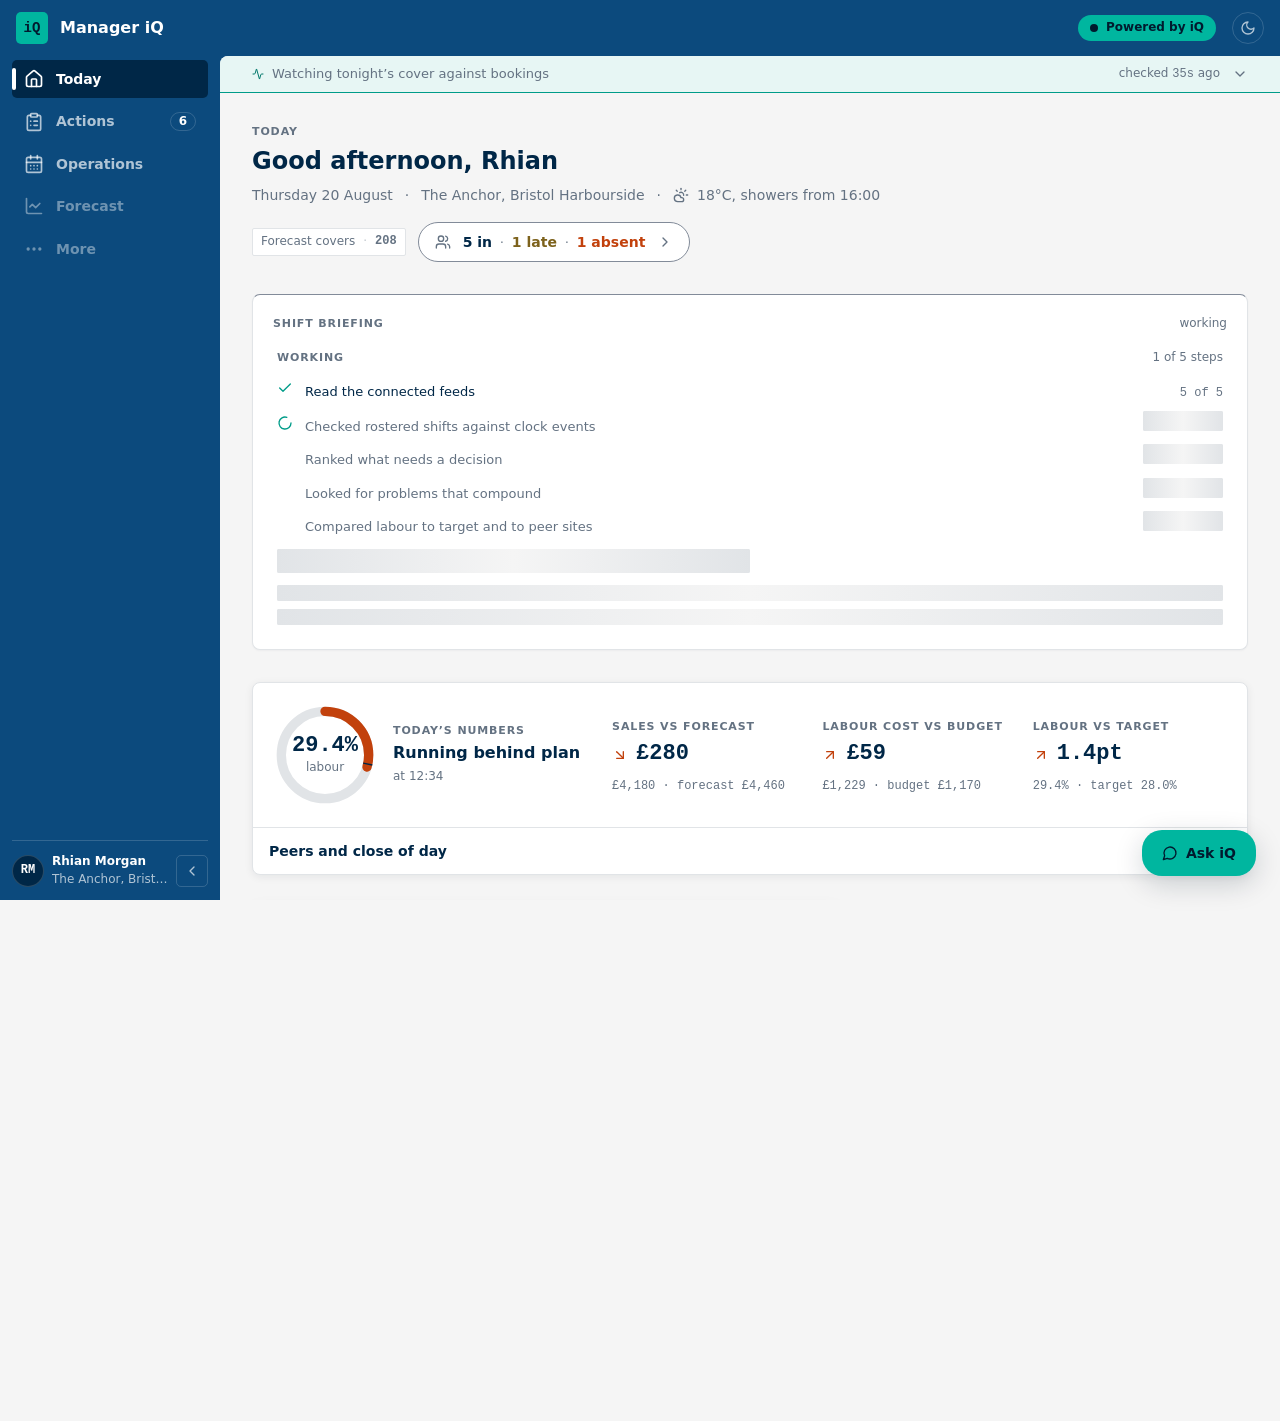
<file: index.html>
<!doctype html>
<html lang="en-GB">
  <head>
    <meta charset="UTF-8" />
    <meta name="viewport" content="width=device-width, initial-scale=1.0" />
    <title>Manager iQ — Fourth</title>
    <script type="module" crossorigin src="./assets/index-Zch5ZraL.js"></script>
    <link rel="stylesheet" crossorigin href="./assets/index-DzK53aA8.css">
  </head>
  <body>
    <div id="root"></div>
  </body>
</html>
</file>
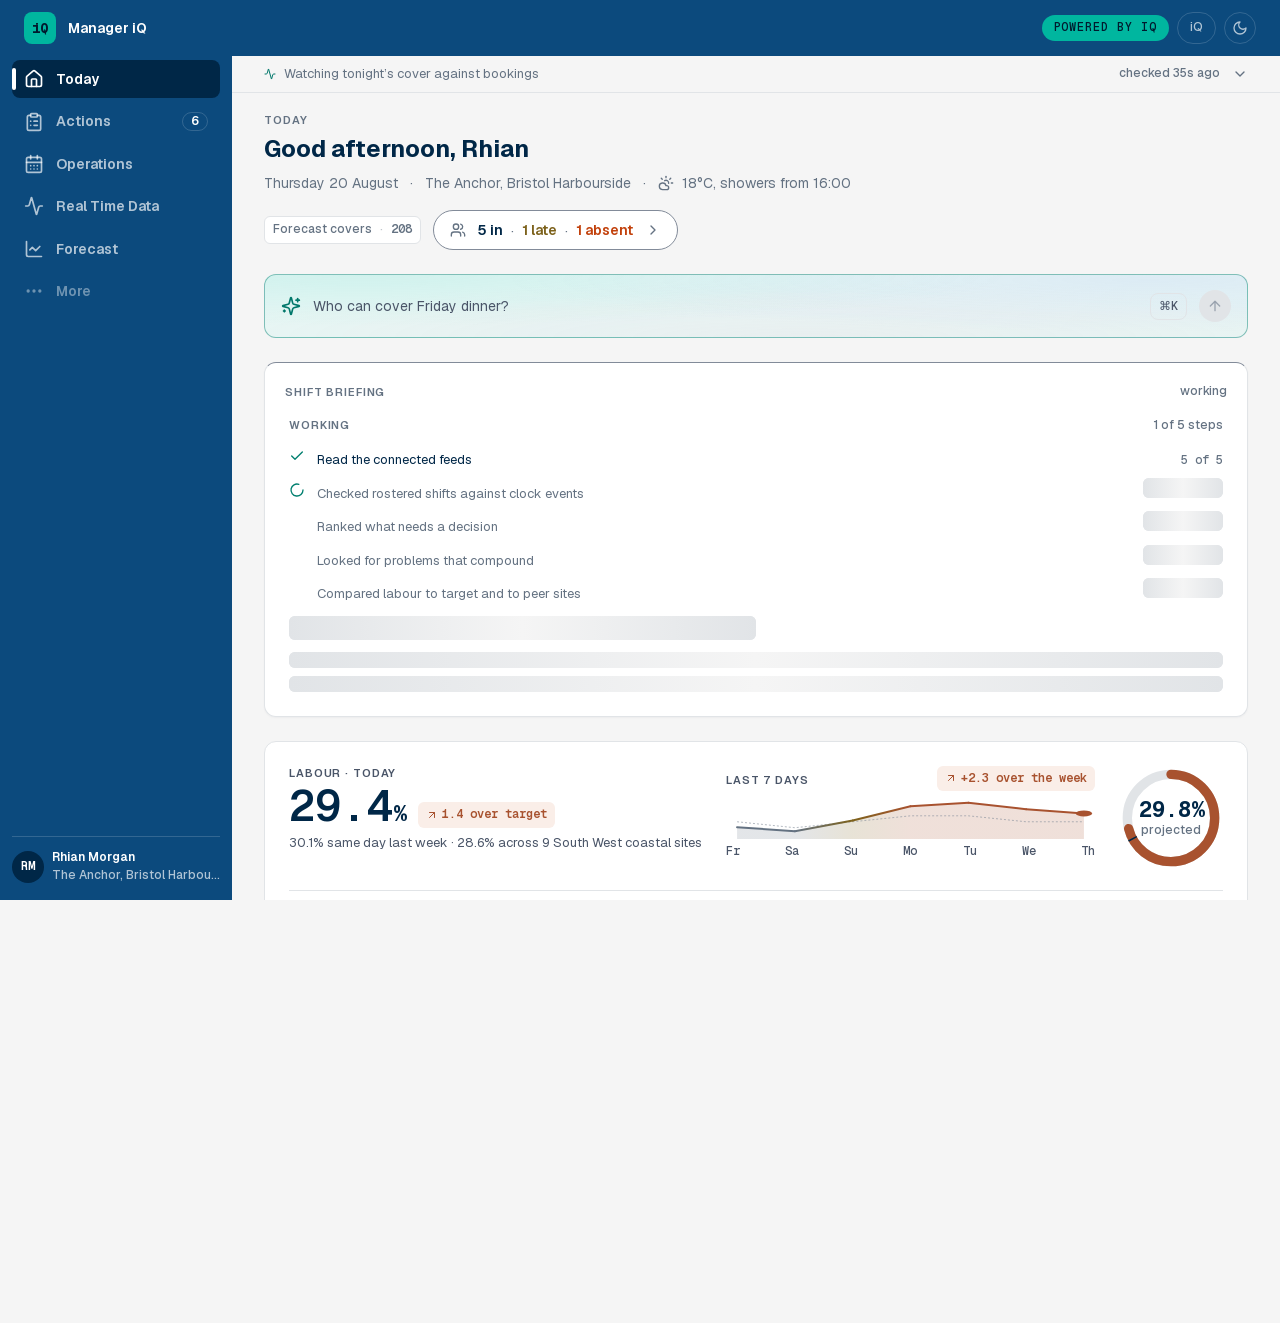
<file: v2/index.html>
<!doctype html>
<html lang="en-GB">
  <head>
    <meta charset="UTF-8" />
    <meta name="viewport" content="width=device-width, initial-scale=1.0" />
    <title>Manager iQ — Fourth</title>
    <script type="module" crossorigin src="./assets/index-B3fNMEFY.js"></script>
    <link rel="stylesheet" crossorigin href="./assets/index-BteDO0lY.css">
  </head>
  <body>
    <div id="root"></div>
  </body>
</html>
</file>
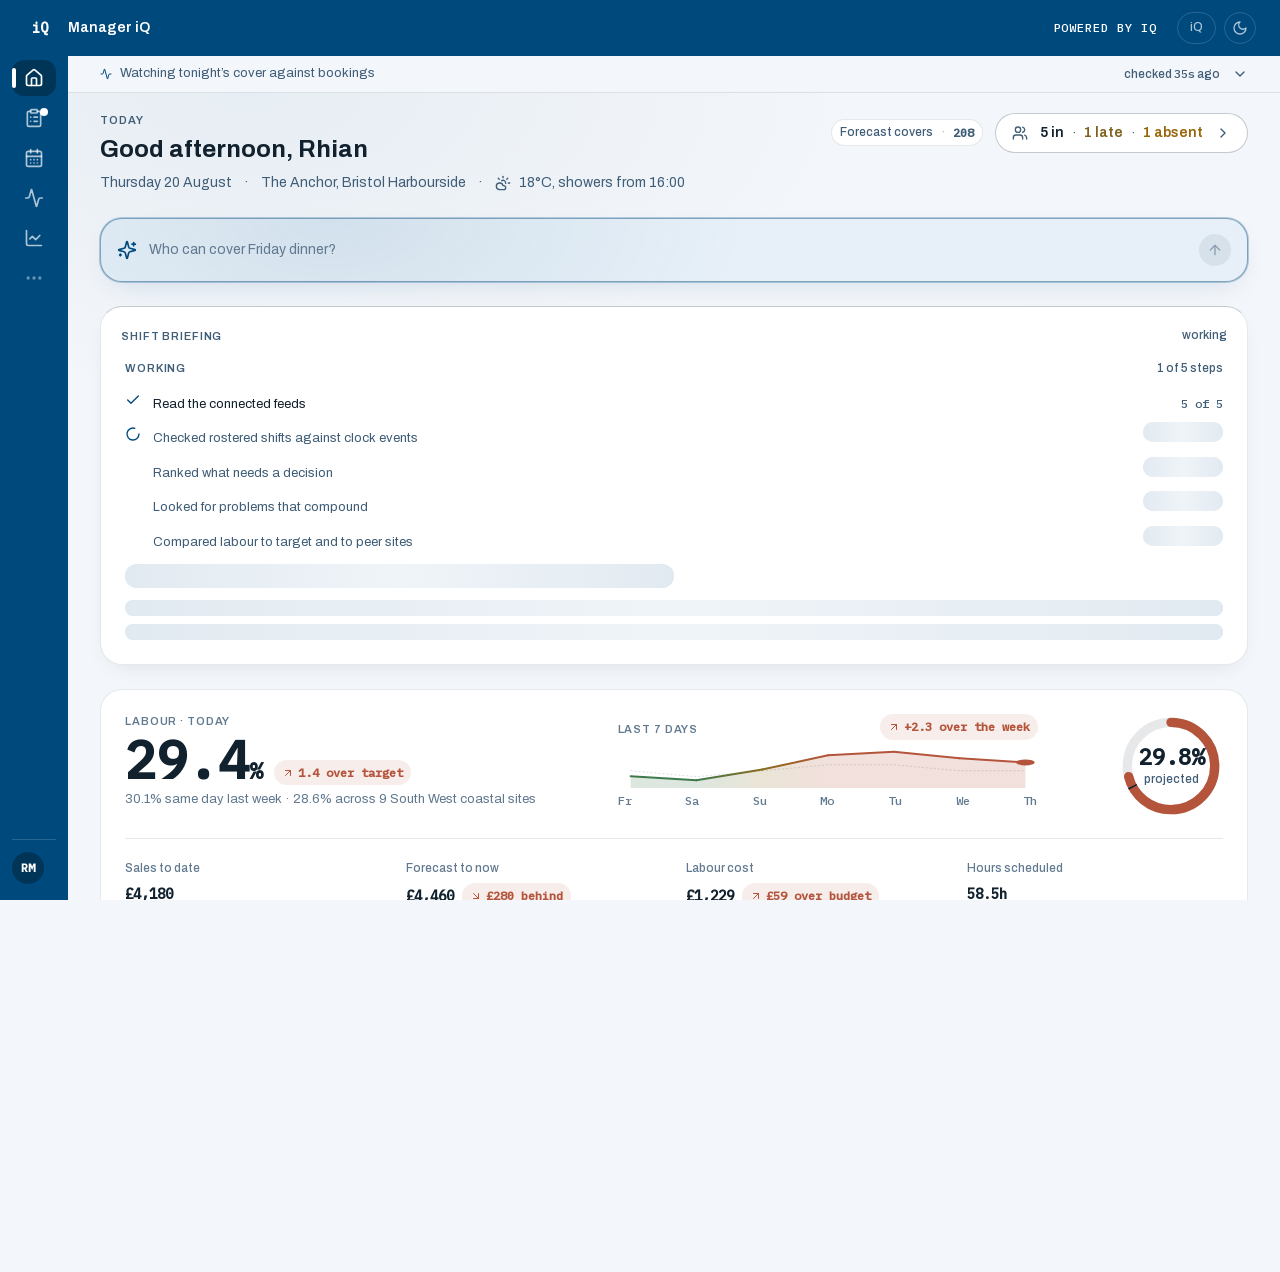
<file: v3/index.html>
<!doctype html>
<html lang="en-GB">
  <head>
    <meta charset="UTF-8" />
    <meta name="viewport" content="width=device-width, initial-scale=1.0" />
    <title>Manager iQ — Fourth</title>
    <script type="module" crossorigin src="./assets/index-CTdxy1br.js"></script>
    <link rel="stylesheet" crossorigin href="./assets/index-CnxRrAvr.css">
  </head>
  <body>
    <div id="root"></div>
  </body>
</html>
</file>
<file: assets/index-DzK53aA8.css>
:root{--semantic-surface-page: #F5F5F5;--semantic-surface-raised: #FFFFFF;--semantic-surface-sunken: #F5F5F5;--semantic-surface-chrome: #0C4A7D;--semantic-surface-chrome-deep: #002747;--semantic-surface-overlay: rgba(0,26,46,.48);--semantic-surface-floating: #FFFFFF;--semantic-surface-accent-soft: #E7F6F4;--semantic-surface-canvas-wash: none;--semantic-text-primary: #002747;--semantic-text-secondary: #647282;--semantic-text-muted: #4A5568;--semantic-text-disabled: #9AA3AF;--semantic-text-on-chrome: #FFFFFF;--semantic-text-on-chrome-muted: rgba(255,255,255,.68);--semantic-text-on-accent: #FFFFFF;--semantic-text-accent: #00776A;--semantic-border-default: #E1E4E7;--semantic-border-strong: #828B99;--semantic-border-accent: #009C89;--semantic-border-focus: #009C89;--semantic-border-on-chrome: rgba(255,255,255,.16);--semantic-accent-default: #00B69F;--semantic-accent-ink: #009C89;--semantic-accent-badge-bg: #00B69F;--semantic-accent-badge-fg: #001A2E;--semantic-accent-hover: #009C89;--semantic-accent-active: #007F6F;--semantic-accent-secondary: #6FB4E3;--semantic-action-primary-bg: #002747;--semantic-action-primary-bg-hover: #0C4A7D;--semantic-action-primary-bg-active: #001A2E;--semantic-action-primary-fg: #FFFFFF;--semantic-action-primary-bg-disabled: #E1E4E7;--semantic-action-primary-fg-disabled: #9AA3AF;--semantic-action-secondary-bg: #FFFFFF;--semantic-action-secondary-bg-hover: #F5F5F5;--semantic-action-secondary-border: #828B99;--semantic-action-ghost-bg-hover: #F5F5F5;--semantic-state-hover-overlay: rgba(0,39,71,.04);--semantic-state-active-overlay: rgba(0,39,71,.08);--semantic-state-selected-bg: #E7F6F4;--semantic-state-selected-border: #00B69F;--semantic-state-focus-ring: #009C89;--semantic-state-focus-ring-width: 2px;--semantic-state-focus-ring-offset: 2px;--semantic-state-disabled-opacity: .48;--semantic-state-skeleton: #E1E4E7;--semantic-state-skeleton-sheen: #F5F5F5;--semantic-severity-critical-ink: #CD142F;--semantic-severity-critical-tint: #FBEEF0;--semantic-severity-critical-fill: #CD142F;--semantic-severity-critical-keyline: #CD142F;--semantic-severity-high-keyline: #C2410C;--semantic-severity-high-ink: #C2410C;--semantic-severity-high-tint: #FBEEE6;--semantic-severity-medium-keyline: #7D621C;--semantic-severity-medium-ink: #7D621C;--semantic-severity-medium-tint: #F7F2E2;--semantic-severity-low-keyline: #4A5568;--semantic-severity-low-ink: #4A5568;--semantic-severity-low-tint: #F5F5F5;--semantic-severity-resolved-keyline: #3F7A4D;--semantic-severity-resolved-ink: #3F7A4D;--semantic-severity-resolved-tint: #EAF4EC;--semantic-domain-workforce-ink: #5B4B8A;--semantic-domain-workforce-tint: #EFECF7;--semantic-domain-workforce-label: Workforce;--semantic-domain-hr-ink: #A8522F;--semantic-domain-hr-tint: #FAEEE8;--semantic-domain-hr-label: HR;--semantic-domain-inventory-ink: #3F7A4D;--semantic-domain-inventory-tint: #EAF4EC;--semantic-domain-inventory-label: Inventory;--semantic-domain-forecast-ink: #2A5F8F;--semantic-domain-forecast-tint: #E9F0F7;--semantic-domain-forecast-label: Forecast;--semantic-domain-compliance-ink: #7D621C;--semantic-domain-compliance-tint: #F7F2E2;--semantic-domain-compliance-label: Compliance;--semantic-domain-time-attendance-ink: #0C4A7D;--semantic-domain-time-attendance-tint: #EAF3FB;--semantic-domain-time-attendance-label: Time & attendance;--semantic-type-family: Poppins, system-ui, sans-serif;--semantic-type-family-mono: "IBM Plex Mono", ui-monospace, monospace;--semantic-type-weight-regular: 400;--semantic-type-weight-medium: 500;--semantic-type-weight-semibold: 600;--semantic-type-weight-bold: 700;--semantic-type-scale-display-size: 2rem;--semantic-type-scale-display-line-height: 1.15;--semantic-type-scale-display-weight: 700;--semantic-type-scale-h1-size: 1.5rem;--semantic-type-scale-h1-line-height: 1.2;--semantic-type-scale-h1-weight: 700;--semantic-type-scale-h2-size: 1.1875rem;--semantic-type-scale-h2-line-height: 1.3;--semantic-type-scale-h2-weight: 600;--semantic-type-scale-h3-size: 1rem;--semantic-type-scale-h3-line-height: 1.4;--semantic-type-scale-h3-weight: 600;--semantic-type-scale-body-size: .875rem;--semantic-type-scale-body-line-height: 1.6;--semantic-type-scale-body-weight: 400;--semantic-type-scale-body-strong-size: .875rem;--semantic-type-scale-body-strong-line-height: 1.6;--semantic-type-scale-body-strong-weight: 600;--semantic-type-scale-small-size: .8125rem;--semantic-type-scale-small-line-height: 1.5;--semantic-type-scale-small-weight: 400;--semantic-type-scale-caption-size: .75rem;--semantic-type-scale-caption-line-height: 1.45;--semantic-type-scale-caption-weight: 500;--semantic-type-scale-overline-size: .6875rem;--semantic-type-scale-overline-line-height: 1.3;--semantic-type-scale-overline-weight: 600;--semantic-type-scale-overline-tracking: .08em;--semantic-type-scale-overline-transform: uppercase;--semantic-type-scale-metric-size: 1.375rem;--semantic-type-scale-metric-line-height: 1.2;--semantic-type-scale-metric-weight: 700;--semantic-type-scale-metric-family: mono;--semantic-space-0: 0;--semantic-space-1: .25rem;--semantic-space-2: .5rem;--semantic-space-3: .75rem;--semantic-space-4: 1rem;--semantic-space-5: 1.25rem;--semantic-space-6: 1.5rem;--semantic-space-8: 2rem;--semantic-space-10: 2.5rem;--semantic-space-12: 3rem;--semantic-space-16: 4rem;--semantic-shape-radius-card: 8px;--semantic-shape-radius-control: 5px;--semantic-shape-radius-pill: 20px;--semantic-shape-radius-chip: 2px;--semantic-shape-border-width: 1px;--semantic-shape-border-width-accent: 1.5px;--semantic-shape-ring-stroke: 9;--semantic-elevation-none: none;--semantic-elevation-raised: 0 1px 2px rgba(0,26,46,.04);--semantic-elevation-lifted: 0 2px 8px rgba(0,26,46,.07);--semantic-elevation-hero: 0 6px 20px rgba(0,26,46,.1);--semantic-elevation-floating: 0 8px 28px rgba(0,26,46,.18);--semantic-elevation-overlay: 0 8px 24px rgba(0,26,46,.12);--semantic-elevation-glow-agent: none;--semantic-elevation-glow-agent-strong: none;--semantic-motion-duration-instant: 80ms;--semantic-motion-duration-fast: .16s;--semantic-motion-duration-ui: .2s;--semantic-motion-duration-step: .7s;--semantic-motion-duration-typing: 1s;--semantic-motion-duration-sheen: 1.4s;--semantic-motion-duration-sequence: 3s;--semantic-motion-interval-status: 10s;--semantic-motion-ease-standard: cubic-bezier(.2, 0, 0, 1);--semantic-motion-ease-exit: cubic-bezier(.4, 0, 1, 1);--semantic-layout-sidebar-expanded: 220px;--semantic-layout-sidebar-collapsed: 72px;--semantic-layout-content-max-width: 1440px;--semantic-layout-top-bar-height: 56px;--semantic-layout-ring-size: 104px;--semantic-layout-ring-size-small: 64px;--semantic-layout-ask-panel-width: 420px;--semantic-layout-canvas-wash: none;--semantic-layout-dialog-max-height: calc(100vh - 3rem) ;--semantic-layout-breakpoint-mobile: 768px;--semantic-layout-breakpoint-tablet: 1024px;--primitive-navy-600: #1A6BA8;--primitive-navy-700: #0C4A7D;--primitive-navy-800: #002747;--primitive-navy-900: #001A2E;--primitive-slate-500: #7A8595;--primitive-slate-600: #5B6675;--primitive-slate-700: #414C5C;--primitive-slate-800: #333C4B;--primitive-slate-850: #2A3240;--primitive-slate-900: #1F2734;--primitive-slate-950: #151A23;--primitive-slate-975: #0E1218;--primitive-slate-990: #080B0F;--primitive-teal-100: #E7F6F4;--primitive-teal-300: #5FD9C7;--primitive-teal-350: #2DD4BF;--primitive-teal-400: #33C5B2;--primitive-teal-500: #00B69F;--primitive-teal-600: #009C89;--primitive-teal-700: #007F6F;--primitive-teal-800: #00776A;--primitive-teal-900: #04302C;--primitive-sky-100: #EAF3FB;--primitive-sky-300: #AAD5F2;--primitive-sky-500: #6FB4E3;--primitive-sky-900: #0E2438;--primitive-neutral-100: #F5F5F5;--primitive-neutral-200: #E1E4E7;--primitive-neutral-250: #E7EBF0;--primitive-neutral-300: #CFD1D1;--primitive-neutral-350: #98A2B0;--primitive-neutral-400: #9AA3AF;--primitive-neutral-500: #828B99;--primitive-neutral-600: #647282;--primitive-neutral-700: #4A5568;--primitive-neutral-900: #1F2733;--primitive-neutral-000: #FFFFFF;--primitive-red-100: #FBEEF0;--primitive-red-300: #FF9BA6;--primitive-red-350: #F87171;--primitive-red-600: #CD142F;--primitive-red-700: #A50F25;--primitive-red-900: #7F1D1D;--primitive-orange-100: #FBEEE6;--primitive-orange-300: #FFB287;--primitive-orange-350: #FBBF6B;--primitive-orange-600: #C2410C;--primitive-orange-900: #3A1B0A;--primitive-ochre-100: #F7F2E2;--primitive-ochre-300: #E3C76D;--primitive-ochre-600: #8A6D1F;--primitive-ochre-700: #7D621C;--primitive-ochre-900: #332B0D;--primitive-green-100: #EAF4EC;--primitive-green-300: #93D7A4;--primitive-green-600: #3F7A4D;--primitive-green-900: #0F2E19;--primitive-violet-100: #EFECF7;--primitive-violet-300: #BBACEA;--primitive-violet-600: #5B4B8A;--primitive-violet-900: #231C3F;--primitive-terracotta-100: #FAEEE8;--primitive-terracotta-300: #F2AC8F;--primitive-terracotta-600: #A8522F;--primitive-terracotta-900: #341810;--primitive-steelblue-100: #E9F0F7;--primitive-steelblue-300: #93C4EC;--primitive-steelblue-600: #2A5F8F;--primitive-steelblue-900: #122A3D;--background: #F5F5F5;--foreground: #002747;--card: #FFFFFF;--card-foreground: #002747;--popover: #FFFFFF;--popover-foreground: #002747;--primary: #002747;--primary-foreground: #FFFFFF;--secondary: #F5F5F5;--secondary-foreground: #002747;--muted: #F5F5F5;--muted-foreground: #647282;--accent: #00B69F;--accent-foreground: #FFFFFF;--destructive: #CD142F;--destructive-foreground: #FFFFFF;--border: #E1E4E7;--input: #828B99;--ring: #009C89;--radius: 5px}[data-scheme=dark]{--semantic-accent-active: #33C5B2;--semantic-accent-badge-bg: #2DD4BF;--semantic-accent-badge-fg: #0E1218;--semantic-accent-default: #2DD4BF;--semantic-accent-ink: #2DD4BF;--semantic-accent-hover: #5FD9C7;--semantic-accent-secondary: #AAD5F2;--semantic-action-ghost-bg-hover: #2A3240;--semantic-action-primary-bg: #414C5C;--semantic-action-primary-bg-active: #333C4B;--semantic-action-primary-bg-disabled: #2A3240;--semantic-action-primary-bg-hover: #5B6675;--semantic-action-primary-fg: #E7EBF0;--semantic-action-primary-fg-disabled: #5B6675;--semantic-action-secondary-bg: #1F2734;--semantic-action-secondary-bg-hover: #2A3240;--semantic-action-secondary-border: #7A8595;--semantic-border-accent: rgba(45,212,191,.45);--semantic-border-default: #333C4B;--semantic-border-focus: #2DD4BF;--semantic-border-on-chrome: rgba(231,235,240,.1);--semantic-border-strong: #7A8595;--semantic-domain-compliance-ink: #E7EBF0;--semantic-domain-compliance-tint: #1F2734;--semantic-domain-forecast-ink: #E7EBF0;--semantic-domain-forecast-tint: #1F2734;--semantic-domain-hr-ink: #E7EBF0;--semantic-domain-hr-tint: #1F2734;--semantic-domain-inventory-ink: #E7EBF0;--semantic-domain-inventory-tint: #1F2734;--semantic-domain-time-attendance-ink: #E7EBF0;--semantic-domain-time-attendance-tint: #1F2734;--semantic-domain-workforce-ink: #E7EBF0;--semantic-domain-workforce-tint: #1F2734;--semantic-elevation-glow-agent: 0 0 0 1px rgba(45,212,191,.22), 0 0 18px rgba(45,212,191,.1);--semantic-elevation-glow-agent-strong: 0 0 0 1px rgba(45,212,191,.34), 0 0 26px rgba(45,212,191,.16);--semantic-elevation-floating: 0 6px 20px rgba(0,0,0,.5);--semantic-elevation-hero: 0 2px 6px rgba(0,0,0,.4);--semantic-elevation-lifted: 0 1px 2px rgba(0,0,0,.34);--semantic-elevation-none: none;--semantic-elevation-overlay: 0 8px 26px rgba(0,0,0,.55);--semantic-elevation-raised: 0 1px 1px rgba(0,0,0,.28);--semantic-severity-critical-fill: #7F1D1D;--semantic-severity-critical-ink: #F87171;--semantic-severity-critical-tint: #7F1D1D;--semantic-severity-high-ink: #FBBF6B;--semantic-severity-high-tint: #1F2734;--semantic-severity-low-ink: #98A2B0;--semantic-severity-low-tint: #1F2734;--semantic-severity-medium-ink: #FBBF6B;--semantic-severity-medium-tint: #1F2734;--semantic-severity-resolved-ink: #E7EBF0;--semantic-severity-resolved-tint: #1F2734;--semantic-state-active-overlay: rgba(231,235,240,.08);--semantic-state-focus-ring: #2DD4BF;--semantic-state-hover-overlay: rgba(231,235,240,.04);--semantic-state-selected-bg: #2A3240;--semantic-state-selected-border: #2DD4BF;--semantic-state-skeleton: #2A3240;--semantic-state-skeleton-sheen: #333C4B;--semantic-surface-canvas-wash: radial-gradient(1200px 600px at 20% -10%, rgba(45,212,191,.05), transparent 60%), linear-gradient(180deg, rgba(231,235,240,.022), transparent 40%);--semantic-surface-floating: #2A3240;--semantic-severity-critical-keyline: rgba(248,113,113,.7);--semantic-severity-high-keyline: rgba(251,191,107,.45);--semantic-severity-medium-keyline: rgba(251,191,107,.4);--semantic-severity-low-keyline: rgba(152,162,176,.35);--semantic-severity-resolved-keyline: rgba(231,235,240,.35);--semantic-surface-accent-soft: #1F2734;--semantic-surface-chrome: #080B0F;--semantic-surface-chrome-deep: #1F2734;--semantic-surface-overlay: rgba(4,6,9,.78);--semantic-surface-page: #151A23;--semantic-surface-raised: #1F2734;--semantic-surface-sunken: #0E1218;--semantic-text-accent: #2DD4BF;--semantic-text-disabled: #5B6675;--semantic-text-muted: #98A2B0;--semantic-text-on-accent: #E7EBF0;--semantic-text-on-chrome: #E7EBF0;--semantic-text-on-chrome-muted: rgba(231,235,240,.64);--semantic-text-primary: #E7EBF0;--semantic-text-secondary: #98A2B0}[data-radius=soft]{--semantic-shape-radius-card: 16px;--semantic-shape-radius-control: 10px;--semantic-shape-radius-chip: 6px;--semantic-shape-radius-pill: 20px}*,:before,:after{--tw-border-spacing-x: 0;--tw-border-spacing-y: 0;--tw-translate-x: 0;--tw-translate-y: 0;--tw-rotate: 0;--tw-skew-x: 0;--tw-skew-y: 0;--tw-scale-x: 1;--tw-scale-y: 1;--tw-pan-x: ;--tw-pan-y: ;--tw-pinch-zoom: ;--tw-scroll-snap-strictness: proximity;--tw-gradient-from-position: ;--tw-gradient-via-position: ;--tw-gradient-to-position: ;--tw-ordinal: ;--tw-slashed-zero: ;--tw-numeric-figure: ;--tw-numeric-spacing: ;--tw-numeric-fraction: ;--tw-ring-inset: ;--tw-ring-offset-width: 0px;--tw-ring-offset-color: #fff;--tw-ring-color: rgb(59 130 246 / .5);--tw-ring-offset-shadow: 0 0 #0000;--tw-ring-shadow: 0 0 #0000;--tw-shadow: 0 0 #0000;--tw-shadow-colored: 0 0 #0000;--tw-blur: ;--tw-brightness: ;--tw-contrast: ;--tw-grayscale: ;--tw-hue-rotate: ;--tw-invert: ;--tw-saturate: ;--tw-sepia: ;--tw-drop-shadow: ;--tw-backdrop-blur: ;--tw-backdrop-brightness: ;--tw-backdrop-contrast: ;--tw-backdrop-grayscale: ;--tw-backdrop-hue-rotate: ;--tw-backdrop-invert: ;--tw-backdrop-opacity: ;--tw-backdrop-saturate: ;--tw-backdrop-sepia: ;--tw-contain-size: ;--tw-contain-layout: ;--tw-contain-paint: ;--tw-contain-style: }::backdrop{--tw-border-spacing-x: 0;--tw-border-spacing-y: 0;--tw-translate-x: 0;--tw-translate-y: 0;--tw-rotate: 0;--tw-skew-x: 0;--tw-skew-y: 0;--tw-scale-x: 1;--tw-scale-y: 1;--tw-pan-x: ;--tw-pan-y: ;--tw-pinch-zoom: ;--tw-scroll-snap-strictness: proximity;--tw-gradient-from-position: ;--tw-gradient-via-position: ;--tw-gradient-to-position: ;--tw-ordinal: ;--tw-slashed-zero: ;--tw-numeric-figure: ;--tw-numeric-spacing: ;--tw-numeric-fraction: ;--tw-ring-inset: ;--tw-ring-offset-width: 0px;--tw-ring-offset-color: #fff;--tw-ring-color: rgb(59 130 246 / .5);--tw-ring-offset-shadow: 0 0 #0000;--tw-ring-shadow: 0 0 #0000;--tw-shadow: 0 0 #0000;--tw-shadow-colored: 0 0 #0000;--tw-blur: ;--tw-brightness: ;--tw-contrast: ;--tw-grayscale: ;--tw-hue-rotate: ;--tw-invert: ;--tw-saturate: ;--tw-sepia: ;--tw-drop-shadow: ;--tw-backdrop-blur: ;--tw-backdrop-brightness: ;--tw-backdrop-contrast: ;--tw-backdrop-grayscale: ;--tw-backdrop-hue-rotate: ;--tw-backdrop-invert: ;--tw-backdrop-opacity: ;--tw-backdrop-saturate: ;--tw-backdrop-sepia: ;--tw-contain-size: ;--tw-contain-layout: ;--tw-contain-paint: ;--tw-contain-style: }*,:before,:after{box-sizing:border-box;border-width:0;border-style:solid;border-color:var(--semantic-border-default)}:before,:after{--tw-content: ""}html,:host{line-height:1.5;-webkit-text-size-adjust:100%;-moz-tab-size:4;-o-tab-size:4;tab-size:4;font-family:var(--semantic-type-family);font-feature-settings:normal;font-variation-settings:normal;-webkit-tap-highlight-color:transparent}body{margin:0;line-height:inherit}hr{height:0;color:inherit;border-top-width:1px}abbr:where([title]){-webkit-text-decoration:underline dotted;text-decoration:underline dotted}h1,h2,h3,h4,h5,h6{font-size:inherit;font-weight:inherit}a{color:inherit;text-decoration:inherit}b,strong{font-weight:bolder}code,kbd,samp,pre{font-family:var(--semantic-type-family-mono);font-feature-settings:normal;font-variation-settings:normal;font-size:1em}small{font-size:80%}sub,sup{font-size:75%;line-height:0;position:relative;vertical-align:baseline}sub{bottom:-.25em}sup{top:-.5em}table{text-indent:0;border-color:inherit;border-collapse:collapse}button,input,optgroup,select,textarea{font-family:inherit;font-feature-settings:inherit;font-variation-settings:inherit;font-size:100%;font-weight:inherit;line-height:inherit;letter-spacing:inherit;color:inherit;margin:0;padding:0}button,select{text-transform:none}button,input:where([type=button]),input:where([type=reset]),input:where([type=submit]){-webkit-appearance:button;background-color:transparent;background-image:none}:-moz-focusring{outline:auto}:-moz-ui-invalid{box-shadow:none}progress{vertical-align:baseline}::-webkit-inner-spin-button,::-webkit-outer-spin-button{height:auto}[type=search]{-webkit-appearance:textfield;outline-offset:-2px}::-webkit-search-decoration{-webkit-appearance:none}::-webkit-file-upload-button{-webkit-appearance:button;font:inherit}summary{display:list-item}blockquote,dl,dd,h1,h2,h3,h4,h5,h6,hr,figure,p,pre{margin:0}fieldset{margin:0;padding:0}legend{padding:0}ol,ul,menu{list-style:none;margin:0;padding:0}dialog{padding:0}textarea{resize:vertical}input::-moz-placeholder,textarea::-moz-placeholder{opacity:1;color:#9ca3af}input::placeholder,textarea::placeholder{opacity:1;color:#9ca3af}button,[role=button]{cursor:pointer}:disabled{cursor:default}img,svg,video,canvas,audio,iframe,embed,object{display:block;vertical-align:middle}img,video{max-width:100%;height:auto}[hidden]:where(:not([hidden=until-found])){display:none}html,body,#root{height:100%;overflow:hidden}html{font-family:var(--semantic-type-family);-webkit-font-smoothing:antialiased}body{background-color:var(--semantic-surface-page);color:var(--semantic-text-primary)}::-moz-placeholder{color:var(--semantic-text-disabled)}::placeholder{color:var(--semantic-text-disabled)}:focus-visible{outline:var(--semantic-state-focus-ring-width) solid var(--semantic-state-focus-ring);outline-offset:var(--semantic-state-focus-ring-offset)}.\!container{width:100%!important}.container{width:100%}@media (min-width: 640px){.\!container{max-width:640px!important}.container{max-width:640px}}@media (min-width: 768px){.\!container{max-width:768px!important}.container{max-width:768px}}@media (min-width: 1024px){.\!container{max-width:1024px!important}.container{max-width:1024px}}@media (min-width: 1280px){.\!container{max-width:1280px!important}.container{max-width:1280px}}@media (min-width: 1536px){.\!container{max-width:1536px!important}.container{max-width:1536px}}.sr-only{position:absolute;width:1px;height:1px;padding:0;margin:-1px;overflow:hidden;clip:rect(0,0,0,0);white-space:nowrap;border-width:0}.pointer-events-none{pointer-events:none}.visible{visibility:visible}.invisible{visibility:hidden}.collapse{visibility:collapse}.static{position:static}.fixed{position:fixed}.absolute{position:absolute}.relative{position:relative}.sticky{position:sticky}.inset-0{inset:var(--semantic-space-0)}.inset-y-2{top:var(--semantic-space-2);bottom:var(--semantic-space-2)}.bottom-6{bottom:var(--semantic-space-6)}.left-0{left:var(--semantic-space-0)}.left-1\/2{left:50%}.left-3{left:var(--semantic-space-3)}.right-0{right:var(--semantic-space-0)}.right-2{right:var(--semantic-space-2)}.right-6{right:var(--semantic-space-6)}.top-1\/2{top:50%}.top-2{top:var(--semantic-space-2)}.top-full{top:100%}.z-10{z-index:10}.z-20{z-index:20}.z-30{z-index:30}.z-40{z-index:40}.z-50{z-index:50}.mx-1{margin-left:var(--semantic-space-1);margin-right:var(--semantic-space-1)}.mx-auto{margin-left:auto;margin-right:auto}.mt-1{margin-top:var(--semantic-space-1)}.mt-2{margin-top:var(--semantic-space-2)}.mt-auto{margin-top:auto}.block{display:block}.flex{display:flex}.inline-flex{display:inline-flex}.table{display:table}.grid{display:grid}.hidden{display:none}.size-2{width:var(--semantic-space-2);height:var(--semantic-space-2)}.size-3{width:var(--semantic-space-3);height:var(--semantic-space-3)}.size-4{width:var(--semantic-space-4);height:var(--semantic-space-4)}.size-5{width:var(--semantic-space-5);height:var(--semantic-space-5)}.size-6{width:var(--semantic-space-6);height:var(--semantic-space-6)}.size-8{width:var(--semantic-space-8);height:var(--semantic-space-8)}.size-full{width:100%;height:100%}.size-ring-size{width:var(--semantic-layout-ring-size);height:var(--semantic-layout-ring-size)}.size-ring-size-small{width:var(--semantic-layout-ring-size-small);height:var(--semantic-layout-ring-size-small)}.h-24{height:6rem}.h-3{height:var(--semantic-space-3)}.h-4{height:var(--semantic-space-4)}.h-5{height:var(--semantic-space-5)}.h-6{height:var(--semantic-space-6)}.h-8{height:var(--semantic-space-8)}.h-full{height:100%}.h-screen{height:100vh}.h-top-bar-height{height:var(--semantic-layout-top-bar-height)}.max-h-breakpoint-mobile{max-height:var(--semantic-layout-breakpoint-mobile)}.max-h-dialog-max-height{max-height:var(--semantic-layout-dialog-max-height)}.min-h-0{min-height:var(--semantic-space-0)}.min-h-full{min-height:100%}.min-h-screen{min-height:100vh}.w-1{width:var(--semantic-space-1)}.w-1\/2{width:50%}.w-20{width:5rem}.w-24{width:6rem}.w-fit{width:-moz-fit-content;width:fit-content}.w-full{width:100%}.w-px{width:1px}.w-sidebar-collapsed{width:var(--semantic-layout-sidebar-collapsed)}.w-sidebar-expanded{width:var(--semantic-layout-sidebar-expanded)}.min-w-0{min-width:var(--semantic-space-0)}.min-w-56{min-width:14rem}.max-w-content-max-width{max-width:var(--semantic-layout-content-max-width)}.max-w-sidebar-expanded{max-width:var(--semantic-layout-sidebar-expanded)}.flex-1{flex:1 1 0%}.shrink{flex-shrink:1}.shrink-0{flex-shrink:0}.border-collapse{border-collapse:collapse}.-translate-x-1\/2{--tw-translate-x: -50%;transform:translate(var(--tw-translate-x),var(--tw-translate-y)) rotate(var(--tw-rotate)) skew(var(--tw-skew-x)) skewY(var(--tw-skew-y)) scaleX(var(--tw-scale-x)) scaleY(var(--tw-scale-y))}.-translate-y-1\/2{--tw-translate-y: -50%;transform:translate(var(--tw-translate-x),var(--tw-translate-y)) rotate(var(--tw-rotate)) skew(var(--tw-skew-x)) skewY(var(--tw-skew-y)) scaleX(var(--tw-scale-x)) scaleY(var(--tw-scale-y))}.-rotate-90{--tw-rotate: -90deg;transform:translate(var(--tw-translate-x),var(--tw-translate-y)) rotate(var(--tw-rotate)) skew(var(--tw-skew-x)) skewY(var(--tw-skew-y)) scaleX(var(--tw-scale-x)) scaleY(var(--tw-scale-y))}.rotate-180{--tw-rotate: 180deg;transform:translate(var(--tw-translate-x),var(--tw-translate-y)) rotate(var(--tw-rotate)) skew(var(--tw-skew-x)) skewY(var(--tw-skew-y)) scaleX(var(--tw-scale-x)) scaleY(var(--tw-scale-y))}@keyframes pulse{50%{opacity:.5}}.animate-pulse{animation:pulse 2s cubic-bezier(.4,0,.6,1) infinite}@keyframes sheen{0%{transform:translate(-100%)}to{transform:translate(100%)}}.animate-sheen{animation:sheen var(--semantic-motion-duration-sheen) var(--semantic-motion-ease-standard) infinite}@keyframes spin{to{transform:rotate(360deg)}}.animate-spin{animation:spin 1s linear infinite}.cursor-not-allowed{cursor:not-allowed}.cursor-pointer{cursor:pointer}.resize-y{resize:vertical}.grid-cols-1{grid-template-columns:repeat(1,minmax(0,1fr))}.grid-cols-2{grid-template-columns:repeat(2,minmax(0,1fr))}.flex-row{flex-direction:row}.flex-col{flex-direction:column}.flex-wrap{flex-wrap:wrap}.items-start{align-items:flex-start}.items-end{align-items:flex-end}.items-center{align-items:center}.items-baseline{align-items:baseline}.justify-end{justify-content:flex-end}.justify-center{justify-content:center}.justify-between{justify-content:space-between}.gap-0{gap:var(--semantic-space-0)}.gap-1{gap:var(--semantic-space-1)}.gap-2{gap:var(--semantic-space-2)}.gap-3{gap:var(--semantic-space-3)}.gap-4{gap:var(--semantic-space-4)}.gap-5{gap:var(--semantic-space-5)}.gap-6{gap:var(--semantic-space-6)}.gap-8{gap:var(--semantic-space-8)}.gap-x-3{-moz-column-gap:var(--semantic-space-3);column-gap:var(--semantic-space-3)}.gap-x-4{-moz-column-gap:var(--semantic-space-4);column-gap:var(--semantic-space-4)}.gap-x-5{-moz-column-gap:var(--semantic-space-5);column-gap:var(--semantic-space-5)}.gap-x-6{-moz-column-gap:var(--semantic-space-6);column-gap:var(--semantic-space-6)}.gap-y-1{row-gap:var(--semantic-space-1)}.gap-y-2{row-gap:var(--semantic-space-2)}.gap-y-4{row-gap:var(--semantic-space-4)}.self-center{align-self:center}.overflow-hidden{overflow:hidden}.overflow-x-auto{overflow-x:auto}.overflow-y-auto{overflow-y:auto}.truncate{overflow:hidden;text-overflow:ellipsis;white-space:nowrap}.rounded{border-radius:.25rem}.rounded-card{border-radius:var(--semantic-shape-radius-card)}.rounded-chip{border-radius:var(--semantic-shape-radius-chip)}.rounded-control{border-radius:var(--semantic-shape-radius-control)}.rounded-pill{border-radius:var(--semantic-shape-radius-pill)}.border{border-width:var(--semantic-shape-border-width)}.border-0{border-width:0px}.border-x{border-left-width:var(--semantic-shape-border-width);border-right-width:var(--semantic-shape-border-width)}.border-y{border-top-width:var(--semantic-shape-border-width);border-bottom-width:var(--semantic-shape-border-width)}.border-b{border-bottom-width:var(--semantic-shape-border-width)}.border-l{border-left-width:var(--semantic-shape-border-width)}.border-r{border-right-width:var(--semantic-shape-border-width)}.border-t{border-top-width:var(--semantic-shape-border-width)}.border-t-accent{border-top-width:var(--semantic-shape-border-width-accent)}.border-action-primary-bg{border-color:var(--semantic-action-primary-bg)}.border-action-secondary-border{border-color:var(--semantic-action-secondary-border)}.border-border-accent{border-color:var(--semantic-border-accent)}.border-border-default{border-color:var(--semantic-border-default)}.border-border-focus{border-color:var(--semantic-border-focus)}.border-border-on-chrome{border-color:var(--semantic-border-on-chrome)}.border-border-strong{border-color:var(--semantic-border-strong)}.border-current{border-color:currentColor}.border-severity-critical-ink{border-color:var(--semantic-severity-critical-ink)}.border-t-accent-ink{border-top-color:var(--semantic-accent-ink)}.border-t-border-strong{border-top-color:var(--semantic-border-strong)}.border-t-severity-critical-ink{border-top-color:var(--semantic-severity-critical-ink)}.border-t-severity-critical-keyline{border-top-color:var(--semantic-severity-critical-keyline)}.border-t-severity-high-keyline{border-top-color:var(--semantic-severity-high-keyline)}.border-t-severity-medium-ink{border-top-color:var(--semantic-severity-medium-ink)}.border-t-severity-medium-keyline{border-top-color:var(--semantic-severity-medium-keyline)}.bg-accent-badge-bg{background-color:var(--semantic-accent-badge-bg)}.bg-accent-badge-fg{background-color:var(--semantic-accent-badge-fg)}.bg-accent-ink{background-color:var(--semantic-accent-ink)}.bg-action-primary-bg{background-color:var(--semantic-action-primary-bg)}.bg-action-secondary-bg{background-color:var(--semantic-action-secondary-bg)}.bg-border-strong{background-color:var(--semantic-border-strong)}.bg-domain-compliance-ink{background-color:var(--semantic-domain-compliance-ink)}.bg-domain-forecast-ink{background-color:var(--semantic-domain-forecast-ink)}.bg-domain-hr-ink{background-color:var(--semantic-domain-hr-ink)}.bg-domain-inventory-ink{background-color:var(--semantic-domain-inventory-ink)}.bg-domain-time-attendance-ink{background-color:var(--semantic-domain-time-attendance-ink)}.bg-domain-workforce-ink{background-color:var(--semantic-domain-workforce-ink)}.bg-severity-critical-fill{background-color:var(--semantic-severity-critical-fill)}.bg-severity-critical-ink{background-color:var(--semantic-severity-critical-ink)}.bg-state-selected-bg{background-color:var(--semantic-state-selected-bg)}.bg-state-skeleton{background-color:var(--semantic-state-skeleton)}.bg-surface-accent-soft{background-color:var(--semantic-surface-accent-soft)}.bg-surface-chrome{background-color:var(--semantic-surface-chrome)}.bg-surface-chrome-deep{background-color:var(--semantic-surface-chrome-deep)}.bg-surface-floating{background-color:var(--semantic-surface-floating)}.bg-surface-overlay{background-color:var(--semantic-surface-overlay)}.bg-surface-page{background-color:var(--semantic-surface-page)}.bg-surface-raised{background-color:var(--semantic-surface-raised)}.bg-surface-sunken{background-color:var(--semantic-surface-sunken)}.bg-text-on-chrome{background-color:var(--semantic-text-on-chrome)}.bg-transparent{background-color:transparent}.bg-gradient-to-r{background-image:linear-gradient(to right,var(--tw-gradient-stops))}.from-state-skeleton{--tw-gradient-from: var(--semantic-state-skeleton) var(--tw-gradient-from-position);--tw-gradient-to: rgb(255 255 255 / 0) var(--tw-gradient-to-position);--tw-gradient-stops: var(--tw-gradient-from), var(--tw-gradient-to)}.via-state-skeleton-sheen{--tw-gradient-to: rgb(255 255 255 / 0) var(--tw-gradient-to-position);--tw-gradient-stops: var(--tw-gradient-from), var(--semantic-state-skeleton-sheen) var(--tw-gradient-via-position), var(--tw-gradient-to)}.to-state-skeleton{--tw-gradient-to: var(--semantic-state-skeleton) var(--tw-gradient-to-position)}.stroke-border-default{stroke:var(--semantic-border-default)}.stroke-text-primary{stroke:var(--semantic-text-primary)}.p-0{padding:var(--semantic-space-0)}.p-1{padding:var(--semantic-space-1)}.p-2{padding:var(--semantic-space-2)}.p-3{padding:var(--semantic-space-3)}.p-4{padding:var(--semantic-space-4)}.p-5{padding:var(--semantic-space-5)}.p-6{padding:var(--semantic-space-6)}.p-8{padding:var(--semantic-space-8)}.px-0{padding-left:var(--semantic-space-0);padding-right:var(--semantic-space-0)}.px-2{padding-left:var(--semantic-space-2);padding-right:var(--semantic-space-2)}.px-3{padding-left:var(--semantic-space-3);padding-right:var(--semantic-space-3)}.px-4{padding-left:var(--semantic-space-4);padding-right:var(--semantic-space-4)}.px-5{padding-left:var(--semantic-space-5);padding-right:var(--semantic-space-5)}.px-6{padding-left:var(--semantic-space-6);padding-right:var(--semantic-space-6)}.py-0{padding-top:var(--semantic-space-0);padding-bottom:var(--semantic-space-0)}.py-1{padding-top:var(--semantic-space-1);padding-bottom:var(--semantic-space-1)}.py-12{padding-top:var(--semantic-space-12);padding-bottom:var(--semantic-space-12)}.py-2{padding-top:var(--semantic-space-2);padding-bottom:var(--semantic-space-2)}.py-3{padding-top:var(--semantic-space-3);padding-bottom:var(--semantic-space-3)}.py-4{padding-top:var(--semantic-space-4);padding-bottom:var(--semantic-space-4)}.py-5{padding-top:var(--semantic-space-5);padding-bottom:var(--semantic-space-5)}.pb-2{padding-bottom:var(--semantic-space-2)}.pb-24{padding-bottom:6rem}.pb-3{padding-bottom:var(--semantic-space-3)}.pb-4{padding-bottom:var(--semantic-space-4)}.pb-5{padding-bottom:var(--semantic-space-5)}.pl-10{padding-left:var(--semantic-space-10)}.pr-3{padding-right:var(--semantic-space-3)}.pt-1{padding-top:var(--semantic-space-1)}.pt-2{padding-top:var(--semantic-space-2)}.pt-3{padding-top:var(--semantic-space-3)}.pt-4{padding-top:var(--semantic-space-4)}.pt-5{padding-top:var(--semantic-space-5)}.pt-6{padding-top:var(--semantic-space-6)}.text-left{text-align:left}.text-center{text-align:center}.text-right{text-align:right}.align-middle{vertical-align:middle}.font-mono{font-family:var(--semantic-type-family-mono)}.text-body{font-size:var(--semantic-type-scale-body-size);line-height:var(--semantic-type-scale-body-line-height);font-weight:var(--semantic-type-scale-body-weight)}.text-body-strong{font-size:var(--semantic-type-scale-body-strong-size);line-height:var(--semantic-type-scale-body-strong-line-height);font-weight:var(--semantic-type-scale-body-strong-weight)}.text-caption{font-size:var(--semantic-type-scale-caption-size);line-height:var(--semantic-type-scale-caption-line-height);font-weight:var(--semantic-type-scale-caption-weight)}.text-display{font-size:var(--semantic-type-scale-display-size);line-height:var(--semantic-type-scale-display-line-height);font-weight:var(--semantic-type-scale-display-weight)}.text-h1{font-size:var(--semantic-type-scale-h1-size);line-height:var(--semantic-type-scale-h1-line-height);font-weight:var(--semantic-type-scale-h1-weight)}.text-h2{font-size:var(--semantic-type-scale-h2-size);line-height:var(--semantic-type-scale-h2-line-height);font-weight:var(--semantic-type-scale-h2-weight)}.text-h3{font-size:var(--semantic-type-scale-h3-size);line-height:var(--semantic-type-scale-h3-line-height);font-weight:var(--semantic-type-scale-h3-weight)}.text-metric{font-size:var(--semantic-type-scale-metric-size);line-height:var(--semantic-type-scale-metric-line-height);font-weight:var(--semantic-type-scale-metric-weight)}.text-overline{font-size:var(--semantic-type-scale-overline-size);line-height:var(--semantic-type-scale-overline-line-height);font-weight:var(--semantic-type-scale-overline-weight)}.text-small{font-size:var(--semantic-type-scale-small-size);line-height:var(--semantic-type-scale-small-line-height);font-weight:var(--semantic-type-scale-small-weight)}.font-bold{font-weight:700}.font-medium{font-weight:500}.font-normal{font-weight:400}.font-semibold{font-weight:600}.uppercase{text-transform:uppercase}.tabular-nums{--tw-numeric-spacing: tabular-nums;font-variant-numeric:var(--tw-ordinal) var(--tw-slashed-zero) var(--tw-numeric-figure) var(--tw-numeric-spacing) var(--tw-numeric-fraction)}.tracking-overline{letter-spacing:var(--semantic-type-scale-overline-tracking)}.tracking-widest{letter-spacing:.1em}.text-accent-badge-fg{color:var(--semantic-accent-badge-fg)}.text-accent-ink{color:var(--semantic-accent-ink)}.text-action-primary-fg{color:var(--semantic-action-primary-fg)}.text-domain-compliance-ink{color:var(--semantic-domain-compliance-ink)}.text-domain-forecast-ink{color:var(--semantic-domain-forecast-ink)}.text-domain-hr-ink{color:var(--semantic-domain-hr-ink)}.text-domain-inventory-ink{color:var(--semantic-domain-inventory-ink)}.text-domain-time-attendance-ink{color:var(--semantic-domain-time-attendance-ink)}.text-domain-workforce-ink{color:var(--semantic-domain-workforce-ink)}.text-severity-critical-ink{color:var(--semantic-severity-critical-ink)}.text-severity-high-ink{color:var(--semantic-severity-high-ink)}.text-severity-low-ink{color:var(--semantic-severity-low-ink)}.text-severity-medium-ink{color:var(--semantic-severity-medium-ink)}.text-severity-resolved-ink{color:var(--semantic-severity-resolved-ink)}.text-text-accent{color:var(--semantic-text-accent)}.text-text-disabled{color:var(--semantic-text-disabled)}.text-text-muted{color:var(--semantic-text-muted)}.text-text-on-accent{color:var(--semantic-text-on-accent)}.text-text-on-chrome{color:var(--semantic-text-on-chrome)}.text-text-on-chrome-muted{color:var(--semantic-text-on-chrome-muted)}.text-text-primary{color:var(--semantic-text-primary)}.text-text-secondary{color:var(--semantic-text-secondary)}.underline{text-decoration-line:underline}.overline{text-decoration-line:overline}.no-underline{text-decoration-line:none}.decoration-border-strong{text-decoration-color:var(--semantic-border-strong)}.underline-offset-4{text-underline-offset:4px}.opacity-0{opacity:0}.opacity-40{opacity:.4}.opacity-60{opacity:.6}.shadow{--tw-shadow: 0 1px 3px 0 rgb(0 0 0 / .1), 0 1px 2px -1px rgb(0 0 0 / .1);--tw-shadow-colored: 0 1px 3px 0 var(--tw-shadow-color), 0 1px 2px -1px var(--tw-shadow-color);box-shadow:var(--tw-ring-offset-shadow, 0 0 #0000),var(--tw-ring-shadow, 0 0 #0000),var(--tw-shadow)}.shadow-floating{--tw-shadow: var(--semantic-elevation-floating);--tw-shadow-colored: var(--semantic-elevation-floating);box-shadow:var(--tw-ring-offset-shadow, 0 0 #0000),var(--tw-ring-shadow, 0 0 #0000),var(--tw-shadow)}.shadow-glow-agent{--tw-shadow: var(--semantic-elevation-glow-agent);--tw-shadow-colored: var(--semantic-elevation-glow-agent);box-shadow:var(--tw-ring-offset-shadow, 0 0 #0000),var(--tw-ring-shadow, 0 0 #0000),var(--tw-shadow)}.shadow-glow-agent-strong{--tw-shadow: var(--semantic-elevation-glow-agent-strong);--tw-shadow-colored: var(--semantic-elevation-glow-agent-strong);box-shadow:var(--tw-ring-offset-shadow, 0 0 #0000),var(--tw-ring-shadow, 0 0 #0000),var(--tw-shadow)}.shadow-hero{--tw-shadow: var(--semantic-elevation-hero);--tw-shadow-colored: var(--semantic-elevation-hero);box-shadow:var(--tw-ring-offset-shadow, 0 0 #0000),var(--tw-ring-shadow, 0 0 #0000),var(--tw-shadow)}.shadow-lifted{--tw-shadow: var(--semantic-elevation-lifted);--tw-shadow-colored: var(--semantic-elevation-lifted);box-shadow:var(--tw-ring-offset-shadow, 0 0 #0000),var(--tw-ring-shadow, 0 0 #0000),var(--tw-shadow)}.shadow-overlay{--tw-shadow: var(--semantic-elevation-overlay);--tw-shadow-colored: var(--semantic-elevation-overlay);box-shadow:var(--tw-ring-offset-shadow, 0 0 #0000),var(--tw-ring-shadow, 0 0 #0000),var(--tw-shadow)}.shadow-raised{--tw-shadow: var(--semantic-elevation-raised);--tw-shadow-colored: var(--semantic-elevation-raised);box-shadow:var(--tw-ring-offset-shadow, 0 0 #0000),var(--tw-ring-shadow, 0 0 #0000),var(--tw-shadow)}.outline{outline-style:solid}.ring{--tw-ring-offset-shadow: var(--tw-ring-inset) 0 0 0 var(--tw-ring-offset-width) var(--tw-ring-offset-color);--tw-ring-shadow: var(--tw-ring-inset) 0 0 0 calc(3px + var(--tw-ring-offset-width)) var(--tw-ring-color);box-shadow:var(--tw-ring-offset-shadow),var(--tw-ring-shadow),var(--tw-shadow, 0 0 #0000)}.ring-2{--tw-ring-offset-shadow: var(--tw-ring-inset) 0 0 0 var(--tw-ring-offset-width) var(--tw-ring-offset-color);--tw-ring-shadow: var(--tw-ring-inset) 0 0 0 calc(2px + var(--tw-ring-offset-width)) var(--tw-ring-color);box-shadow:var(--tw-ring-offset-shadow),var(--tw-ring-shadow),var(--tw-shadow, 0 0 #0000)}.ring-state-focus-ring{--tw-ring-color: var(--semantic-state-focus-ring)}.ring-offset-2{--tw-ring-offset-width: 2px}.filter{filter:var(--tw-blur) var(--tw-brightness) var(--tw-contrast) var(--tw-grayscale) var(--tw-hue-rotate) var(--tw-invert) var(--tw-saturate) var(--tw-sepia) var(--tw-drop-shadow)}.transition{transition-property:color,background-color,border-color,text-decoration-color,fill,stroke,opacity,box-shadow,transform,filter,backdrop-filter;transition-timing-function:cubic-bezier(.4,0,.2,1);transition-duration:.15s}.transition-all{transition-property:all;transition-timing-function:cubic-bezier(.4,0,.2,1);transition-duration:.15s}.transition-colors{transition-property:color,background-color,border-color,text-decoration-color,fill,stroke;transition-timing-function:cubic-bezier(.4,0,.2,1);transition-duration:.15s}.transition-transform{transition-property:transform;transition-timing-function:cubic-bezier(.4,0,.2,1);transition-duration:.15s}.duration-fast{transition-duration:var(--semantic-motion-duration-fast)}.duration-ui{transition-duration:var(--semantic-motion-duration-ui)}.ease-standard{transition-timing-function:var(--semantic-motion-ease-standard)}@keyframes enter{0%{opacity:var(--tw-enter-opacity, 1);transform:translate3d(var(--tw-enter-translate-x, 0),var(--tw-enter-translate-y, 0),0) scale3d(var(--tw-enter-scale, 1),var(--tw-enter-scale, 1),var(--tw-enter-scale, 1)) rotate(var(--tw-enter-rotate, 0))}}@keyframes exit{to{opacity:var(--tw-exit-opacity, 1);transform:translate3d(var(--tw-exit-translate-x, 0),var(--tw-exit-translate-y, 0),0) scale3d(var(--tw-exit-scale, 1),var(--tw-exit-scale, 1),var(--tw-exit-scale, 1)) rotate(var(--tw-exit-rotate, 0))}}.animate-in{animation-name:enter;animation-duration:.15s;--tw-enter-opacity: initial;--tw-enter-scale: initial;--tw-enter-rotate: initial;--tw-enter-translate-x: initial;--tw-enter-translate-y: initial}.fade-in{--tw-enter-opacity: 0}.zoom-in{--tw-enter-scale: 0}.slide-in-from-bottom-2{--tw-enter-translate-y: var(--semantic-space-2)}.slide-in-from-right-1{--tw-enter-translate-x: var(--semantic-space-1)}.slide-in-from-top-1{--tw-enter-translate-y: -var(--semantic-space-1)}.duration-fast{animation-duration:var(--semantic-motion-duration-fast)}.duration-ui{animation-duration:var(--semantic-motion-duration-ui)}.ease-standard{animation-timing-function:var(--semantic-motion-ease-standard)}.\!running{animation-play-state:running!important}.running{animation-play-state:running}.placeholder\:text-text-disabled::-moz-placeholder{color:var(--semantic-text-disabled)}.placeholder\:text-text-disabled::placeholder{color:var(--semantic-text-disabled)}.hover\:border-border-strong:hover{border-color:var(--semantic-border-strong)}.hover\:bg-accent-hover:hover{background-color:var(--semantic-accent-hover)}.hover\:bg-action-ghost-bg-hover:hover{background-color:var(--semantic-action-ghost-bg-hover)}.hover\:bg-action-primary-bg-hover:hover{background-color:var(--semantic-action-primary-bg-hover)}.hover\:bg-action-secondary-bg-hover:hover{background-color:var(--semantic-action-secondary-bg-hover)}.hover\:bg-state-hover-overlay:hover{background-color:var(--semantic-state-hover-overlay)}.hover\:bg-state-selected-bg:hover{background-color:var(--semantic-state-selected-bg)}.hover\:bg-surface-accent-soft:hover{background-color:var(--semantic-surface-accent-soft)}.hover\:bg-surface-chrome-deep:hover{background-color:var(--semantic-surface-chrome-deep)}.hover\:bg-surface-sunken:hover{background-color:var(--semantic-surface-sunken)}.hover\:bg-text-secondary:hover{background-color:var(--semantic-text-secondary)}.hover\:text-text-on-chrome:hover{color:var(--semantic-text-on-chrome)}.hover\:text-text-primary:hover{color:var(--semantic-text-primary)}.hover\:decoration-current:hover{text-decoration-color:currentColor}.focus-visible\:border-border-focus:focus-visible{border-color:var(--semantic-border-focus)}.focus-visible\:outline-none:focus-visible{outline:2px solid transparent;outline-offset:2px}.focus-visible\:ring-2:focus-visible{--tw-ring-offset-shadow: var(--tw-ring-inset) 0 0 0 var(--tw-ring-offset-width) var(--tw-ring-offset-color);--tw-ring-shadow: var(--tw-ring-inset) 0 0 0 calc(2px + var(--tw-ring-offset-width)) var(--tw-ring-color);box-shadow:var(--tw-ring-offset-shadow),var(--tw-ring-shadow),var(--tw-shadow, 0 0 #0000)}.focus-visible\:ring-state-focus-ring:focus-visible{--tw-ring-color: var(--semantic-state-focus-ring)}.focus-visible\:ring-offset-2:focus-visible{--tw-ring-offset-width: 2px}.active\:bg-action-primary-bg-active:active{background-color:var(--semantic-action-primary-bg-active)}.active\:bg-state-active-overlay:active{background-color:var(--semantic-state-active-overlay)}.disabled\:cursor-not-allowed:disabled{cursor:not-allowed}.disabled\:border-border-default:disabled{border-color:var(--semantic-border-default)}.disabled\:bg-action-primary-bg-disabled:disabled{background-color:var(--semantic-action-primary-bg-disabled)}.disabled\:bg-action-secondary-bg:disabled{background-color:var(--semantic-action-secondary-bg)}.disabled\:bg-surface-sunken:disabled{background-color:var(--semantic-surface-sunken)}.disabled\:bg-transparent:disabled{background-color:transparent}.disabled\:text-action-primary-fg-disabled:disabled{color:var(--semantic-action-primary-fg-disabled)}.disabled\:text-text-disabled:disabled{color:var(--semantic-text-disabled)}.disabled\:hover\:border-border-default:hover:disabled{border-color:var(--semantic-border-default)}.disabled\:hover\:bg-transparent:hover:disabled{background-color:transparent}.group\/rail:hover .group-hover\/rail\:inline{display:inline}.group\/rail:hover .group-hover\/rail\:flex{display:flex}.group\/rail:hover .group-hover\/rail\:hidden{display:none}.group\/rail:hover .group-hover\/rail\:flex-row{flex-direction:row}.group\/rail:hover .group-hover\/rail\:items-center{align-items:center}.group\/rail:hover .group-hover\/rail\:justify-start{justify-content:flex-start}.peer:checked~.peer-checked\:border-action-primary-bg{border-color:var(--semantic-action-primary-bg)}.peer:checked~.peer-checked\:bg-action-primary-bg{background-color:var(--semantic-action-primary-bg)}.peer:indeterminate~.peer-indeterminate\:border-action-primary-bg{border-color:var(--semantic-action-primary-bg)}.peer:indeterminate~.peer-indeterminate\:bg-action-primary-bg{background-color:var(--semantic-action-primary-bg)}.peer:hover~.peer-hover\:border-border-strong{border-color:var(--semantic-border-strong)}.peer:focus-visible~.peer-focus-visible\:ring-2{--tw-ring-offset-shadow: var(--tw-ring-inset) 0 0 0 var(--tw-ring-offset-width) var(--tw-ring-offset-color);--tw-ring-shadow: var(--tw-ring-inset) 0 0 0 calc(2px + var(--tw-ring-offset-width)) var(--tw-ring-color);box-shadow:var(--tw-ring-offset-shadow),var(--tw-ring-shadow),var(--tw-shadow, 0 0 #0000)}.peer:focus-visible~.peer-focus-visible\:ring-state-focus-ring{--tw-ring-color: var(--semantic-state-focus-ring)}.peer:focus-visible~.peer-focus-visible\:ring-offset-2{--tw-ring-offset-width: 2px}.peer:disabled~.peer-disabled\:border-border-default{border-color:var(--semantic-border-default)}.peer:disabled~.peer-disabled\:bg-surface-sunken{background-color:var(--semantic-surface-sunken)}.group:has(:checked) .group-has-\[\:checked\]\:opacity-100{opacity:1}.data-\[state\=open\]\:animate-in[data-state=open]{animation-name:enter;animation-duration:.15s;--tw-enter-opacity: initial;--tw-enter-scale: initial;--tw-enter-rotate: initial;--tw-enter-translate-x: initial;--tw-enter-translate-y: initial}.data-\[state\=open\]\:fade-in[data-state=open]{--tw-enter-opacity: 0}@media (prefers-reduced-motion: reduce){.motion-reduce\:animate-none{animation:none}.motion-reduce\:transition-none{transition-property:none}}@media (min-width: 640px){.sm\:inline{display:inline}.sm\:inline-flex{display:inline-flex}.sm\:w-ask-panel-width{width:var(--semantic-layout-ask-panel-width)}.sm\:w-max{width:-moz-max-content;width:max-content}.sm\:w-sidebar-expanded{width:var(--semantic-layout-sidebar-expanded)}.sm\:min-w-sidebar-expanded{min-width:var(--semantic-layout-sidebar-expanded)}.sm\:max-w-ask-panel-width{max-width:var(--semantic-layout-ask-panel-width)}.sm\:grid-cols-2{grid-template-columns:repeat(2,minmax(0,1fr))}.sm\:grid-cols-3{grid-template-columns:repeat(3,minmax(0,1fr))}.sm\:grid-cols-4{grid-template-columns:repeat(4,minmax(0,1fr))}.sm\:flex-row{flex-direction:row}.sm\:items-center{align-items:center}}@media (min-width: 768px){.md\:block{display:block}.md\:w-sidebar-collapsed{width:var(--semantic-layout-sidebar-collapsed)}.md\:w-sidebar-expanded{width:var(--semantic-layout-sidebar-expanded)}.md\:flex-row{flex-direction:row}.md\:flex-col{flex-direction:column}.md\:rounded-tl-card{border-top-left-radius:var(--semantic-shape-radius-card)}.md\:p-6{padding:var(--semantic-space-6)}.md\:p-8{padding:var(--semantic-space-8)}.md\:px-6{padding-left:var(--semantic-space-6);padding-right:var(--semantic-space-6)}.md\:pb-24{padding-bottom:6rem}.md\:pt-5{padding-top:var(--semantic-space-5)}.md\:hover\:w-sidebar-expanded:hover{width:var(--semantic-layout-sidebar-expanded)}}@media (min-width: 1024px){.lg\:col-span-2{grid-column:span 2 / span 2}.lg\:col-span-3{grid-column:span 3 / span 3}.lg\:grid-cols-2{grid-template-columns:repeat(2,minmax(0,1fr))}.lg\:grid-cols-5{grid-template-columns:repeat(5,minmax(0,1fr))}.lg\:flex-row{flex-direction:row}.lg\:items-center{align-items:center}.lg\:justify-between{justify-content:space-between}.lg\:gap-10{gap:var(--semantic-space-10)}.lg\:gap-8{gap:var(--semantic-space-8)}.lg\:p-8{padding:var(--semantic-space-8)}.lg\:px-8{padding-left:var(--semantic-space-8);padding-right:var(--semantic-space-8)}.lg\:pb-24{padding-bottom:6rem}}@media (min-width: 1280px){.xl\:col-span-3{grid-column:span 3 / span 3}.xl\:flex{display:flex}.xl\:grid-cols-4{grid-template-columns:repeat(4,minmax(0,1fr))}}
</file>
<file: v2/assets/index-BteDO0lY.css>
@font-face{font-family:Geist;font-style:normal;font-weight:400 700;font-display:swap;src:url(./geist-latin-BGnTDqni.woff2) format("woff2");unicode-range:U+0000-00FF,U+0131,U+0152-0153,U+02BB-02BC,U+02C6,U+02DA,U+02DC,U+0304,U+0308,U+0329,U+2000-206F,U+20AC,U+2122,U+2191,U+2193,U+2212,U+2215,U+FEFF,U+FFFD}@font-face{font-family:Geist;font-style:normal;font-weight:400 700;font-display:swap;src:url(./geist-latin-ext-Dr5IBr7O.woff2) format("woff2");unicode-range:U+0100-02BA,U+02BD-02C5,U+02C7-02CC,U+02CE-02D7,U+02DD-02FF,U+0304,U+0308,U+0329,U+1D00-1DBF,U+1E00-1E9F,U+1EF2-1EFF,U+2020,U+20A0-20AB,U+20AD-20C0,U+2113,U+2C60-2C7F,U+A720-A7FF}@font-face{font-family:Geist Mono;font-style:normal;font-weight:400 700;font-display:swap;src:url(./geist-mono-latin-pyAoGB9p.woff2) format("woff2");unicode-range:U+0000-00FF,U+0131,U+0152-0153,U+02BB-02BC,U+02C6,U+02DA,U+02DC,U+0304,U+0308,U+0329,U+2000-206F,U+20AC,U+2122,U+2191,U+2193,U+2212,U+2215,U+FEFF,U+FFFD}@font-face{font-family:Geist Mono;font-style:normal;font-weight:400 700;font-display:swap;src:url(./geist-mono-latin-ext-Dyk9XLrL.woff2) format("woff2");unicode-range:U+0100-02BA,U+02BD-02C5,U+02C7-02CC,U+02CE-02D7,U+02DD-02FF,U+0304,U+0308,U+0329,U+1D00-1DBF,U+1E00-1E9F,U+1EF2-1EFF,U+2020,U+20A0-20AB,U+20AD-20C0,U+2113,U+2C60-2C7F,U+A720-A7FF}:root{--semantic-surface-page: #F5F5F5;--semantic-surface-raised: #FFFFFF;--semantic-surface-sunken: #F5F5F5;--semantic-surface-chrome: #0C4A7D;--semantic-surface-chrome-deep: #002747;--semantic-surface-overlay: rgba(0,26,46,.48);--semantic-surface-floating: #FFFFFF;--semantic-surface-accent-soft: #E7F6F4;--semantic-surface-canvas-wash: none;--semantic-text-primary: #002747;--semantic-text-secondary: #647282;--semantic-text-muted: #4A5568;--semantic-text-disabled: #9AA3AF;--semantic-text-on-chrome: #FFFFFF;--semantic-text-on-chrome-muted: rgba(255,255,255,.68);--semantic-text-on-accent: #FFFFFF;--semantic-text-accent: #00776A;--semantic-border-default: #E1E4E7;--semantic-border-strong: #828B99;--semantic-border-accent: #009C89;--semantic-border-focus: #009C89;--semantic-border-on-chrome: rgba(255,255,255,.16);--semantic-accent-default: #00B69F;--semantic-accent-ink: #009C89;--semantic-accent-badge-bg: #00B69F;--semantic-accent-badge-fg: #001A2E;--semantic-accent-hover: #009C89;--semantic-accent-active: #007F6F;--semantic-accent-secondary: #6FB4E3;--semantic-action-primary-bg: #002747;--semantic-action-primary-bg-hover: #0C4A7D;--semantic-action-primary-bg-active: #001A2E;--semantic-action-primary-fg: #FFFFFF;--semantic-action-primary-bg-disabled: #E1E4E7;--semantic-action-primary-fg-disabled: #9AA3AF;--semantic-action-secondary-bg: #FFFFFF;--semantic-action-secondary-bg-hover: #F5F5F5;--semantic-action-secondary-border: #828B99;--semantic-action-ghost-bg-hover: #F5F5F5;--semantic-state-hover-overlay: rgba(0,39,71,.04);--semantic-state-active-overlay: rgba(0,39,71,.08);--semantic-state-selected-bg: #E7F6F4;--semantic-state-selected-border: #00B69F;--semantic-state-focus-ring: #009C89;--semantic-state-focus-ring-width: 2px;--semantic-state-focus-ring-offset: 2px;--semantic-state-disabled-opacity: .48;--semantic-state-skeleton: #E1E4E7;--semantic-state-skeleton-sheen: #F5F5F5;--semantic-severity-critical-ink: #CD142F;--semantic-severity-critical-tint: #FBEEF0;--semantic-severity-critical-fill: #CD142F;--semantic-severity-critical-keyline: #CD142F;--semantic-severity-high-keyline: #C2410C;--semantic-severity-high-ink: #C2410C;--semantic-severity-high-tint: #FBEEE6;--semantic-severity-medium-keyline: #7D621C;--semantic-severity-medium-ink: #7D621C;--semantic-severity-medium-tint: #F7F2E2;--semantic-severity-low-keyline: #4A5568;--semantic-severity-low-ink: #4A5568;--semantic-severity-low-tint: #F5F5F5;--semantic-severity-resolved-keyline: #3F7A4D;--semantic-severity-resolved-ink: #3F7A4D;--semantic-severity-resolved-tint: #EAF4EC;--semantic-domain-workforce-ink: #5B4B8A;--semantic-domain-workforce-tint: #EFECF7;--semantic-domain-workforce-label: Workforce;--semantic-domain-hr-ink: #A8522F;--semantic-domain-hr-tint: #FAEEE8;--semantic-domain-hr-label: HR;--semantic-domain-inventory-ink: #3F7A4D;--semantic-domain-inventory-tint: #EAF4EC;--semantic-domain-inventory-label: Inventory;--semantic-domain-forecast-ink: #2A5F8F;--semantic-domain-forecast-tint: #E9F0F7;--semantic-domain-forecast-label: Forecast;--semantic-domain-compliance-ink: #7D621C;--semantic-domain-compliance-tint: #F7F2E2;--semantic-domain-compliance-label: Compliance;--semantic-domain-time-attendance-ink: #0C4A7D;--semantic-domain-time-attendance-tint: #EAF3FB;--semantic-domain-time-attendance-label: Time & attendance;--semantic-chart-variance-positive: #3F7A4D;--semantic-chart-variance-caution: #7D621C;--semantic-chart-variance-adverse: #A50F25;--semantic-chart-variance-caution-tint: #F7F2E2;--semantic-chart-variance-adverse-tint: #FBEEF0;--semantic-type-family: Poppins, system-ui, sans-serif;--semantic-type-family-mono: "IBM Plex Mono", ui-monospace, monospace;--semantic-type-weight-regular: 400;--semantic-type-weight-medium: 500;--semantic-type-weight-semibold: 600;--semantic-type-weight-bold: 700;--semantic-type-scale-display-size: 2rem;--semantic-type-scale-display-line-height: 1.15;--semantic-type-scale-display-weight: 700;--semantic-type-scale-h1-size: 1.5rem;--semantic-type-scale-h1-line-height: 1.2;--semantic-type-scale-h1-weight: 700;--semantic-type-scale-h2-size: 1.1875rem;--semantic-type-scale-h2-line-height: 1.3;--semantic-type-scale-h2-weight: 600;--semantic-type-scale-h3-size: 1rem;--semantic-type-scale-h3-line-height: 1.4;--semantic-type-scale-h3-weight: 600;--semantic-type-scale-body-size: .875rem;--semantic-type-scale-body-line-height: 1.6;--semantic-type-scale-body-weight: 400;--semantic-type-scale-body-strong-size: .875rem;--semantic-type-scale-body-strong-line-height: 1.6;--semantic-type-scale-body-strong-weight: 600;--semantic-type-scale-small-size: .8125rem;--semantic-type-scale-small-line-height: 1.5;--semantic-type-scale-small-weight: 400;--semantic-type-scale-caption-size: .75rem;--semantic-type-scale-caption-line-height: 1.45;--semantic-type-scale-caption-weight: 500;--semantic-type-scale-overline-size: .6875rem;--semantic-type-scale-overline-line-height: 1.3;--semantic-type-scale-overline-weight: 600;--semantic-type-scale-overline-tracking: .08em;--semantic-type-scale-overline-transform: uppercase;--semantic-type-scale-metric-size: 1.375rem;--semantic-type-scale-metric-line-height: 1.2;--semantic-type-scale-metric-weight: 700;--semantic-type-scale-metric-family: mono;--semantic-type-scale-metric-xl-size: 2.75rem;--semantic-type-scale-metric-xl-line-height: 1.02;--semantic-type-scale-metric-xl-weight: 600;--semantic-type-scale-metric-xl-family: mono;--semantic-space-0: 0;--semantic-space-1: .25rem;--semantic-space-2: .5rem;--semantic-space-3: .75rem;--semantic-space-4: 1rem;--semantic-space-5: 1.25rem;--semantic-space-6: 1.5rem;--semantic-space-8: 2rem;--semantic-space-10: 2.5rem;--semantic-space-12: 3rem;--semantic-space-16: 4rem;--semantic-shape-radius-card: 8px;--semantic-shape-radius-control: 5px;--semantic-shape-radius-pill: 20px;--semantic-shape-radius-chip: 2px;--semantic-shape-border-width: 1px;--semantic-shape-border-width-accent: 1.5px;--semantic-shape-ring-stroke: 9;--semantic-elevation-none: none;--semantic-elevation-raised: 0 1px 2px rgba(0,26,46,.04);--semantic-elevation-lifted: 0 2px 8px rgba(0,26,46,.07);--semantic-elevation-hero: 0 6px 20px rgba(0,26,46,.1);--semantic-elevation-floating: 0 8px 28px rgba(0,26,46,.18);--semantic-elevation-overlay: 0 8px 24px rgba(0,26,46,.12);--semantic-elevation-glow-agent: none;--semantic-elevation-glow-agent-strong: none;--semantic-elevation-aura-agent: none;--semantic-motion-duration-instant: 80ms;--semantic-motion-duration-fast: .16s;--semantic-motion-duration-ui: .2s;--semantic-motion-duration-count-up: .6s;--semantic-motion-duration-draw: .9s;--semantic-motion-duration-pulse: .42s;--semantic-motion-duration-step: .7s;--semantic-motion-duration-typing: 1s;--semantic-motion-duration-sheen: 1.4s;--semantic-motion-duration-sequence: 3s;--semantic-motion-interval-status: 10s;--semantic-motion-ease-standard: cubic-bezier(.2, 0, 0, 1);--semantic-motion-ease-exit: cubic-bezier(.4, 0, 1, 1);--semantic-layout-sidebar-expanded: 220px;--semantic-layout-sidebar-collapsed: 72px;--semantic-layout-content-max-width: 1440px;--semantic-layout-top-bar-height: 56px;--semantic-layout-ring-size: 104px;--semantic-layout-ring-size-small: 64px;--semantic-layout-sparkline-height: 44px;--semantic-layout-rail-width: 232px;--semantic-layout-content-column: 1400px;--semantic-layout-remote-region: 420px;--semantic-layout-ask-bar-height: 64px;--semantic-layout-ask-panel-width: 420px;--semantic-layout-canvas-wash: none;--semantic-layout-dialog-max-height: calc(100vh - 3rem) ;--semantic-layout-breakpoint-mobile: 768px;--semantic-layout-breakpoint-tablet: 1024px;--primitive-navy-600: #1A6BA8;--primitive-navy-700: #0C4A7D;--primitive-navy-800: #002747;--primitive-navy-900: #001A2E;--primitive-slate-500: #7A8595;--primitive-slate-600: #5B6675;--primitive-slate-700: #414C5C;--primitive-slate-800: #333C4B;--primitive-slate-850: #2A3240;--primitive-slate-900: #1F2734;--primitive-slate-950: #151A23;--primitive-slate-975: #0E1218;--primitive-slate-990: #080B0F;--primitive-midnight-250: #B0BDD3;--primitive-midnight-300: #8FA0BC;--primitive-midnight-500: #64748F;--primitive-midnight-550: #7183A1;--primitive-midnight-700: #4E6289;--primitive-midnight-800: #3B4C77;--primitive-midnight-850: #33426A;--primitive-midnight-900: #293558;--primitive-midnight-950: #212B48;--primitive-midnight-975: #13192A;--primitive-midnight-985: #0F1320;--primitive-midnight-990: #070B14;--primitive-midnight-995: #05080E;--primitive-midnight-000: #FFFFFF;--primitive-midnight-050: #E8EDF6;--primitive-cream-100: #EDE8DA;--primitive-cream-200: #E4DCCB;--primitive-cream-300: #D6CCB8;--primitive-cream-400: #7E838D;--primitive-cream-500: #8A8F9A;--primitive-cream-600: #676B76;--primitive-cream-700: #5F6470;--primitive-cream-900: #17181C;--primitive-cream-000: #FFFFFF;--primitive-cream-050: #F5F1E6;--primitive-teal-100: #E7F6F4;--primitive-teal-300: #5FD9C7;--primitive-teal-350: #2DD4BF;--primitive-teal-400: #33C5B2;--primitive-teal-500: #00B69F;--primitive-teal-600: #009C89;--primitive-teal-700: #007F6F;--primitive-teal-800: #00776A;--primitive-teal-900: #04302C;--primitive-sky-100: #EAF3FB;--primitive-sky-300: #AAD5F2;--primitive-sky-500: #6FB4E3;--primitive-sky-900: #0E2438;--primitive-neutral-100: #F5F5F5;--primitive-neutral-200: #E1E4E7;--primitive-neutral-250: #E7EBF0;--primitive-neutral-300: #CFD1D1;--primitive-neutral-350: #98A2B0;--primitive-neutral-400: #9AA3AF;--primitive-neutral-500: #828B99;--primitive-neutral-600: #647282;--primitive-neutral-700: #4A5568;--primitive-neutral-900: #1F2733;--primitive-neutral-000: #FFFFFF;--primitive-red-100: #FBEEF0;--primitive-red-300: #FF9BA6;--primitive-red-325: #FA7F7C;--primitive-red-350: #F87171;--primitive-red-600: #CD142F;--primitive-red-700: #A50F25;--primitive-red-900: #7F1D1D;--primitive-orange-100: #FBEEE6;--primitive-orange-300: #FFB287;--primitive-orange-325: #F5A24B;--primitive-orange-350: #FBBF6B;--primitive-orange-600: #C2410C;--primitive-orange-900: #3A1B0A;--primitive-ochre-100: #F7F2E2;--primitive-ochre-300: #E3C76D;--primitive-ochre-600: #8A6D1F;--primitive-ochre-700: #7D621C;--primitive-ochre-900: #332B0D;--primitive-green-100: #EAF4EC;--primitive-green-300: #93D7A4;--primitive-green-350: #34D399;--primitive-green-600: #3F7A4D;--primitive-green-900: #0F2E19;--primitive-violet-100: #EFECF7;--primitive-violet-300: #BBACEA;--primitive-violet-600: #5B4B8A;--primitive-violet-900: #231C3F;--primitive-terracotta-100: #FAEEE8;--primitive-terracotta-300: #F2AC8F;--primitive-terracotta-600: #A8522F;--primitive-terracotta-900: #341810;--primitive-steelblue-100: #E9F0F7;--primitive-steelblue-300: #93C4EC;--primitive-steelblue-600: #2A5F8F;--primitive-steelblue-900: #122A3D;--background: var(--semantic-surface-page);--foreground: var(--semantic-text-primary);--card: var(--semantic-surface-raised);--card-foreground: var(--semantic-text-primary);--popover: var(--semantic-surface-raised);--popover-foreground: var(--semantic-text-primary);--primary: var(--semantic-action-primary-bg);--primary-foreground: var(--semantic-action-primary-fg);--secondary: var(--semantic-surface-sunken);--secondary-foreground: var(--semantic-text-primary);--muted: var(--semantic-surface-sunken);--muted-foreground: var(--semantic-text-secondary);--accent: var(--semantic-accent-default);--accent-foreground: var(--semantic-text-on-accent);--destructive: var(--semantic-severity-critical-ink);--destructive-foreground: var(--semantic-text-on-accent);--border: var(--semantic-border-default);--input: var(--semantic-border-strong);--ring: var(--semantic-state-focus-ring);--radius: var(--semantic-shape-radius-control)}[data-scheme=dark]{--semantic-accent-active: #33C5B2;--semantic-accent-badge-bg: #2DD4BF;--semantic-accent-badge-fg: #0E1218;--semantic-accent-default: #2DD4BF;--semantic-accent-ink: #2DD4BF;--semantic-accent-hover: #5FD9C7;--semantic-accent-secondary: #AAD5F2;--semantic-action-ghost-bg-hover: #2A3240;--semantic-action-primary-bg: #414C5C;--semantic-action-primary-bg-active: #333C4B;--semantic-action-primary-bg-disabled: #2A3240;--semantic-action-primary-bg-hover: #5B6675;--semantic-action-primary-fg: #E7EBF0;--semantic-action-primary-fg-disabled: #5B6675;--semantic-action-secondary-bg: #1F2734;--semantic-action-secondary-bg-hover: #2A3240;--semantic-action-secondary-border: #7A8595;--semantic-border-accent: rgba(45,212,191,.45);--semantic-border-default: #333C4B;--semantic-border-focus: #2DD4BF;--semantic-border-on-chrome: rgba(231,235,240,.1);--semantic-border-strong: #7A8595;--semantic-domain-compliance-ink: #E7EBF0;--semantic-domain-compliance-tint: #1F2734;--semantic-domain-forecast-ink: #E7EBF0;--semantic-domain-forecast-tint: #1F2734;--semantic-domain-hr-ink: #E7EBF0;--semantic-domain-hr-tint: #1F2734;--semantic-domain-inventory-ink: #E7EBF0;--semantic-domain-inventory-tint: #1F2734;--semantic-domain-time-attendance-ink: #E7EBF0;--semantic-domain-time-attendance-tint: #1F2734;--semantic-domain-workforce-ink: #E7EBF0;--semantic-domain-workforce-tint: #1F2734;--semantic-elevation-glow-agent: 0 0 0 1px rgba(45,212,191,.22), 0 0 18px rgba(45,212,191,.1);--semantic-elevation-glow-agent-strong: 0 0 0 1px rgba(45,212,191,.34), 0 0 26px rgba(45,212,191,.16);--semantic-elevation-aura-agent: none;--semantic-chart-variance-positive: #93D7A4;--semantic-chart-variance-caution: #FBBF6B;--semantic-chart-variance-caution-tint: #212B48;--semantic-chart-variance-adverse: #F87171;--semantic-chart-variance-adverse-tint: #212B48;--semantic-elevation-floating: 0 6px 20px rgba(0,0,0,.5);--semantic-elevation-hero: 0 2px 6px rgba(0,0,0,.4);--semantic-elevation-lifted: 0 1px 2px rgba(0,0,0,.34);--semantic-elevation-none: none;--semantic-elevation-overlay: 0 8px 26px rgba(0,0,0,.55);--semantic-elevation-raised: 0 1px 1px rgba(0,0,0,.28);--semantic-severity-critical-fill: #7F1D1D;--semantic-severity-critical-ink: #F87171;--semantic-severity-critical-tint: #7F1D1D;--semantic-severity-high-ink: #FBBF6B;--semantic-severity-high-tint: #1F2734;--semantic-severity-low-ink: #98A2B0;--semantic-severity-low-tint: #1F2734;--semantic-severity-medium-ink: #FBBF6B;--semantic-severity-medium-tint: #1F2734;--semantic-severity-resolved-ink: #E7EBF0;--semantic-severity-resolved-tint: #1F2734;--semantic-state-active-overlay: rgba(231,235,240,.08);--semantic-state-focus-ring: #2DD4BF;--semantic-state-hover-overlay: rgba(231,235,240,.04);--semantic-state-selected-bg: #2A3240;--semantic-state-selected-border: #2DD4BF;--semantic-state-skeleton: #2A3240;--semantic-state-skeleton-sheen: #333C4B;--semantic-surface-canvas-wash: radial-gradient(1200px 600px at 20% -10%, rgba(45,212,191,.05), transparent 60%), linear-gradient(180deg, rgba(231,235,240,.022), transparent 40%);--semantic-surface-floating: #2A3240;--semantic-severity-critical-keyline: rgba(248,113,113,.7);--semantic-severity-high-keyline: rgba(251,191,107,.45);--semantic-severity-medium-keyline: rgba(251,191,107,.4);--semantic-severity-low-keyline: rgba(152,162,176,.35);--semantic-severity-resolved-keyline: rgba(231,235,240,.35);--semantic-surface-accent-soft: #1F2734;--semantic-surface-chrome: #080B0F;--semantic-surface-chrome-deep: #1F2734;--semantic-surface-overlay: rgba(4,6,9,.78);--semantic-surface-page: #151A23;--semantic-surface-raised: #1F2734;--semantic-surface-sunken: #0E1218;--semantic-text-accent: #2DD4BF;--semantic-text-disabled: #5B6675;--semantic-text-muted: #98A2B0;--semantic-text-on-accent: #E7EBF0;--semantic-text-on-chrome: #E7EBF0;--semantic-text-on-chrome-muted: rgba(231,235,240,.64);--semantic-text-primary: #E7EBF0;--semantic-text-secondary: #98A2B0}[data-expression=manager-iq]{--semantic-shape-radius-card: 12px;--semantic-shape-radius-chip: 6px;--semantic-shape-radius-control: 8px;--semantic-type-family: Geist, system-ui, sans-serif;--semantic-type-family-mono: "Geist Mono", ui-monospace, monospace}[data-expression=manager-iq]:not([data-scheme=dark]){--semantic-accent-active: #00776A;--semantic-accent-badge-bg: #00B69F;--semantic-accent-default: #007F6F;--semantic-accent-hover: #00776A;--semantic-accent-ink: #007F6F;--semantic-border-accent: rgba(0,127,111,.45);--semantic-border-focus: #007F6F;--semantic-chart-variance-adverse: #A8522F;--semantic-chart-variance-adverse-tint: #FAEEE8;--semantic-chart-variance-caution: #7D621C;--semantic-chart-variance-caution-tint: #F7F2E2;--semantic-chart-variance-positive: #647282;--semantic-domain-compliance-ink: #7D621C;--semantic-domain-compliance-tint: #F7F2E2;--semantic-domain-forecast-ink: #2A5F8F;--semantic-domain-forecast-tint: #E9F0F7;--semantic-domain-hr-ink: #A8522F;--semantic-domain-hr-tint: #FAEEE8;--semantic-domain-inventory-ink: #3F7A4D;--semantic-domain-inventory-tint: #EAF4EC;--semantic-domain-time-attendance-ink: #0C4A7D;--semantic-domain-time-attendance-tint: #EAF3FB;--semantic-domain-workforce-ink: #5B4B8A;--semantic-domain-workforce-tint: #EFECF7;--semantic-elevation-aura-agent: radial-gradient(120% 150% at 10% 0%, rgba(45,212,191,.12), transparent 55%), radial-gradient(110% 140% at 90% 8%, rgba(129,140,248,.1), transparent 60%), radial-gradient(100% 150% at 55% 100%, rgba(244,164,196,.09), transparent 62%);--semantic-elevation-glow-agent: none;--semantic-elevation-glow-agent-strong: none;--semantic-elevation-none: none;--semantic-severity-critical-fill: #A50F25;--semantic-severity-critical-ink: #A50F25;--semantic-severity-critical-keyline: #A50F25;--semantic-severity-critical-tint: #FBEEF0;--semantic-severity-high-ink: #C2410C;--semantic-severity-high-keyline: #C2410C;--semantic-severity-high-tint: #FBEEE6;--semantic-severity-low-ink: #4A5568;--semantic-severity-low-keyline: #CFD1D1;--semantic-severity-low-tint: #F5F5F5;--semantic-severity-medium-ink: #7D621C;--semantic-severity-medium-keyline: #7D621C;--semantic-severity-medium-tint: #F7F2E2;--semantic-severity-resolved-ink: #647282;--semantic-severity-resolved-keyline: #CFD1D1;--semantic-severity-resolved-tint: #F5F5F5;--semantic-state-focus-ring: #007F6F;--semantic-state-selected-border: #007F6F;--semantic-surface-canvas-wash: none;--semantic-text-accent: #00776A}[data-expression=manager-iq][data-scheme=dark]{--semantic-accent-active: #33C5B2;--semantic-accent-badge-bg: #2DD4BF;--semantic-accent-badge-fg: #13192A;--semantic-accent-default: #2DD4BF;--semantic-accent-hover: #5FD9C7;--semantic-accent-ink: #2DD4BF;--semantic-accent-secondary: #8FA0BC;--semantic-action-ghost-bg-hover: #293558;--semantic-action-primary-bg: #E8EDF6;--semantic-action-primary-bg-active: #8FA0BC;--semantic-action-primary-bg-disabled: #33426A;--semantic-action-primary-bg-hover: #FFFFFF;--semantic-action-primary-fg: #13192A;--semantic-action-primary-fg-disabled: #4E6289;--semantic-action-secondary-bg: #212B48;--semantic-action-secondary-bg-hover: #293558;--semantic-action-secondary-border: #7183A1;--semantic-border-accent: rgba(45,212,191,.45);--semantic-border-default: #33426A;--semantic-border-focus: #2DD4BF;--semantic-border-on-chrome: rgba(232,237,246,.1);--semantic-border-strong: #7183A1;--semantic-chart-variance-adverse: #F2AC8F;--semantic-chart-variance-adverse-tint: #212B48;--semantic-chart-variance-caution: #F5A24B;--semantic-chart-variance-caution-tint: #212B48;--semantic-chart-variance-positive: #8FA0BC;--semantic-domain-compliance-ink: #E3C76D;--semantic-domain-compliance-tint: rgba(227,199,109,.14);--semantic-domain-forecast-ink: #93C4EC;--semantic-domain-forecast-tint: rgba(147,196,236,.14);--semantic-domain-hr-ink: #F2AC8F;--semantic-domain-hr-tint: rgba(242,172,143,.14);--semantic-domain-inventory-ink: #93D7A4;--semantic-domain-inventory-tint: rgba(147,215,164,.14);--semantic-domain-time-attendance-ink: #AAD5F2;--semantic-domain-time-attendance-tint: rgba(170,213,242,.14);--semantic-domain-workforce-ink: #BBACEA;--semantic-domain-workforce-tint: rgba(187,172,234,.14);--semantic-elevation-aura-agent: none;--semantic-elevation-floating: 0 10px 30px rgba(0,0,0,.6), 0 0 0 1px rgba(255,255,255,.04);--semantic-elevation-glow-agent: 0 0 0 1px rgba(45,212,191,.22), 0 0 18px rgba(45,212,191,.1);--semantic-elevation-glow-agent-strong: 0 0 0 1px rgba(45,212,191,.34), 0 0 26px rgba(45,212,191,.16);--semantic-elevation-hero: 0 6px 20px rgba(0,0,0,.5), 0 0 0 1px rgba(255,255,255,.04);--semantic-elevation-lifted: 0 2px 8px rgba(0,0,0,.45), 0 0 0 1px rgba(255,255,255,.03);--semantic-elevation-none: none;--semantic-elevation-overlay: 0 12px 34px rgba(0,0,0,.66);--semantic-elevation-raised: 0 1px 2px rgba(0,0,0,.4), 0 0 0 1px rgba(255,255,255,.02);--semantic-severity-critical-fill: #7F1D1D;--semantic-severity-critical-ink: #FA7F7C;--semantic-severity-critical-keyline: rgba(248,113,113,.7);--semantic-severity-critical-tint: #7F1D1D;--semantic-severity-high-ink: #F5A24B;--semantic-severity-high-keyline: rgba(245,162,75,.45);--semantic-severity-high-tint: #212B48;--semantic-severity-low-ink: #B0BDD3;--semantic-severity-low-keyline: rgba(176,189,211,.35);--semantic-severity-low-tint: #212B48;--semantic-severity-medium-ink: #E3C76D;--semantic-severity-medium-keyline: rgba(227,199,109,.4);--semantic-severity-medium-tint: #212B48;--semantic-severity-resolved-ink: #B0BDD3;--semantic-severity-resolved-keyline: rgba(176,189,211,.35);--semantic-severity-resolved-tint: #212B48;--semantic-state-active-overlay: rgba(232,237,246,.08);--semantic-state-focus-ring: #2DD4BF;--semantic-state-hover-overlay: rgba(232,237,246,.04);--semantic-state-selected-bg: #3B4C77;--semantic-state-selected-border: #2DD4BF;--semantic-state-skeleton: #3B4C77;--semantic-state-skeleton-sheen: #4E6289;--semantic-surface-accent-soft: #212B48;--semantic-surface-canvas-wash: radial-gradient(1200px 600px at 20% -10%, rgba(45,212,191,.05), transparent 60%), linear-gradient(180deg, rgba(232,237,246,.02), transparent 40%);--semantic-surface-chrome: #070B14;--semantic-surface-chrome-deep: #212B48;--semantic-surface-floating: #293558;--semantic-surface-overlay: rgba(5,8,14,.78);--semantic-surface-page: #13192A;--semantic-surface-raised: #212B48;--semantic-surface-sunken: #0F1320;--semantic-text-accent: #2DD4BF;--semantic-text-disabled: #4E6289;--semantic-text-muted: #8FA0BC;--semantic-text-on-accent: #E8EDF6;--semantic-text-on-chrome: #E8EDF6;--semantic-text-on-chrome-muted: rgba(232,237,246,.64);--semantic-text-primary: #E8EDF6;--semantic-text-secondary: #B0BDD3}[data-radius=soft]{--semantic-shape-radius-card: 16px;--semantic-shape-radius-control: 10px;--semantic-shape-radius-chip: 6px;--semantic-shape-radius-pill: 20px}*,:before,:after{--tw-border-spacing-x: 0;--tw-border-spacing-y: 0;--tw-translate-x: 0;--tw-translate-y: 0;--tw-rotate: 0;--tw-skew-x: 0;--tw-skew-y: 0;--tw-scale-x: 1;--tw-scale-y: 1;--tw-pan-x: ;--tw-pan-y: ;--tw-pinch-zoom: ;--tw-scroll-snap-strictness: proximity;--tw-gradient-from-position: ;--tw-gradient-via-position: ;--tw-gradient-to-position: ;--tw-ordinal: ;--tw-slashed-zero: ;--tw-numeric-figure: ;--tw-numeric-spacing: ;--tw-numeric-fraction: ;--tw-ring-inset: ;--tw-ring-offset-width: 0px;--tw-ring-offset-color: #fff;--tw-ring-color: rgb(59 130 246 / .5);--tw-ring-offset-shadow: 0 0 #0000;--tw-ring-shadow: 0 0 #0000;--tw-shadow: 0 0 #0000;--tw-shadow-colored: 0 0 #0000;--tw-blur: ;--tw-brightness: ;--tw-contrast: ;--tw-grayscale: ;--tw-hue-rotate: ;--tw-invert: ;--tw-saturate: ;--tw-sepia: ;--tw-drop-shadow: ;--tw-backdrop-blur: ;--tw-backdrop-brightness: ;--tw-backdrop-contrast: ;--tw-backdrop-grayscale: ;--tw-backdrop-hue-rotate: ;--tw-backdrop-invert: ;--tw-backdrop-opacity: ;--tw-backdrop-saturate: ;--tw-backdrop-sepia: ;--tw-contain-size: ;--tw-contain-layout: ;--tw-contain-paint: ;--tw-contain-style: }::backdrop{--tw-border-spacing-x: 0;--tw-border-spacing-y: 0;--tw-translate-x: 0;--tw-translate-y: 0;--tw-rotate: 0;--tw-skew-x: 0;--tw-skew-y: 0;--tw-scale-x: 1;--tw-scale-y: 1;--tw-pan-x: ;--tw-pan-y: ;--tw-pinch-zoom: ;--tw-scroll-snap-strictness: proximity;--tw-gradient-from-position: ;--tw-gradient-via-position: ;--tw-gradient-to-position: ;--tw-ordinal: ;--tw-slashed-zero: ;--tw-numeric-figure: ;--tw-numeric-spacing: ;--tw-numeric-fraction: ;--tw-ring-inset: ;--tw-ring-offset-width: 0px;--tw-ring-offset-color: #fff;--tw-ring-color: rgb(59 130 246 / .5);--tw-ring-offset-shadow: 0 0 #0000;--tw-ring-shadow: 0 0 #0000;--tw-shadow: 0 0 #0000;--tw-shadow-colored: 0 0 #0000;--tw-blur: ;--tw-brightness: ;--tw-contrast: ;--tw-grayscale: ;--tw-hue-rotate: ;--tw-invert: ;--tw-saturate: ;--tw-sepia: ;--tw-drop-shadow: ;--tw-backdrop-blur: ;--tw-backdrop-brightness: ;--tw-backdrop-contrast: ;--tw-backdrop-grayscale: ;--tw-backdrop-hue-rotate: ;--tw-backdrop-invert: ;--tw-backdrop-opacity: ;--tw-backdrop-saturate: ;--tw-backdrop-sepia: ;--tw-contain-size: ;--tw-contain-layout: ;--tw-contain-paint: ;--tw-contain-style: }*,:before,:after{box-sizing:border-box;border-width:0;border-style:solid;border-color:var(--semantic-border-default)}:before,:after{--tw-content: ""}html,:host{line-height:1.5;-webkit-text-size-adjust:100%;-moz-tab-size:4;-o-tab-size:4;tab-size:4;font-family:var(--semantic-type-family);font-feature-settings:normal;font-variation-settings:normal;-webkit-tap-highlight-color:transparent}body{margin:0;line-height:inherit}hr{height:0;color:inherit;border-top-width:1px}abbr:where([title]){-webkit-text-decoration:underline dotted;text-decoration:underline dotted}h1,h2,h3,h4,h5,h6{font-size:inherit;font-weight:inherit}a{color:inherit;text-decoration:inherit}b,strong{font-weight:bolder}code,kbd,samp,pre{font-family:var(--semantic-type-family-mono);font-feature-settings:normal;font-variation-settings:normal;font-size:1em}small{font-size:80%}sub,sup{font-size:75%;line-height:0;position:relative;vertical-align:baseline}sub{bottom:-.25em}sup{top:-.5em}table{text-indent:0;border-color:inherit;border-collapse:collapse}button,input,optgroup,select,textarea{font-family:inherit;font-feature-settings:inherit;font-variation-settings:inherit;font-size:100%;font-weight:inherit;line-height:inherit;letter-spacing:inherit;color:inherit;margin:0;padding:0}button,select{text-transform:none}button,input:where([type=button]),input:where([type=reset]),input:where([type=submit]){-webkit-appearance:button;background-color:transparent;background-image:none}:-moz-focusring{outline:auto}:-moz-ui-invalid{box-shadow:none}progress{vertical-align:baseline}::-webkit-inner-spin-button,::-webkit-outer-spin-button{height:auto}[type=search]{-webkit-appearance:textfield;outline-offset:-2px}::-webkit-search-decoration{-webkit-appearance:none}::-webkit-file-upload-button{-webkit-appearance:button;font:inherit}summary{display:list-item}blockquote,dl,dd,h1,h2,h3,h4,h5,h6,hr,figure,p,pre{margin:0}fieldset{margin:0;padding:0}legend{padding:0}ol,ul,menu{list-style:none;margin:0;padding:0}dialog{padding:0}textarea{resize:vertical}input::-moz-placeholder,textarea::-moz-placeholder{opacity:1;color:#9ca3af}input::placeholder,textarea::placeholder{opacity:1;color:#9ca3af}button,[role=button]{cursor:pointer}:disabled{cursor:default}img,svg,video,canvas,audio,iframe,embed,object{display:block;vertical-align:middle}img,video{max-width:100%;height:auto}[hidden]:where(:not([hidden=until-found])){display:none}html,body,#root{height:100%;overflow:hidden}html{font-family:var(--semantic-type-family);-webkit-font-smoothing:antialiased}body{background-color:var(--semantic-surface-page);color:var(--semantic-text-primary)}::-moz-placeholder{color:var(--semantic-text-disabled)}::placeholder{color:var(--semantic-text-disabled)}:focus-visible{outline:var(--semantic-state-focus-ring-width) solid var(--semantic-state-focus-ring);outline-offset:var(--semantic-state-focus-ring-offset)}.\!container{width:100%!important}.container{width:100%}@media (min-width: 640px){.\!container{max-width:640px!important}.container{max-width:640px}}@media (min-width: 768px){.\!container{max-width:768px!important}.container{max-width:768px}}@media (min-width: 1024px){.\!container{max-width:1024px!important}.container{max-width:1024px}}@media (min-width: 1280px){.\!container{max-width:1280px!important}.container{max-width:1280px}}@media (min-width: 1536px){.\!container{max-width:1536px!important}.container{max-width:1536px}}.sr-only{position:absolute;width:1px;height:1px;padding:0;margin:-1px;overflow:hidden;clip:rect(0,0,0,0);white-space:nowrap;border-width:0}.pointer-events-none{pointer-events:none}.visible{visibility:visible}.invisible{visibility:hidden}.collapse{visibility:collapse}.static{position:static}.fixed{position:fixed}.absolute{position:absolute}.relative{position:relative}.sticky{position:sticky}.inset-0{inset:var(--semantic-space-0)}.inset-y-2{top:var(--semantic-space-2);bottom:var(--semantic-space-2)}.bottom-6{bottom:var(--semantic-space-6)}.left-0{left:var(--semantic-space-0)}.left-1\/2{left:50%}.left-3{left:var(--semantic-space-3)}.right-0{right:var(--semantic-space-0)}.right-2{right:var(--semantic-space-2)}.right-6{right:var(--semantic-space-6)}.top-1\/2{top:50%}.top-2{top:var(--semantic-space-2)}.top-full{top:100%}.z-10{z-index:10}.z-20{z-index:20}.z-30{z-index:30}.z-40{z-index:40}.z-50{z-index:50}.mx-1{margin-left:var(--semantic-space-1);margin-right:var(--semantic-space-1)}.mx-auto{margin-left:auto;margin-right:auto}.mt-1{margin-top:var(--semantic-space-1)}.mt-2{margin-top:var(--semantic-space-2)}.mt-3{margin-top:var(--semantic-space-3)}.block{display:block}.flex{display:flex}.inline-flex{display:inline-flex}.table{display:table}.grid{display:grid}.hidden{display:none}.size-2{width:var(--semantic-space-2);height:var(--semantic-space-2)}.size-3{width:var(--semantic-space-3);height:var(--semantic-space-3)}.size-4{width:var(--semantic-space-4);height:var(--semantic-space-4)}.size-5{width:var(--semantic-space-5);height:var(--semantic-space-5)}.size-6{width:var(--semantic-space-6);height:var(--semantic-space-6)}.size-7{width:1.75rem;height:1.75rem}.size-8{width:var(--semantic-space-8);height:var(--semantic-space-8)}.size-9{width:2.25rem;height:2.25rem}.size-full{width:100%;height:100%}.size-ring-size{width:var(--semantic-layout-ring-size);height:var(--semantic-layout-ring-size)}.size-ring-size-small{width:var(--semantic-layout-ring-size-small);height:var(--semantic-layout-ring-size-small)}.h-24{height:6rem}.h-3{height:var(--semantic-space-3)}.h-4{height:var(--semantic-space-4)}.h-5{height:var(--semantic-space-5)}.h-6{height:var(--semantic-space-6)}.h-8{height:var(--semantic-space-8)}.h-ask-bar-height{height:var(--semantic-layout-ask-bar-height)}.h-full{height:100%}.h-screen{height:100vh}.h-sparkline-height{height:var(--semantic-layout-sparkline-height)}.h-top-bar-height{height:var(--semantic-layout-top-bar-height)}.max-h-breakpoint-mobile{max-height:var(--semantic-layout-breakpoint-mobile)}.max-h-dialog-max-height{max-height:var(--semantic-layout-dialog-max-height)}.min-h-0{min-height:var(--semantic-space-0)}.min-h-full{min-height:100%}.min-h-remote-region{min-height:var(--semantic-layout-remote-region)}.w-1{width:var(--semantic-space-1)}.w-1\/2{width:50%}.w-20{width:5rem}.w-24{width:6rem}.w-fit{width:-moz-fit-content;width:fit-content}.w-full{width:100%}.w-px{width:1px}.w-sidebar-collapsed{width:var(--semantic-layout-sidebar-collapsed)}.w-sidebar-expanded{width:var(--semantic-layout-sidebar-expanded)}.min-w-0{min-width:var(--semantic-space-0)}.min-w-56{min-width:14rem}.max-w-ask-panel-width{max-width:var(--semantic-layout-ask-panel-width)}.max-w-content-column{max-width:var(--semantic-layout-content-column)}.max-w-content-max-width{max-width:var(--semantic-layout-content-max-width)}.max-w-sidebar-expanded{max-width:var(--semantic-layout-sidebar-expanded)}.flex-1{flex:1 1 0%}.shrink-0{flex-shrink:0}.grow{flex-grow:1}.border-collapse{border-collapse:collapse}.-translate-x-1\/2{--tw-translate-x: -50%;transform:translate(var(--tw-translate-x),var(--tw-translate-y)) rotate(var(--tw-rotate)) skew(var(--tw-skew-x)) skewY(var(--tw-skew-y)) scaleX(var(--tw-scale-x)) scaleY(var(--tw-scale-y))}.-translate-y-1\/2{--tw-translate-y: -50%;transform:translate(var(--tw-translate-x),var(--tw-translate-y)) rotate(var(--tw-rotate)) skew(var(--tw-skew-x)) skewY(var(--tw-skew-y)) scaleX(var(--tw-scale-x)) scaleY(var(--tw-scale-y))}.-rotate-90{--tw-rotate: -90deg;transform:translate(var(--tw-translate-x),var(--tw-translate-y)) rotate(var(--tw-rotate)) skew(var(--tw-skew-x)) skewY(var(--tw-skew-y)) scaleX(var(--tw-scale-x)) scaleY(var(--tw-scale-y))}.rotate-180{--tw-rotate: 180deg;transform:translate(var(--tw-translate-x),var(--tw-translate-y)) rotate(var(--tw-rotate)) skew(var(--tw-skew-x)) skewY(var(--tw-skew-y)) scaleX(var(--tw-scale-x)) scaleY(var(--tw-scale-y))}@keyframes pulse{50%{opacity:.5}}.animate-pulse{animation:pulse 2s cubic-bezier(.4,0,.6,1) infinite}@keyframes sheen{0%{transform:translate(-100%)}to{transform:translate(100%)}}.animate-sheen{animation:sheen var(--semantic-motion-duration-sheen) var(--semantic-motion-ease-standard) infinite}@keyframes spin{to{transform:rotate(360deg)}}.animate-spin{animation:spin 1s linear infinite}.cursor-not-allowed{cursor:not-allowed}.cursor-pointer{cursor:pointer}.resize-y{resize:vertical}.grid-cols-1{grid-template-columns:repeat(1,minmax(0,1fr))}.grid-cols-2{grid-template-columns:repeat(2,minmax(0,1fr))}.flex-row{flex-direction:row}.flex-col{flex-direction:column}.flex-wrap{flex-wrap:wrap}.items-start{align-items:flex-start}.items-end{align-items:flex-end}.items-center{align-items:center}.items-baseline{align-items:baseline}.justify-end{justify-content:flex-end}.justify-center{justify-content:center}.justify-between{justify-content:space-between}.gap-0{gap:var(--semantic-space-0)}.gap-1{gap:var(--semantic-space-1)}.gap-2{gap:var(--semantic-space-2)}.gap-3{gap:var(--semantic-space-3)}.gap-4{gap:var(--semantic-space-4)}.gap-5{gap:var(--semantic-space-5)}.gap-6{gap:var(--semantic-space-6)}.gap-8{gap:var(--semantic-space-8)}.gap-x-3{-moz-column-gap:var(--semantic-space-3);column-gap:var(--semantic-space-3)}.gap-x-4{-moz-column-gap:var(--semantic-space-4);column-gap:var(--semantic-space-4)}.gap-x-6{-moz-column-gap:var(--semantic-space-6);column-gap:var(--semantic-space-6)}.gap-y-1{row-gap:var(--semantic-space-1)}.gap-y-2{row-gap:var(--semantic-space-2)}.gap-y-3{row-gap:var(--semantic-space-3)}.gap-y-4{row-gap:var(--semantic-space-4)}.self-center{align-self:center}.overflow-hidden{overflow:hidden}.overflow-x-auto{overflow-x:auto}.overflow-y-auto{overflow-y:auto}.truncate{overflow:hidden;text-overflow:ellipsis;white-space:nowrap}.rounded{border-radius:.25rem}.rounded-card{border-radius:var(--semantic-shape-radius-card)}.rounded-chip{border-radius:var(--semantic-shape-radius-chip)}.rounded-control{border-radius:var(--semantic-shape-radius-control)}.rounded-pill{border-radius:var(--semantic-shape-radius-pill)}.border{border-width:var(--semantic-shape-border-width)}.border-0{border-width:0px}.border-x{border-left-width:var(--semantic-shape-border-width);border-right-width:var(--semantic-shape-border-width)}.border-y{border-top-width:var(--semantic-shape-border-width);border-bottom-width:var(--semantic-shape-border-width)}.border-b{border-bottom-width:var(--semantic-shape-border-width)}.border-l{border-left-width:var(--semantic-shape-border-width)}.border-r{border-right-width:var(--semantic-shape-border-width)}.border-t{border-top-width:var(--semantic-shape-border-width)}.border-t-accent{border-top-width:var(--semantic-shape-border-width-accent)}.border-dashed{border-style:dashed}.border-action-primary-bg{border-color:var(--semantic-action-primary-bg)}.border-action-secondary-border{border-color:var(--semantic-action-secondary-border)}.border-border-accent{border-color:var(--semantic-border-accent)}.border-border-default{border-color:var(--semantic-border-default)}.border-border-focus{border-color:var(--semantic-border-focus)}.border-border-on-chrome{border-color:var(--semantic-border-on-chrome)}.border-border-strong{border-color:var(--semantic-border-strong)}.border-current{border-color:currentColor}.border-severity-critical-ink{border-color:var(--semantic-severity-critical-ink)}.border-severity-critical-keyline{border-color:var(--semantic-severity-critical-keyline)}.border-severity-medium-keyline{border-color:var(--semantic-severity-medium-keyline)}.border-t-accent-ink{border-top-color:var(--semantic-accent-ink)}.border-t-border-strong{border-top-color:var(--semantic-border-strong)}.border-t-severity-critical-ink{border-top-color:var(--semantic-severity-critical-ink)}.border-t-severity-critical-keyline{border-top-color:var(--semantic-severity-critical-keyline)}.border-t-severity-high-keyline{border-top-color:var(--semantic-severity-high-keyline)}.border-t-severity-medium-ink{border-top-color:var(--semantic-severity-medium-ink)}.border-t-severity-medium-keyline{border-top-color:var(--semantic-severity-medium-keyline)}.bg-accent-badge-bg{background-color:var(--semantic-accent-badge-bg)}.bg-accent-default{background-color:var(--semantic-accent-default)}.bg-accent-ink{background-color:var(--semantic-accent-ink)}.bg-action-primary-bg{background-color:var(--semantic-action-primary-bg)}.bg-action-secondary-bg{background-color:var(--semantic-action-secondary-bg)}.bg-border-strong{background-color:var(--semantic-border-strong)}.bg-chart-variance-adverse-tint{background-color:var(--semantic-chart-variance-adverse-tint)}.bg-chart-variance-caution-tint{background-color:var(--semantic-chart-variance-caution-tint)}.bg-domain-compliance-ink{background-color:var(--semantic-domain-compliance-ink)}.bg-domain-compliance-tint{background-color:var(--semantic-domain-compliance-tint)}.bg-domain-forecast-ink{background-color:var(--semantic-domain-forecast-ink)}.bg-domain-forecast-tint{background-color:var(--semantic-domain-forecast-tint)}.bg-domain-hr-ink{background-color:var(--semantic-domain-hr-ink)}.bg-domain-hr-tint{background-color:var(--semantic-domain-hr-tint)}.bg-domain-inventory-ink{background-color:var(--semantic-domain-inventory-ink)}.bg-domain-inventory-tint{background-color:var(--semantic-domain-inventory-tint)}.bg-domain-time-attendance-ink{background-color:var(--semantic-domain-time-attendance-ink)}.bg-domain-time-attendance-tint{background-color:var(--semantic-domain-time-attendance-tint)}.bg-domain-workforce-ink{background-color:var(--semantic-domain-workforce-ink)}.bg-domain-workforce-tint{background-color:var(--semantic-domain-workforce-tint)}.bg-severity-critical-fill{background-color:var(--semantic-severity-critical-fill)}.bg-severity-critical-ink{background-color:var(--semantic-severity-critical-ink)}.bg-severity-critical-tint{background-color:var(--semantic-severity-critical-tint)}.bg-severity-high-ink{background-color:var(--semantic-severity-high-ink)}.bg-severity-low-ink{background-color:var(--semantic-severity-low-ink)}.bg-severity-medium-ink{background-color:var(--semantic-severity-medium-ink)}.bg-severity-resolved-ink{background-color:var(--semantic-severity-resolved-ink)}.bg-state-selected-bg{background-color:var(--semantic-state-selected-bg)}.bg-state-skeleton{background-color:var(--semantic-state-skeleton)}.bg-surface-accent-soft{background-color:var(--semantic-surface-accent-soft)}.bg-surface-chrome{background-color:var(--semantic-surface-chrome)}.bg-surface-chrome-deep{background-color:var(--semantic-surface-chrome-deep)}.bg-surface-floating{background-color:var(--semantic-surface-floating)}.bg-surface-overlay{background-color:var(--semantic-surface-overlay)}.bg-surface-page{background-color:var(--semantic-surface-page)}.bg-surface-raised{background-color:var(--semantic-surface-raised)}.bg-surface-sunken{background-color:var(--semantic-surface-sunken)}.bg-text-muted{background-color:var(--semantic-text-muted)}.bg-text-on-chrome{background-color:var(--semantic-text-on-chrome)}.bg-transparent{background-color:transparent}.bg-gradient-to-r{background-image:linear-gradient(to right,var(--tw-gradient-stops))}.from-state-skeleton{--tw-gradient-from: var(--semantic-state-skeleton) var(--tw-gradient-from-position);--tw-gradient-to: rgb(255 255 255 / 0) var(--tw-gradient-to-position);--tw-gradient-stops: var(--tw-gradient-from), var(--tw-gradient-to)}.via-state-skeleton-sheen{--tw-gradient-to: rgb(255 255 255 / 0) var(--tw-gradient-to-position);--tw-gradient-stops: var(--tw-gradient-from), var(--semantic-state-skeleton-sheen) var(--tw-gradient-via-position), var(--tw-gradient-to)}.to-state-skeleton{--tw-gradient-to: var(--semantic-state-skeleton) var(--tw-gradient-to-position)}.stroke-border-default{stroke:var(--semantic-border-default)}.stroke-text-primary{stroke:var(--semantic-text-primary)}.p-0{padding:var(--semantic-space-0)}.p-1{padding:var(--semantic-space-1)}.p-2{padding:var(--semantic-space-2)}.p-3{padding:var(--semantic-space-3)}.p-4{padding:var(--semantic-space-4)}.p-5{padding:var(--semantic-space-5)}.p-6{padding:var(--semantic-space-6)}.p-8{padding:var(--semantic-space-8)}.px-0{padding-left:var(--semantic-space-0);padding-right:var(--semantic-space-0)}.px-2{padding-left:var(--semantic-space-2);padding-right:var(--semantic-space-2)}.px-3{padding-left:var(--semantic-space-3);padding-right:var(--semantic-space-3)}.px-4{padding-left:var(--semantic-space-4);padding-right:var(--semantic-space-4)}.px-5{padding-left:var(--semantic-space-5);padding-right:var(--semantic-space-5)}.px-6{padding-left:var(--semantic-space-6);padding-right:var(--semantic-space-6)}.py-0{padding-top:var(--semantic-space-0);padding-bottom:var(--semantic-space-0)}.py-1{padding-top:var(--semantic-space-1);padding-bottom:var(--semantic-space-1)}.py-12{padding-top:var(--semantic-space-12);padding-bottom:var(--semantic-space-12)}.py-2{padding-top:var(--semantic-space-2);padding-bottom:var(--semantic-space-2)}.py-3{padding-top:var(--semantic-space-3);padding-bottom:var(--semantic-space-3)}.py-4{padding-top:var(--semantic-space-4);padding-bottom:var(--semantic-space-4)}.py-5{padding-top:var(--semantic-space-5);padding-bottom:var(--semantic-space-5)}.pb-16{padding-bottom:var(--semantic-space-16)}.pb-2{padding-bottom:var(--semantic-space-2)}.pb-4{padding-bottom:var(--semantic-space-4)}.pb-5{padding-bottom:var(--semantic-space-5)}.pl-10{padding-left:var(--semantic-space-10)}.pr-3{padding-right:var(--semantic-space-3)}.pt-1{padding-top:var(--semantic-space-1)}.pt-2{padding-top:var(--semantic-space-2)}.pt-3{padding-top:var(--semantic-space-3)}.pt-4{padding-top:var(--semantic-space-4)}.pt-5{padding-top:var(--semantic-space-5)}.pt-6{padding-top:var(--semantic-space-6)}.text-left{text-align:left}.text-center{text-align:center}.text-right{text-align:right}.align-middle{vertical-align:middle}.font-mono{font-family:var(--semantic-type-family-mono)}.text-body{font-size:var(--semantic-type-scale-body-size);line-height:var(--semantic-type-scale-body-line-height);font-weight:var(--semantic-type-scale-body-weight)}.text-body-strong{font-size:var(--semantic-type-scale-body-strong-size);line-height:var(--semantic-type-scale-body-strong-line-height);font-weight:var(--semantic-type-scale-body-strong-weight)}.text-caption{font-size:var(--semantic-type-scale-caption-size);line-height:var(--semantic-type-scale-caption-line-height);font-weight:var(--semantic-type-scale-caption-weight)}.text-display{font-size:var(--semantic-type-scale-display-size);line-height:var(--semantic-type-scale-display-line-height);font-weight:var(--semantic-type-scale-display-weight)}.text-h1{font-size:var(--semantic-type-scale-h1-size);line-height:var(--semantic-type-scale-h1-line-height);font-weight:var(--semantic-type-scale-h1-weight)}.text-h2{font-size:var(--semantic-type-scale-h2-size);line-height:var(--semantic-type-scale-h2-line-height);font-weight:var(--semantic-type-scale-h2-weight)}.text-h3{font-size:var(--semantic-type-scale-h3-size);line-height:var(--semantic-type-scale-h3-line-height);font-weight:var(--semantic-type-scale-h3-weight)}.text-metric{font-size:var(--semantic-type-scale-metric-size);line-height:var(--semantic-type-scale-metric-line-height);font-weight:var(--semantic-type-scale-metric-weight)}.text-metric-xl{font-size:var(--semantic-type-scale-metric-xl-size);line-height:var(--semantic-type-scale-metric-xl-line-height);font-weight:var(--semantic-type-scale-metric-xl-weight)}.text-overline{font-size:var(--semantic-type-scale-overline-size);line-height:var(--semantic-type-scale-overline-line-height);font-weight:var(--semantic-type-scale-overline-weight)}.text-small{font-size:var(--semantic-type-scale-small-size);line-height:var(--semantic-type-scale-small-line-height);font-weight:var(--semantic-type-scale-small-weight)}.font-bold{font-weight:700}.font-medium{font-weight:500}.font-normal{font-weight:400}.font-semibold{font-weight:600}.uppercase{text-transform:uppercase}.italic{font-style:italic}.tabular-nums{--tw-numeric-spacing: tabular-nums;font-variant-numeric:var(--tw-ordinal) var(--tw-slashed-zero) var(--tw-numeric-figure) var(--tw-numeric-spacing) var(--tw-numeric-fraction)}.tracking-overline{letter-spacing:var(--semantic-type-scale-overline-tracking)}.tracking-widest{letter-spacing:.1em}.text-accent-badge-fg{color:var(--semantic-accent-badge-fg)}.text-accent-ink{color:var(--semantic-accent-ink)}.text-action-primary-fg{color:var(--semantic-action-primary-fg)}.text-chart-variance-adverse{color:var(--semantic-chart-variance-adverse)}.text-chart-variance-caution{color:var(--semantic-chart-variance-caution)}.text-domain-compliance-ink{color:var(--semantic-domain-compliance-ink)}.text-domain-forecast-ink{color:var(--semantic-domain-forecast-ink)}.text-domain-hr-ink{color:var(--semantic-domain-hr-ink)}.text-domain-inventory-ink{color:var(--semantic-domain-inventory-ink)}.text-domain-time-attendance-ink{color:var(--semantic-domain-time-attendance-ink)}.text-domain-workforce-ink{color:var(--semantic-domain-workforce-ink)}.text-severity-critical-ink{color:var(--semantic-severity-critical-ink)}.text-severity-high-ink{color:var(--semantic-severity-high-ink)}.text-severity-low-ink{color:var(--semantic-severity-low-ink)}.text-severity-medium-ink{color:var(--semantic-severity-medium-ink)}.text-severity-resolved-ink{color:var(--semantic-severity-resolved-ink)}.text-text-accent{color:var(--semantic-text-accent)}.text-text-disabled{color:var(--semantic-text-disabled)}.text-text-muted{color:var(--semantic-text-muted)}.text-text-on-accent{color:var(--semantic-text-on-accent)}.text-text-on-chrome{color:var(--semantic-text-on-chrome)}.text-text-on-chrome-muted{color:var(--semantic-text-on-chrome-muted)}.text-text-primary{color:var(--semantic-text-primary)}.text-text-secondary{color:var(--semantic-text-secondary)}.underline{text-decoration-line:underline}.overline{text-decoration-line:overline}.no-underline{text-decoration-line:none}.decoration-border-strong{text-decoration-color:var(--semantic-border-strong)}.underline-offset-2{text-underline-offset:2px}.underline-offset-4{text-underline-offset:4px}.opacity-0{opacity:0}.opacity-40{opacity:.4}.opacity-60{opacity:.6}.opacity-70{opacity:.7}.shadow{--tw-shadow: 0 1px 3px 0 rgb(0 0 0 / .1), 0 1px 2px -1px rgb(0 0 0 / .1);--tw-shadow-colored: 0 1px 3px 0 var(--tw-shadow-color), 0 1px 2px -1px var(--tw-shadow-color);box-shadow:var(--tw-ring-offset-shadow, 0 0 #0000),var(--tw-ring-shadow, 0 0 #0000),var(--tw-shadow)}.shadow-floating{--tw-shadow: var(--semantic-elevation-floating);--tw-shadow-colored: var(--semantic-elevation-floating);box-shadow:var(--tw-ring-offset-shadow, 0 0 #0000),var(--tw-ring-shadow, 0 0 #0000),var(--tw-shadow)}.shadow-glow-agent{--tw-shadow: var(--semantic-elevation-glow-agent);--tw-shadow-colored: var(--semantic-elevation-glow-agent);box-shadow:var(--tw-ring-offset-shadow, 0 0 #0000),var(--tw-ring-shadow, 0 0 #0000),var(--tw-shadow)}.shadow-glow-agent-strong{--tw-shadow: var(--semantic-elevation-glow-agent-strong);--tw-shadow-colored: var(--semantic-elevation-glow-agent-strong);box-shadow:var(--tw-ring-offset-shadow, 0 0 #0000),var(--tw-ring-shadow, 0 0 #0000),var(--tw-shadow)}.shadow-hero{--tw-shadow: var(--semantic-elevation-hero);--tw-shadow-colored: var(--semantic-elevation-hero);box-shadow:var(--tw-ring-offset-shadow, 0 0 #0000),var(--tw-ring-shadow, 0 0 #0000),var(--tw-shadow)}.shadow-lifted{--tw-shadow: var(--semantic-elevation-lifted);--tw-shadow-colored: var(--semantic-elevation-lifted);box-shadow:var(--tw-ring-offset-shadow, 0 0 #0000),var(--tw-ring-shadow, 0 0 #0000),var(--tw-shadow)}.shadow-overlay{--tw-shadow: var(--semantic-elevation-overlay);--tw-shadow-colored: var(--semantic-elevation-overlay);box-shadow:var(--tw-ring-offset-shadow, 0 0 #0000),var(--tw-ring-shadow, 0 0 #0000),var(--tw-shadow)}.shadow-raised{--tw-shadow: var(--semantic-elevation-raised);--tw-shadow-colored: var(--semantic-elevation-raised);box-shadow:var(--tw-ring-offset-shadow, 0 0 #0000),var(--tw-ring-shadow, 0 0 #0000),var(--tw-shadow)}.outline-none{outline:2px solid transparent;outline-offset:2px}.outline{outline-style:solid}.ring{--tw-ring-offset-shadow: var(--tw-ring-inset) 0 0 0 var(--tw-ring-offset-width) var(--tw-ring-offset-color);--tw-ring-shadow: var(--tw-ring-inset) 0 0 0 calc(3px + var(--tw-ring-offset-width)) var(--tw-ring-color);box-shadow:var(--tw-ring-offset-shadow),var(--tw-ring-shadow),var(--tw-shadow, 0 0 #0000)}.ring-2{--tw-ring-offset-shadow: var(--tw-ring-inset) 0 0 0 var(--tw-ring-offset-width) var(--tw-ring-offset-color);--tw-ring-shadow: var(--tw-ring-inset) 0 0 0 calc(2px + var(--tw-ring-offset-width)) var(--tw-ring-color);box-shadow:var(--tw-ring-offset-shadow),var(--tw-ring-shadow),var(--tw-shadow, 0 0 #0000)}.ring-state-focus-ring{--tw-ring-color: var(--semantic-state-focus-ring)}.ring-offset-2{--tw-ring-offset-width: 2px}.blur{--tw-blur: blur(8px);filter:var(--tw-blur) var(--tw-brightness) var(--tw-contrast) var(--tw-grayscale) var(--tw-hue-rotate) var(--tw-invert) var(--tw-saturate) var(--tw-sepia) var(--tw-drop-shadow)}.filter{filter:var(--tw-blur) var(--tw-brightness) var(--tw-contrast) var(--tw-grayscale) var(--tw-hue-rotate) var(--tw-invert) var(--tw-saturate) var(--tw-sepia) var(--tw-drop-shadow)}.transition{transition-property:color,background-color,border-color,text-decoration-color,fill,stroke,opacity,box-shadow,transform,filter,backdrop-filter;transition-timing-function:cubic-bezier(.4,0,.2,1);transition-duration:.15s}.transition-all{transition-property:all;transition-timing-function:cubic-bezier(.4,0,.2,1);transition-duration:.15s}.transition-colors{transition-property:color,background-color,border-color,text-decoration-color,fill,stroke;transition-timing-function:cubic-bezier(.4,0,.2,1);transition-duration:.15s}.transition-shadow{transition-property:box-shadow;transition-timing-function:cubic-bezier(.4,0,.2,1);transition-duration:.15s}.transition-transform{transition-property:transform;transition-timing-function:cubic-bezier(.4,0,.2,1);transition-duration:.15s}.duration-fast{transition-duration:var(--semantic-motion-duration-fast)}.duration-ui{transition-duration:var(--semantic-motion-duration-ui)}.ease-out{transition-timing-function:cubic-bezier(0,0,.2,1)}.ease-standard{transition-timing-function:var(--semantic-motion-ease-standard)}@keyframes enter{0%{opacity:var(--tw-enter-opacity, 1);transform:translate3d(var(--tw-enter-translate-x, 0),var(--tw-enter-translate-y, 0),0) scale3d(var(--tw-enter-scale, 1),var(--tw-enter-scale, 1),var(--tw-enter-scale, 1)) rotate(var(--tw-enter-rotate, 0))}}@keyframes exit{to{opacity:var(--tw-exit-opacity, 1);transform:translate3d(var(--tw-exit-translate-x, 0),var(--tw-exit-translate-y, 0),0) scale3d(var(--tw-exit-scale, 1),var(--tw-exit-scale, 1),var(--tw-exit-scale, 1)) rotate(var(--tw-exit-rotate, 0))}}.animate-in{animation-name:enter;animation-duration:.15s;--tw-enter-opacity: initial;--tw-enter-scale: initial;--tw-enter-rotate: initial;--tw-enter-translate-x: initial;--tw-enter-translate-y: initial}.fade-in{--tw-enter-opacity: 0}.zoom-in{--tw-enter-scale: 0}.slide-in-from-bottom-2{--tw-enter-translate-y: var(--semantic-space-2)}.slide-in-from-right-1{--tw-enter-translate-x: var(--semantic-space-1)}.slide-in-from-top-1{--tw-enter-translate-y: -var(--semantic-space-1)}.duration-fast{animation-duration:var(--semantic-motion-duration-fast)}.duration-ui{animation-duration:var(--semantic-motion-duration-ui)}.ease-out{animation-timing-function:cubic-bezier(0,0,.2,1)}.ease-standard{animation-timing-function:var(--semantic-motion-ease-standard)}.\!running{animation-play-state:running!important}.running{animation-play-state:running}.placeholder\:text-text-disabled::-moz-placeholder{color:var(--semantic-text-disabled)}.placeholder\:text-text-disabled::placeholder{color:var(--semantic-text-disabled)}.placeholder\:text-text-muted::-moz-placeholder{color:var(--semantic-text-muted)}.placeholder\:text-text-muted::placeholder{color:var(--semantic-text-muted)}.last\:border-b-0:last-child{border-bottom-width:0px}.focus-within\:shadow-glow-agent-strong:focus-within{--tw-shadow: var(--semantic-elevation-glow-agent-strong);--tw-shadow-colored: var(--semantic-elevation-glow-agent-strong);box-shadow:var(--tw-ring-offset-shadow, 0 0 #0000),var(--tw-ring-shadow, 0 0 #0000),var(--tw-shadow)}.hover\:border-border-strong:hover{border-color:var(--semantic-border-strong)}.hover\:bg-accent-hover:hover{background-color:var(--semantic-accent-hover)}.hover\:bg-action-ghost-bg-hover:hover{background-color:var(--semantic-action-ghost-bg-hover)}.hover\:bg-action-primary-bg-hover:hover{background-color:var(--semantic-action-primary-bg-hover)}.hover\:bg-action-secondary-bg-hover:hover{background-color:var(--semantic-action-secondary-bg-hover)}.hover\:bg-state-hover-overlay:hover{background-color:var(--semantic-state-hover-overlay)}.hover\:bg-state-selected-bg:hover{background-color:var(--semantic-state-selected-bg)}.hover\:bg-surface-accent-soft:hover{background-color:var(--semantic-surface-accent-soft)}.hover\:bg-surface-chrome-deep:hover{background-color:var(--semantic-surface-chrome-deep)}.hover\:bg-surface-sunken:hover{background-color:var(--semantic-surface-sunken)}.hover\:bg-text-secondary:hover{background-color:var(--semantic-text-secondary)}.hover\:text-text-on-chrome:hover{color:var(--semantic-text-on-chrome)}.hover\:text-text-primary:hover{color:var(--semantic-text-primary)}.hover\:decoration-current:hover{text-decoration-color:currentColor}.focus-visible\:border-border-focus:focus-visible{border-color:var(--semantic-border-focus)}.focus-visible\:outline-none:focus-visible{outline:2px solid transparent;outline-offset:2px}.focus-visible\:ring-2:focus-visible{--tw-ring-offset-shadow: var(--tw-ring-inset) 0 0 0 var(--tw-ring-offset-width) var(--tw-ring-offset-color);--tw-ring-shadow: var(--tw-ring-inset) 0 0 0 calc(2px + var(--tw-ring-offset-width)) var(--tw-ring-color);box-shadow:var(--tw-ring-offset-shadow),var(--tw-ring-shadow),var(--tw-shadow, 0 0 #0000)}.focus-visible\:ring-state-focus-ring:focus-visible{--tw-ring-color: var(--semantic-state-focus-ring)}.focus-visible\:ring-offset-2:focus-visible{--tw-ring-offset-width: 2px}.active\:bg-action-primary-bg-active:active{background-color:var(--semantic-action-primary-bg-active)}.active\:bg-state-active-overlay:active{background-color:var(--semantic-state-active-overlay)}.disabled\:cursor-not-allowed:disabled{cursor:not-allowed}.disabled\:border-border-default:disabled{border-color:var(--semantic-border-default)}.disabled\:bg-action-primary-bg-disabled:disabled{background-color:var(--semantic-action-primary-bg-disabled)}.disabled\:bg-action-secondary-bg:disabled{background-color:var(--semantic-action-secondary-bg)}.disabled\:bg-surface-sunken:disabled{background-color:var(--semantic-surface-sunken)}.disabled\:bg-transparent:disabled{background-color:transparent}.disabled\:text-action-primary-fg-disabled:disabled{color:var(--semantic-action-primary-fg-disabled)}.disabled\:text-text-disabled:disabled{color:var(--semantic-text-disabled)}.disabled\:hover\:border-border-default:hover:disabled{border-color:var(--semantic-border-default)}.disabled\:hover\:bg-transparent:hover:disabled{background-color:transparent}.group\/rail:hover .group-hover\/rail\:inline{display:inline}.group\/rail:hover .group-hover\/rail\:hidden{display:none}.group\/rail:hover .group-hover\/rail\:justify-start{justify-content:flex-start}.peer:checked~.peer-checked\:border-action-primary-bg{border-color:var(--semantic-action-primary-bg)}.peer:checked~.peer-checked\:bg-action-primary-bg{background-color:var(--semantic-action-primary-bg)}.peer:indeterminate~.peer-indeterminate\:border-action-primary-bg{border-color:var(--semantic-action-primary-bg)}.peer:indeterminate~.peer-indeterminate\:bg-action-primary-bg{background-color:var(--semantic-action-primary-bg)}.peer:hover~.peer-hover\:border-border-strong{border-color:var(--semantic-border-strong)}.peer:focus-visible~.peer-focus-visible\:ring-2{--tw-ring-offset-shadow: var(--tw-ring-inset) 0 0 0 var(--tw-ring-offset-width) var(--tw-ring-offset-color);--tw-ring-shadow: var(--tw-ring-inset) 0 0 0 calc(2px + var(--tw-ring-offset-width)) var(--tw-ring-color);box-shadow:var(--tw-ring-offset-shadow),var(--tw-ring-shadow),var(--tw-shadow, 0 0 #0000)}.peer:focus-visible~.peer-focus-visible\:ring-state-focus-ring{--tw-ring-color: var(--semantic-state-focus-ring)}.peer:focus-visible~.peer-focus-visible\:ring-offset-2{--tw-ring-offset-width: 2px}.peer:disabled~.peer-disabled\:border-border-default{border-color:var(--semantic-border-default)}.peer:disabled~.peer-disabled\:bg-surface-sunken{background-color:var(--semantic-surface-sunken)}.group:has(:checked) .group-has-\[\:checked\]\:opacity-100{opacity:1}.data-\[state\=open\]\:animate-in[data-state=open]{animation-name:enter;animation-duration:.15s;--tw-enter-opacity: initial;--tw-enter-scale: initial;--tw-enter-rotate: initial;--tw-enter-translate-x: initial;--tw-enter-translate-y: initial}.data-\[state\=open\]\:fade-in[data-state=open]{--tw-enter-opacity: 0}@media (prefers-reduced-motion: reduce){.motion-reduce\:animate-none{animation:none}.motion-reduce\:transition-none{transition-property:none}}@media (min-width: 640px){.sm\:inline{display:inline}.sm\:flex{display:flex}.sm\:w-ask-panel-width{width:var(--semantic-layout-ask-panel-width)}.sm\:w-max{width:-moz-max-content;width:max-content}.sm\:w-sidebar-expanded{width:var(--semantic-layout-sidebar-expanded)}.sm\:min-w-sidebar-expanded{min-width:var(--semantic-layout-sidebar-expanded)}.sm\:max-w-ask-panel-width{max-width:var(--semantic-layout-ask-panel-width)}.sm\:grid-cols-2{grid-template-columns:repeat(2,minmax(0,1fr))}.sm\:grid-cols-3{grid-template-columns:repeat(3,minmax(0,1fr))}.sm\:grid-cols-4{grid-template-columns:repeat(4,minmax(0,1fr))}.sm\:flex-row{flex-direction:row}.sm\:items-center{align-items:center}.sm\:items-baseline{align-items:baseline}.sm\:gap-2{gap:var(--semantic-space-2)}.sm\:gap-4{gap:var(--semantic-space-4)}}@media (min-width: 768px){.md\:flex{display:flex}.md\:w-rail-width{width:var(--semantic-layout-rail-width)}.md\:grid-cols-4{grid-template-columns:repeat(4,minmax(0,1fr))}.md\:flex-row{flex-direction:row}.md\:flex-col{flex-direction:column}.md\:p-6{padding:var(--semantic-space-6)}.md\:p-8{padding:var(--semantic-space-8)}.md\:px-6{padding-left:var(--semantic-space-6);padding-right:var(--semantic-space-6)}.md\:pt-4{padding-top:var(--semantic-space-4)}}@media (min-width: 1024px){.lg\:col-span-2{grid-column:span 2 / span 2}.lg\:col-span-3{grid-column:span 3 / span 3}.lg\:max-w-ask-panel-width{max-width:var(--semantic-layout-ask-panel-width)}.lg\:grid-cols-2{grid-template-columns:repeat(2,minmax(0,1fr))}.lg\:grid-cols-4{grid-template-columns:repeat(4,minmax(0,1fr))}.lg\:grid-cols-5{grid-template-columns:repeat(5,minmax(0,1fr))}.lg\:flex-row{flex-direction:row}.lg\:items-start{align-items:flex-start}.lg\:items-center{align-items:center}.lg\:justify-between{justify-content:space-between}.lg\:gap-10{gap:var(--semantic-space-10)}.lg\:gap-8{gap:var(--semantic-space-8)}.lg\:px-8{padding-left:var(--semantic-space-8);padding-right:var(--semantic-space-8)}.lg\:pt-5{padding-top:var(--semantic-space-5)}}@media (min-width: 1280px){.xl\:col-span-3{grid-column:span 3 / span 3}.xl\:flex{display:flex}.xl\:grid-cols-4{grid-template-columns:repeat(4,minmax(0,1fr))}}
</file>
<file: v3/assets/index-CnxRrAvr.css>
@font-face{font-family:Geist;font-style:normal;font-weight:400 700;font-display:swap;src:url(./geist-latin-BGnTDqni.woff2) format("woff2");unicode-range:U+0000-00FF,U+0131,U+0152-0153,U+02BB-02BC,U+02C6,U+02DA,U+02DC,U+0304,U+0308,U+0329,U+2000-206F,U+20AC,U+2122,U+2191,U+2193,U+2212,U+2215,U+FEFF,U+FFFD}@font-face{font-family:Geist;font-style:normal;font-weight:400 700;font-display:swap;src:url(./geist-latin-ext-Dr5IBr7O.woff2) format("woff2");unicode-range:U+0100-02BA,U+02BD-02C5,U+02C7-02CC,U+02CE-02D7,U+02DD-02FF,U+0304,U+0308,U+0329,U+1D00-1DBF,U+1E00-1E9F,U+1EF2-1EFF,U+2020,U+20A0-20AB,U+20AD-20C0,U+2113,U+2C60-2C7F,U+A720-A7FF}@font-face{font-family:Geist Mono;font-style:normal;font-weight:400 700;font-display:swap;src:url(./geist-mono-latin-pyAoGB9p.woff2) format("woff2");unicode-range:U+0000-00FF,U+0131,U+0152-0153,U+02BB-02BC,U+02C6,U+02DA,U+02DC,U+0304,U+0308,U+0329,U+2000-206F,U+20AC,U+2122,U+2191,U+2193,U+2212,U+2215,U+FEFF,U+FFFD}@font-face{font-family:Geist Mono;font-style:normal;font-weight:400 700;font-display:swap;src:url(./geist-mono-latin-ext-Dyk9XLrL.woff2) format("woff2");unicode-range:U+0100-02BA,U+02BD-02C5,U+02C7-02CC,U+02CE-02D7,U+02DD-02FF,U+0304,U+0308,U+0329,U+1D00-1DBF,U+1E00-1E9F,U+1EF2-1EFF,U+2020,U+20A0-20AB,U+20AD-20C0,U+2113,U+2C60-2C7F,U+A720-A7FF}:root{--semantic-surface-page: #F5F5F5;--semantic-surface-raised: #FFFFFF;--semantic-surface-sunken: #F5F5F5;--semantic-surface-chrome: #0C4A7D;--semantic-surface-chrome-deep: #002747;--semantic-surface-overlay: rgba(0,26,46,.48);--semantic-surface-floating: #FFFFFF;--semantic-surface-accent-soft: #E7F6F4;--semantic-surface-canvas-wash: none;--semantic-text-primary: #002747;--semantic-text-secondary: #647282;--semantic-text-muted: #4A5568;--semantic-text-disabled: #9AA3AF;--semantic-text-on-chrome: #FFFFFF;--semantic-text-on-chrome-muted: rgba(255,255,255,.68);--semantic-text-on-accent: #FFFFFF;--semantic-text-accent: #00776A;--semantic-border-default: #E1E4E7;--semantic-border-strong: #828B99;--semantic-border-accent: #009C89;--semantic-border-focus: #009C89;--semantic-border-on-chrome: rgba(255,255,255,.16);--semantic-accent-default: #00B69F;--semantic-accent-ink: #009C89;--semantic-accent-badge-bg: #00B69F;--semantic-accent-badge-fg: #001A2E;--semantic-accent-hover: #009C89;--semantic-accent-active: #007F6F;--semantic-accent-secondary: #6FB4E3;--semantic-action-primary-bg: #002747;--semantic-action-primary-bg-hover: #0C4A7D;--semantic-action-primary-bg-active: #001A2E;--semantic-action-primary-fg: #FFFFFF;--semantic-action-primary-bg-disabled: #E1E4E7;--semantic-action-primary-fg-disabled: #9AA3AF;--semantic-action-secondary-bg: #FFFFFF;--semantic-action-secondary-bg-hover: #F5F5F5;--semantic-action-secondary-border: #828B99;--semantic-action-ghost-bg-hover: #F5F5F5;--semantic-state-hover-overlay: rgba(0,39,71,.04);--semantic-state-active-overlay: rgba(0,39,71,.08);--semantic-state-selected-bg: #E7F6F4;--semantic-state-selected-border: #00B69F;--semantic-state-focus-ring: #009C89;--semantic-state-focus-ring-width: 2px;--semantic-state-focus-ring-offset: 2px;--semantic-state-disabled-opacity: .48;--semantic-state-skeleton: #E1E4E7;--semantic-state-skeleton-sheen: #F5F5F5;--semantic-severity-critical-ink: #CD142F;--semantic-severity-critical-tint: #FBEEF0;--semantic-severity-critical-fill: #CD142F;--semantic-severity-critical-keyline: #CD142F;--semantic-severity-high-keyline: #C2410C;--semantic-severity-high-ink: #C2410C;--semantic-severity-high-tint: #FBEEE6;--semantic-severity-medium-keyline: #7D621C;--semantic-severity-medium-ink: #7D621C;--semantic-severity-medium-tint: #F7F2E2;--semantic-severity-low-keyline: #4A5568;--semantic-severity-low-ink: #4A5568;--semantic-severity-low-tint: #F5F5F5;--semantic-severity-resolved-keyline: #3F7A4D;--semantic-severity-resolved-ink: #3F7A4D;--semantic-severity-resolved-tint: #EAF4EC;--semantic-domain-workforce-ink: #5B4B8A;--semantic-domain-workforce-tint: #EFECF7;--semantic-domain-workforce-label: Workforce;--semantic-domain-hr-ink: #A8522F;--semantic-domain-hr-tint: #FAEEE8;--semantic-domain-hr-label: HR;--semantic-domain-inventory-ink: #3F7A4D;--semantic-domain-inventory-tint: #EAF4EC;--semantic-domain-inventory-label: Inventory;--semantic-domain-forecast-ink: #2A5F8F;--semantic-domain-forecast-tint: #E9F0F7;--semantic-domain-forecast-label: Forecast;--semantic-domain-compliance-ink: #7D621C;--semantic-domain-compliance-tint: #F7F2E2;--semantic-domain-compliance-label: Compliance;--semantic-domain-time-attendance-ink: #0C4A7D;--semantic-domain-time-attendance-tint: #EAF3FB;--semantic-domain-time-attendance-label: Time & attendance;--semantic-chart-variance-positive: #3F7A4D;--semantic-chart-variance-caution: #7D621C;--semantic-chart-variance-adverse: #A50F25;--semantic-chart-variance-caution-tint: #F7F2E2;--semantic-chart-variance-adverse-tint: #FBEEF0;--semantic-type-family: Poppins, system-ui, sans-serif;--semantic-type-family-mono: "IBM Plex Mono", ui-monospace, monospace;--semantic-type-weight-regular: 400;--semantic-type-weight-medium: 500;--semantic-type-weight-semibold: 600;--semantic-type-weight-bold: 700;--semantic-type-scale-display-size: 2rem;--semantic-type-scale-display-line-height: 1.15;--semantic-type-scale-display-weight: 700;--semantic-type-scale-h1-size: 1.5rem;--semantic-type-scale-h1-line-height: 1.2;--semantic-type-scale-h1-weight: 700;--semantic-type-scale-h2-size: 1.1875rem;--semantic-type-scale-h2-line-height: 1.3;--semantic-type-scale-h2-weight: 600;--semantic-type-scale-h3-size: 1rem;--semantic-type-scale-h3-line-height: 1.4;--semantic-type-scale-h3-weight: 600;--semantic-type-scale-body-size: .875rem;--semantic-type-scale-body-line-height: 1.6;--semantic-type-scale-body-weight: 400;--semantic-type-scale-body-strong-size: .875rem;--semantic-type-scale-body-strong-line-height: 1.6;--semantic-type-scale-body-strong-weight: 600;--semantic-type-scale-small-size: .8125rem;--semantic-type-scale-small-line-height: 1.5;--semantic-type-scale-small-weight: 400;--semantic-type-scale-caption-size: .75rem;--semantic-type-scale-caption-line-height: 1.45;--semantic-type-scale-caption-weight: 500;--semantic-type-scale-overline-size: .6875rem;--semantic-type-scale-overline-line-height: 1.3;--semantic-type-scale-overline-weight: 600;--semantic-type-scale-overline-tracking: .08em;--semantic-type-scale-overline-transform: uppercase;--semantic-type-scale-metric-size: 1.375rem;--semantic-type-scale-metric-line-height: 1.2;--semantic-type-scale-metric-weight: 700;--semantic-type-scale-metric-family: mono;--semantic-type-scale-metric-xl-size: 2.75rem;--semantic-type-scale-metric-xl-line-height: 1.02;--semantic-type-scale-metric-xl-weight: 600;--semantic-type-scale-metric-xl-family: mono;--semantic-space-0: 0;--semantic-space-1: .25rem;--semantic-space-2: .5rem;--semantic-space-3: .75rem;--semantic-space-4: 1rem;--semantic-space-5: 1.25rem;--semantic-space-6: 1.5rem;--semantic-space-8: 2rem;--semantic-space-10: 2.5rem;--semantic-space-12: 3rem;--semantic-space-16: 4rem;--semantic-shape-radius-card: 8px;--semantic-shape-radius-control: 5px;--semantic-shape-radius-pill: 20px;--semantic-shape-radius-chip: 2px;--semantic-shape-border-width: 1px;--semantic-shape-border-width-accent: 1.5px;--semantic-shape-ring-stroke: 9;--semantic-elevation-none: none;--semantic-elevation-raised: 0 1px 2px rgba(0,26,46,.04);--semantic-elevation-lifted: 0 2px 8px rgba(0,26,46,.07);--semantic-elevation-hero: 0 6px 20px rgba(0,26,46,.1);--semantic-elevation-floating: 0 8px 28px rgba(0,26,46,.18);--semantic-elevation-overlay: 0 8px 24px rgba(0,26,46,.12);--semantic-elevation-glow-agent: none;--semantic-elevation-glow-agent-strong: none;--semantic-elevation-aura-agent: none;--semantic-motion-duration-instant: 80ms;--semantic-motion-duration-fast: .16s;--semantic-motion-duration-ui: .2s;--semantic-motion-duration-count-up: .6s;--semantic-motion-duration-draw: .9s;--semantic-motion-duration-pulse: .42s;--semantic-motion-duration-step: .7s;--semantic-motion-duration-typing: 1s;--semantic-motion-duration-sheen: 1.4s;--semantic-motion-duration-sequence: 3s;--semantic-motion-interval-status: 10s;--semantic-motion-ease-standard: cubic-bezier(.2, 0, 0, 1);--semantic-motion-ease-exit: cubic-bezier(.4, 0, 1, 1);--semantic-layout-sidebar-expanded: 220px;--semantic-layout-sidebar-collapsed: 72px;--semantic-layout-content-max-width: 1440px;--semantic-layout-top-bar-height: 56px;--semantic-layout-ring-size: 104px;--semantic-layout-ring-size-small: 64px;--semantic-layout-sparkline-height: 44px;--semantic-layout-rail-width: 232px;--semantic-layout-content-column: 1400px;--semantic-layout-remote-region: 420px;--semantic-layout-ask-bar-height: 64px;--semantic-layout-ask-panel-width: 420px;--semantic-layout-canvas-wash: none;--semantic-layout-dialog-max-height: calc(100vh - 3rem) ;--semantic-layout-breakpoint-mobile: 768px;--semantic-layout-breakpoint-tablet: 1024px;--primitive-navy-600: #1A6BA8;--primitive-navy-700: #0C4A7D;--primitive-navy-800: #002747;--primitive-navy-900: #001A2E;--primitive-slate-500: #7A8595;--primitive-slate-600: #5B6675;--primitive-slate-700: #414C5C;--primitive-slate-800: #333C4B;--primitive-slate-850: #2A3240;--primitive-slate-900: #1F2734;--primitive-slate-950: #151A23;--primitive-slate-975: #0E1218;--primitive-slate-990: #080B0F;--primitive-midnight-250: #B0BDD3;--primitive-midnight-300: #8FA0BC;--primitive-midnight-500: #64748F;--primitive-midnight-550: #7183A1;--primitive-midnight-700: #4E6289;--primitive-midnight-800: #3B4C77;--primitive-midnight-850: #33426A;--primitive-midnight-900: #293558;--primitive-midnight-950: #212B48;--primitive-midnight-975: #13192A;--primitive-midnight-985: #0F1320;--primitive-midnight-990: #070B14;--primitive-midnight-995: #05080E;--primitive-midnight-000: #FFFFFF;--primitive-midnight-050: #E8EDF6;--primitive-cream-100: #EDE8DA;--primitive-cream-200: #E4DCCB;--primitive-cream-300: #D6CCB8;--primitive-cream-400: #7E838D;--primitive-cream-500: #8A8F9A;--primitive-cream-600: #676B76;--primitive-cream-700: #5F6470;--primitive-cream-900: #17181C;--primitive-cream-000: #FFFFFF;--primitive-cream-050: #F5F1E6;--primitive-teal-100: #E7F6F4;--primitive-teal-300: #5FD9C7;--primitive-teal-350: #2DD4BF;--primitive-teal-400: #33C5B2;--primitive-teal-500: #00B69F;--primitive-teal-600: #009C89;--primitive-teal-700: #007F6F;--primitive-teal-800: #00776A;--primitive-teal-900: #04302C;--primitive-sky-100: #EAF3FB;--primitive-sky-300: #AAD5F2;--primitive-sky-500: #6FB4E3;--primitive-sky-900: #0E2438;--primitive-neutral-100: #F5F5F5;--primitive-neutral-200: #E1E4E7;--primitive-neutral-250: #E7EBF0;--primitive-neutral-300: #CFD1D1;--primitive-neutral-350: #98A2B0;--primitive-neutral-400: #9AA3AF;--primitive-neutral-500: #828B99;--primitive-neutral-600: #647282;--primitive-neutral-700: #4A5568;--primitive-neutral-900: #1F2733;--primitive-neutral-000: #FFFFFF;--primitive-red-100: #FBEEF0;--primitive-red-300: #FF9BA6;--primitive-red-325: #FA7F7C;--primitive-red-350: #F87171;--primitive-red-600: #CD142F;--primitive-red-700: #A50F25;--primitive-red-900: #7F1D1D;--primitive-orange-100: #FBEEE6;--primitive-orange-300: #FFB287;--primitive-orange-325: #F5A24B;--primitive-orange-350: #FBBF6B;--primitive-orange-600: #C2410C;--primitive-orange-900: #3A1B0A;--primitive-ochre-100: #F7F2E2;--primitive-ochre-300: #E3C76D;--primitive-ochre-600: #8A6D1F;--primitive-ochre-700: #7D621C;--primitive-ochre-900: #332B0D;--primitive-green-100: #EAF4EC;--primitive-green-300: #93D7A4;--primitive-green-350: #34D399;--primitive-green-600: #3F7A4D;--primitive-green-900: #0F2E19;--primitive-violet-100: #EFECF7;--primitive-violet-300: #BBACEA;--primitive-violet-600: #5B4B8A;--primitive-violet-900: #231C3F;--primitive-terracotta-100: #FAEEE8;--primitive-terracotta-300: #F2AC8F;--primitive-terracotta-600: #A8522F;--primitive-terracotta-900: #341810;--primitive-steelblue-100: #E9F0F7;--primitive-steelblue-300: #93C4EC;--primitive-steelblue-600: #2A5F8F;--primitive-steelblue-900: #122A3D;--background: var(--semantic-surface-page);--foreground: var(--semantic-text-primary);--card: var(--semantic-surface-raised);--card-foreground: var(--semantic-text-primary);--popover: var(--semantic-surface-raised);--popover-foreground: var(--semantic-text-primary);--primary: var(--semantic-action-primary-bg);--primary-foreground: var(--semantic-action-primary-fg);--secondary: var(--semantic-surface-sunken);--secondary-foreground: var(--semantic-text-primary);--muted: var(--semantic-surface-sunken);--muted-foreground: var(--semantic-text-secondary);--accent: var(--semantic-accent-default);--accent-foreground: var(--semantic-text-on-accent);--destructive: var(--semantic-severity-critical-ink);--destructive-foreground: var(--semantic-text-on-accent);--border: var(--semantic-border-default);--input: var(--semantic-border-strong);--ring: var(--semantic-state-focus-ring);--radius: var(--semantic-shape-radius-control)}[data-scheme=dark]{--semantic-accent-active: #33C5B2;--semantic-accent-badge-bg: #2DD4BF;--semantic-accent-badge-fg: #0E1218;--semantic-accent-default: #2DD4BF;--semantic-accent-ink: #2DD4BF;--semantic-accent-hover: #5FD9C7;--semantic-accent-secondary: #AAD5F2;--semantic-action-ghost-bg-hover: #2A3240;--semantic-action-primary-bg: #414C5C;--semantic-action-primary-bg-active: #333C4B;--semantic-action-primary-bg-disabled: #2A3240;--semantic-action-primary-bg-hover: #5B6675;--semantic-action-primary-fg: #E7EBF0;--semantic-action-primary-fg-disabled: #5B6675;--semantic-action-secondary-bg: #1F2734;--semantic-action-secondary-bg-hover: #2A3240;--semantic-action-secondary-border: #7A8595;--semantic-border-accent: rgba(45,212,191,.45);--semantic-border-default: #333C4B;--semantic-border-focus: #2DD4BF;--semantic-border-on-chrome: rgba(231,235,240,.1);--semantic-border-strong: #7A8595;--semantic-domain-compliance-ink: #E7EBF0;--semantic-domain-compliance-tint: #1F2734;--semantic-domain-forecast-ink: #E7EBF0;--semantic-domain-forecast-tint: #1F2734;--semantic-domain-hr-ink: #E7EBF0;--semantic-domain-hr-tint: #1F2734;--semantic-domain-inventory-ink: #E7EBF0;--semantic-domain-inventory-tint: #1F2734;--semantic-domain-time-attendance-ink: #E7EBF0;--semantic-domain-time-attendance-tint: #1F2734;--semantic-domain-workforce-ink: #E7EBF0;--semantic-domain-workforce-tint: #1F2734;--semantic-elevation-glow-agent: 0 0 0 1px rgba(45,212,191,.22), 0 0 18px rgba(45,212,191,.1);--semantic-elevation-glow-agent-strong: 0 0 0 1px rgba(45,212,191,.34), 0 0 26px rgba(45,212,191,.16);--semantic-elevation-aura-agent: none;--semantic-chart-variance-positive: #93D7A4;--semantic-chart-variance-caution: #FBBF6B;--semantic-chart-variance-caution-tint: #212B48;--semantic-chart-variance-adverse: #F87171;--semantic-chart-variance-adverse-tint: #212B48;--semantic-elevation-floating: 0 6px 20px rgba(0,0,0,.5);--semantic-elevation-hero: 0 2px 6px rgba(0,0,0,.4);--semantic-elevation-lifted: 0 1px 2px rgba(0,0,0,.34);--semantic-elevation-none: none;--semantic-elevation-overlay: 0 8px 26px rgba(0,0,0,.55);--semantic-elevation-raised: 0 1px 1px rgba(0,0,0,.28);--semantic-severity-critical-fill: #7F1D1D;--semantic-severity-critical-ink: #F87171;--semantic-severity-critical-tint: #7F1D1D;--semantic-severity-high-ink: #FBBF6B;--semantic-severity-high-tint: #1F2734;--semantic-severity-low-ink: #98A2B0;--semantic-severity-low-tint: #1F2734;--semantic-severity-medium-ink: #FBBF6B;--semantic-severity-medium-tint: #1F2734;--semantic-severity-resolved-ink: #E7EBF0;--semantic-severity-resolved-tint: #1F2734;--semantic-state-active-overlay: rgba(231,235,240,.08);--semantic-state-focus-ring: #2DD4BF;--semantic-state-hover-overlay: rgba(231,235,240,.04);--semantic-state-selected-bg: #2A3240;--semantic-state-selected-border: #2DD4BF;--semantic-state-skeleton: #2A3240;--semantic-state-skeleton-sheen: #333C4B;--semantic-surface-canvas-wash: radial-gradient(1200px 600px at 20% -10%, rgba(45,212,191,.05), transparent 60%), linear-gradient(180deg, rgba(231,235,240,.022), transparent 40%);--semantic-surface-floating: #2A3240;--semantic-severity-critical-keyline: rgba(248,113,113,.7);--semantic-severity-high-keyline: rgba(251,191,107,.45);--semantic-severity-medium-keyline: rgba(251,191,107,.4);--semantic-severity-low-keyline: rgba(152,162,176,.35);--semantic-severity-resolved-keyline: rgba(231,235,240,.35);--semantic-surface-accent-soft: #1F2734;--semantic-surface-chrome: #080B0F;--semantic-surface-chrome-deep: #1F2734;--semantic-surface-overlay: rgba(4,6,9,.78);--semantic-surface-page: #151A23;--semantic-surface-raised: #1F2734;--semantic-surface-sunken: #0E1218;--semantic-text-accent: #2DD4BF;--semantic-text-disabled: #5B6675;--semantic-text-muted: #98A2B0;--semantic-text-on-accent: #E7EBF0;--semantic-text-on-chrome: #E7EBF0;--semantic-text-on-chrome-muted: rgba(231,235,240,.64);--semantic-text-primary: #E7EBF0;--semantic-text-secondary: #98A2B0}[data-expression=manager-iq]{--semantic-shape-radius-card: 12px;--semantic-shape-radius-chip: 6px;--semantic-shape-radius-control: 8px;--semantic-type-family: Geist, system-ui, sans-serif;--semantic-type-family-mono: "Geist Mono", ui-monospace, monospace}[data-expression=manager-iq]:not([data-scheme=dark]){--semantic-accent-active: #00776A;--semantic-accent-badge-bg: #00B69F;--semantic-accent-default: #007F6F;--semantic-accent-hover: #00776A;--semantic-accent-ink: #007F6F;--semantic-border-accent: rgba(0,127,111,.45);--semantic-border-focus: #007F6F;--semantic-chart-variance-adverse: #A8522F;--semantic-chart-variance-adverse-tint: #FAEEE8;--semantic-chart-variance-caution: #7D621C;--semantic-chart-variance-caution-tint: #F7F2E2;--semantic-chart-variance-positive: #647282;--semantic-domain-compliance-ink: #7D621C;--semantic-domain-compliance-tint: #F7F2E2;--semantic-domain-forecast-ink: #2A5F8F;--semantic-domain-forecast-tint: #E9F0F7;--semantic-domain-hr-ink: #A8522F;--semantic-domain-hr-tint: #FAEEE8;--semantic-domain-inventory-ink: #3F7A4D;--semantic-domain-inventory-tint: #EAF4EC;--semantic-domain-time-attendance-ink: #0C4A7D;--semantic-domain-time-attendance-tint: #EAF3FB;--semantic-domain-workforce-ink: #5B4B8A;--semantic-domain-workforce-tint: #EFECF7;--semantic-elevation-aura-agent: radial-gradient(120% 150% at 10% 0%, rgba(45,212,191,.12), transparent 55%), radial-gradient(110% 140% at 90% 8%, rgba(129,140,248,.1), transparent 60%), radial-gradient(100% 150% at 55% 100%, rgba(244,164,196,.09), transparent 62%);--semantic-elevation-glow-agent: none;--semantic-elevation-glow-agent-strong: none;--semantic-elevation-none: none;--semantic-severity-critical-fill: #A50F25;--semantic-severity-critical-ink: #A50F25;--semantic-severity-critical-keyline: #A50F25;--semantic-severity-critical-tint: #FBEEF0;--semantic-severity-high-ink: #C2410C;--semantic-severity-high-keyline: #C2410C;--semantic-severity-high-tint: #FBEEE6;--semantic-severity-low-ink: #4A5568;--semantic-severity-low-keyline: #CFD1D1;--semantic-severity-low-tint: #F5F5F5;--semantic-severity-medium-ink: #7D621C;--semantic-severity-medium-keyline: #7D621C;--semantic-severity-medium-tint: #F7F2E2;--semantic-severity-resolved-ink: #647282;--semantic-severity-resolved-keyline: #CFD1D1;--semantic-severity-resolved-tint: #F5F5F5;--semantic-state-focus-ring: #007F6F;--semantic-state-selected-border: #007F6F;--semantic-surface-canvas-wash: none;--semantic-text-accent: #00776A}[data-expression=manager-iq][data-scheme=dark]{--semantic-accent-active: #33C5B2;--semantic-accent-badge-bg: #2DD4BF;--semantic-accent-badge-fg: #13192A;--semantic-accent-default: #2DD4BF;--semantic-accent-hover: #5FD9C7;--semantic-accent-ink: #2DD4BF;--semantic-accent-secondary: #8FA0BC;--semantic-action-ghost-bg-hover: #293558;--semantic-action-primary-bg: #E8EDF6;--semantic-action-primary-bg-active: #8FA0BC;--semantic-action-primary-bg-disabled: #33426A;--semantic-action-primary-bg-hover: #FFFFFF;--semantic-action-primary-fg: #13192A;--semantic-action-primary-fg-disabled: #4E6289;--semantic-action-secondary-bg: #212B48;--semantic-action-secondary-bg-hover: #293558;--semantic-action-secondary-border: #7183A1;--semantic-border-accent: rgba(45,212,191,.45);--semantic-border-default: #33426A;--semantic-border-focus: #2DD4BF;--semantic-border-on-chrome: rgba(232,237,246,.1);--semantic-border-strong: #7183A1;--semantic-chart-variance-adverse: #F2AC8F;--semantic-chart-variance-adverse-tint: #212B48;--semantic-chart-variance-caution: #F5A24B;--semantic-chart-variance-caution-tint: #212B48;--semantic-chart-variance-positive: #8FA0BC;--semantic-domain-compliance-ink: #E3C76D;--semantic-domain-compliance-tint: rgba(227,199,109,.14);--semantic-domain-forecast-ink: #93C4EC;--semantic-domain-forecast-tint: rgba(147,196,236,.14);--semantic-domain-hr-ink: #F2AC8F;--semantic-domain-hr-tint: rgba(242,172,143,.14);--semantic-domain-inventory-ink: #93D7A4;--semantic-domain-inventory-tint: rgba(147,215,164,.14);--semantic-domain-time-attendance-ink: #AAD5F2;--semantic-domain-time-attendance-tint: rgba(170,213,242,.14);--semantic-domain-workforce-ink: #BBACEA;--semantic-domain-workforce-tint: rgba(187,172,234,.14);--semantic-elevation-aura-agent: none;--semantic-elevation-floating: 0 10px 30px rgba(0,0,0,.6), 0 0 0 1px rgba(255,255,255,.04);--semantic-elevation-glow-agent: 0 0 0 1px rgba(45,212,191,.22), 0 0 18px rgba(45,212,191,.1);--semantic-elevation-glow-agent-strong: 0 0 0 1px rgba(45,212,191,.34), 0 0 26px rgba(45,212,191,.16);--semantic-elevation-hero: 0 6px 20px rgba(0,0,0,.5), 0 0 0 1px rgba(255,255,255,.04);--semantic-elevation-lifted: 0 2px 8px rgba(0,0,0,.45), 0 0 0 1px rgba(255,255,255,.03);--semantic-elevation-none: none;--semantic-elevation-overlay: 0 12px 34px rgba(0,0,0,.66);--semantic-elevation-raised: 0 1px 2px rgba(0,0,0,.4), 0 0 0 1px rgba(255,255,255,.02);--semantic-severity-critical-fill: #7F1D1D;--semantic-severity-critical-ink: #FA7F7C;--semantic-severity-critical-keyline: rgba(248,113,113,.7);--semantic-severity-critical-tint: #7F1D1D;--semantic-severity-high-ink: #F5A24B;--semantic-severity-high-keyline: rgba(245,162,75,.45);--semantic-severity-high-tint: #212B48;--semantic-severity-low-ink: #B0BDD3;--semantic-severity-low-keyline: rgba(176,189,211,.35);--semantic-severity-low-tint: #212B48;--semantic-severity-medium-ink: #E3C76D;--semantic-severity-medium-keyline: rgba(227,199,109,.4);--semantic-severity-medium-tint: #212B48;--semantic-severity-resolved-ink: #B0BDD3;--semantic-severity-resolved-keyline: rgba(176,189,211,.35);--semantic-severity-resolved-tint: #212B48;--semantic-state-active-overlay: rgba(232,237,246,.08);--semantic-state-focus-ring: #2DD4BF;--semantic-state-hover-overlay: rgba(232,237,246,.04);--semantic-state-selected-bg: #3B4C77;--semantic-state-selected-border: #2DD4BF;--semantic-state-skeleton: #3B4C77;--semantic-state-skeleton-sheen: #4E6289;--semantic-surface-accent-soft: #212B48;--semantic-surface-canvas-wash: radial-gradient(1200px 600px at 20% -10%, rgba(45,212,191,.05), transparent 60%), linear-gradient(180deg, rgba(232,237,246,.02), transparent 40%);--semantic-surface-chrome: #070B14;--semantic-surface-chrome-deep: #212B48;--semantic-surface-floating: #293558;--semantic-surface-overlay: rgba(5,8,14,.78);--semantic-surface-page: #13192A;--semantic-surface-raised: #212B48;--semantic-surface-sunken: #0F1320;--semantic-text-accent: #2DD4BF;--semantic-text-disabled: #4E6289;--semantic-text-muted: #8FA0BC;--semantic-text-on-accent: #E8EDF6;--semantic-text-on-chrome: #E8EDF6;--semantic-text-on-chrome-muted: rgba(232,237,246,.64);--semantic-text-primary: #E8EDF6;--semantic-text-secondary: #B0BDD3}[data-radius=soft]{--semantic-shape-radius-card: 16px;--semantic-shape-radius-control: 10px;--semantic-shape-radius-chip: 6px;--semantic-shape-radius-pill: 20px}*,:before,:after{--tw-border-spacing-x: 0;--tw-border-spacing-y: 0;--tw-translate-x: 0;--tw-translate-y: 0;--tw-rotate: 0;--tw-skew-x: 0;--tw-skew-y: 0;--tw-scale-x: 1;--tw-scale-y: 1;--tw-pan-x: ;--tw-pan-y: ;--tw-pinch-zoom: ;--tw-scroll-snap-strictness: proximity;--tw-gradient-from-position: ;--tw-gradient-via-position: ;--tw-gradient-to-position: ;--tw-ordinal: ;--tw-slashed-zero: ;--tw-numeric-figure: ;--tw-numeric-spacing: ;--tw-numeric-fraction: ;--tw-ring-inset: ;--tw-ring-offset-width: 0px;--tw-ring-offset-color: #fff;--tw-ring-color: rgb(59 130 246 / .5);--tw-ring-offset-shadow: 0 0 #0000;--tw-ring-shadow: 0 0 #0000;--tw-shadow: 0 0 #0000;--tw-shadow-colored: 0 0 #0000;--tw-blur: ;--tw-brightness: ;--tw-contrast: ;--tw-grayscale: ;--tw-hue-rotate: ;--tw-invert: ;--tw-saturate: ;--tw-sepia: ;--tw-drop-shadow: ;--tw-backdrop-blur: ;--tw-backdrop-brightness: ;--tw-backdrop-contrast: ;--tw-backdrop-grayscale: ;--tw-backdrop-hue-rotate: ;--tw-backdrop-invert: ;--tw-backdrop-opacity: ;--tw-backdrop-saturate: ;--tw-backdrop-sepia: ;--tw-contain-size: ;--tw-contain-layout: ;--tw-contain-paint: ;--tw-contain-style: }::backdrop{--tw-border-spacing-x: 0;--tw-border-spacing-y: 0;--tw-translate-x: 0;--tw-translate-y: 0;--tw-rotate: 0;--tw-skew-x: 0;--tw-skew-y: 0;--tw-scale-x: 1;--tw-scale-y: 1;--tw-pan-x: ;--tw-pan-y: ;--tw-pinch-zoom: ;--tw-scroll-snap-strictness: proximity;--tw-gradient-from-position: ;--tw-gradient-via-position: ;--tw-gradient-to-position: ;--tw-ordinal: ;--tw-slashed-zero: ;--tw-numeric-figure: ;--tw-numeric-spacing: ;--tw-numeric-fraction: ;--tw-ring-inset: ;--tw-ring-offset-width: 0px;--tw-ring-offset-color: #fff;--tw-ring-color: rgb(59 130 246 / .5);--tw-ring-offset-shadow: 0 0 #0000;--tw-ring-shadow: 0 0 #0000;--tw-shadow: 0 0 #0000;--tw-shadow-colored: 0 0 #0000;--tw-blur: ;--tw-brightness: ;--tw-contrast: ;--tw-grayscale: ;--tw-hue-rotate: ;--tw-invert: ;--tw-saturate: ;--tw-sepia: ;--tw-drop-shadow: ;--tw-backdrop-blur: ;--tw-backdrop-brightness: ;--tw-backdrop-contrast: ;--tw-backdrop-grayscale: ;--tw-backdrop-hue-rotate: ;--tw-backdrop-invert: ;--tw-backdrop-opacity: ;--tw-backdrop-saturate: ;--tw-backdrop-sepia: ;--tw-contain-size: ;--tw-contain-layout: ;--tw-contain-paint: ;--tw-contain-style: }*,:before,:after{box-sizing:border-box;border-width:0;border-style:solid;border-color:var(--semantic-border-default)}:before,:after{--tw-content: ""}html,:host{line-height:1.5;-webkit-text-size-adjust:100%;-moz-tab-size:4;-o-tab-size:4;tab-size:4;font-family:var(--semantic-type-family);font-feature-settings:normal;font-variation-settings:normal;-webkit-tap-highlight-color:transparent}body{margin:0;line-height:inherit}hr{height:0;color:inherit;border-top-width:1px}abbr:where([title]){-webkit-text-decoration:underline dotted;text-decoration:underline dotted}h1,h2,h3,h4,h5,h6{font-size:inherit;font-weight:inherit}a{color:inherit;text-decoration:inherit}b,strong{font-weight:bolder}code,kbd,samp,pre{font-family:var(--semantic-type-family-mono);font-feature-settings:normal;font-variation-settings:normal;font-size:1em}small{font-size:80%}sub,sup{font-size:75%;line-height:0;position:relative;vertical-align:baseline}sub{bottom:-.25em}sup{top:-.5em}table{text-indent:0;border-color:inherit;border-collapse:collapse}button,input,optgroup,select,textarea{font-family:inherit;font-feature-settings:inherit;font-variation-settings:inherit;font-size:100%;font-weight:inherit;line-height:inherit;letter-spacing:inherit;color:inherit;margin:0;padding:0}button,select{text-transform:none}button,input:where([type=button]),input:where([type=reset]),input:where([type=submit]){-webkit-appearance:button;background-color:transparent;background-image:none}:-moz-focusring{outline:auto}:-moz-ui-invalid{box-shadow:none}progress{vertical-align:baseline}::-webkit-inner-spin-button,::-webkit-outer-spin-button{height:auto}[type=search]{-webkit-appearance:textfield;outline-offset:-2px}::-webkit-search-decoration{-webkit-appearance:none}::-webkit-file-upload-button{-webkit-appearance:button;font:inherit}summary{display:list-item}blockquote,dl,dd,h1,h2,h3,h4,h5,h6,hr,figure,p,pre{margin:0}fieldset{margin:0;padding:0}legend{padding:0}ol,ul,menu{list-style:none;margin:0;padding:0}dialog{padding:0}textarea{resize:vertical}input::-moz-placeholder,textarea::-moz-placeholder{opacity:1;color:#9ca3af}input::placeholder,textarea::placeholder{opacity:1;color:#9ca3af}button,[role=button]{cursor:pointer}:disabled{cursor:default}img,svg,video,canvas,audio,iframe,embed,object{display:block;vertical-align:middle}img,video{max-width:100%;height:auto}[hidden]:where(:not([hidden=until-found])){display:none}html,body,#root{height:100%;overflow:hidden}html{font-family:var(--semantic-type-family);-webkit-font-smoothing:antialiased}body{background-color:var(--semantic-surface-page);color:var(--semantic-text-primary)}::-moz-placeholder{color:var(--semantic-text-disabled)}::placeholder{color:var(--semantic-text-disabled)}:focus-visible{outline:var(--semantic-state-focus-ring-width) solid var(--semantic-state-focus-ring);outline-offset:var(--semantic-state-focus-ring-offset)}.\!container{width:100%!important}.container{width:100%}@media (min-width: 640px){.\!container{max-width:640px!important}.container{max-width:640px}}@media (min-width: 768px){.\!container{max-width:768px!important}.container{max-width:768px}}@media (min-width: 1024px){.\!container{max-width:1024px!important}.container{max-width:1024px}}@media (min-width: 1280px){.\!container{max-width:1280px!important}.container{max-width:1280px}}@media (min-width: 1536px){.\!container{max-width:1536px!important}.container{max-width:1536px}}.sr-only{position:absolute;width:1px;height:1px;padding:0;margin:-1px;overflow:hidden;clip:rect(0,0,0,0);white-space:nowrap;border-width:0}.pointer-events-none{pointer-events:none}.visible{visibility:visible}.invisible{visibility:hidden}.collapse{visibility:collapse}.static{position:static}.fixed{position:fixed}.absolute{position:absolute}.relative{position:relative}.sticky{position:sticky}.inset-0{inset:var(--semantic-space-0)}.inset-y-2{top:var(--semantic-space-2);bottom:var(--semantic-space-2)}.bottom-6{bottom:var(--semantic-space-6)}.left-0{left:var(--semantic-space-0)}.left-1\/2{left:50%}.left-3{left:var(--semantic-space-3)}.right-0{right:var(--semantic-space-0)}.right-2{right:var(--semantic-space-2)}.right-6{right:var(--semantic-space-6)}.top-1\/2{top:50%}.top-2{top:var(--semantic-space-2)}.top-full{top:100%}.z-10{z-index:10}.z-20{z-index:20}.z-30{z-index:30}.z-40{z-index:40}.z-50{z-index:50}.mx-1{margin-left:var(--semantic-space-1);margin-right:var(--semantic-space-1)}.mx-auto{margin-left:auto;margin-right:auto}.mt-1{margin-top:var(--semantic-space-1)}.mt-2{margin-top:var(--semantic-space-2)}.mt-3{margin-top:var(--semantic-space-3)}.block{display:block}.inline{display:inline}.flex{display:flex}.inline-flex{display:inline-flex}.table{display:table}.grid{display:grid}.hidden{display:none}.size-2{width:var(--semantic-space-2);height:var(--semantic-space-2)}.size-3{width:var(--semantic-space-3);height:var(--semantic-space-3)}.size-4{width:var(--semantic-space-4);height:var(--semantic-space-4)}.size-5{width:var(--semantic-space-5);height:var(--semantic-space-5)}.size-6{width:var(--semantic-space-6);height:var(--semantic-space-6)}.size-7{width:1.75rem;height:1.75rem}.size-8{width:var(--semantic-space-8);height:var(--semantic-space-8)}.size-9{width:2.25rem;height:2.25rem}.size-full{width:100%;height:100%}.size-ring-size{width:var(--semantic-layout-ring-size);height:var(--semantic-layout-ring-size)}.size-ring-size-small{width:var(--semantic-layout-ring-size-small);height:var(--semantic-layout-ring-size-small)}.h-24{height:6rem}.h-3{height:var(--semantic-space-3)}.h-4{height:var(--semantic-space-4)}.h-5{height:var(--semantic-space-5)}.h-6{height:var(--semantic-space-6)}.h-8{height:var(--semantic-space-8)}.h-ask-bar-height{height:var(--semantic-layout-ask-bar-height)}.h-full{height:100%}.h-screen{height:100vh}.h-sparkline-height{height:var(--semantic-layout-sparkline-height)}.h-top-bar-height{height:var(--semantic-layout-top-bar-height)}.max-h-breakpoint-mobile{max-height:var(--semantic-layout-breakpoint-mobile)}.max-h-dialog-max-height{max-height:var(--semantic-layout-dialog-max-height)}.min-h-0{min-height:var(--semantic-space-0)}.min-h-full{min-height:100%}.min-h-remote-region{min-height:var(--semantic-layout-remote-region)}.w-1{width:var(--semantic-space-1)}.w-1\/2{width:50%}.w-20{width:5rem}.w-24{width:6rem}.w-fit{width:-moz-fit-content;width:fit-content}.w-full{width:100%}.w-px{width:1px}.w-sidebar-collapsed{width:var(--semantic-layout-sidebar-collapsed)}.w-sidebar-expanded{width:var(--semantic-layout-sidebar-expanded)}.min-w-0{min-width:var(--semantic-space-0)}.min-w-56{min-width:14rem}.max-w-ask-panel-width{max-width:var(--semantic-layout-ask-panel-width)}.max-w-content-column{max-width:var(--semantic-layout-content-column)}.max-w-content-max-width{max-width:var(--semantic-layout-content-max-width)}.max-w-sidebar-expanded{max-width:var(--semantic-layout-sidebar-expanded)}.flex-1{flex:1 1 0%}.shrink-0{flex-shrink:0}.grow{flex-grow:1}.border-collapse{border-collapse:collapse}.-translate-x-1\/2{--tw-translate-x: -50%;transform:translate(var(--tw-translate-x),var(--tw-translate-y)) rotate(var(--tw-rotate)) skew(var(--tw-skew-x)) skewY(var(--tw-skew-y)) scaleX(var(--tw-scale-x)) scaleY(var(--tw-scale-y))}.-translate-y-1\/2{--tw-translate-y: -50%;transform:translate(var(--tw-translate-x),var(--tw-translate-y)) rotate(var(--tw-rotate)) skew(var(--tw-skew-x)) skewY(var(--tw-skew-y)) scaleX(var(--tw-scale-x)) scaleY(var(--tw-scale-y))}.-rotate-90{--tw-rotate: -90deg;transform:translate(var(--tw-translate-x),var(--tw-translate-y)) rotate(var(--tw-rotate)) skew(var(--tw-skew-x)) skewY(var(--tw-skew-y)) scaleX(var(--tw-scale-x)) scaleY(var(--tw-scale-y))}.rotate-180{--tw-rotate: 180deg;transform:translate(var(--tw-translate-x),var(--tw-translate-y)) rotate(var(--tw-rotate)) skew(var(--tw-skew-x)) skewY(var(--tw-skew-y)) scaleX(var(--tw-scale-x)) scaleY(var(--tw-scale-y))}@keyframes pulse{50%{opacity:.5}}.animate-pulse{animation:pulse 2s cubic-bezier(.4,0,.6,1) infinite}@keyframes sheen{0%{transform:translate(-100%)}to{transform:translate(100%)}}.animate-sheen{animation:sheen var(--semantic-motion-duration-sheen) var(--semantic-motion-ease-standard) infinite}@keyframes spin{to{transform:rotate(360deg)}}.animate-spin{animation:spin 1s linear infinite}.cursor-not-allowed{cursor:not-allowed}.cursor-pointer{cursor:pointer}.resize-y{resize:vertical}.grid-cols-1{grid-template-columns:repeat(1,minmax(0,1fr))}.grid-cols-2{grid-template-columns:repeat(2,minmax(0,1fr))}.flex-row{flex-direction:row}.flex-col{flex-direction:column}.flex-wrap{flex-wrap:wrap}.items-start{align-items:flex-start}.items-end{align-items:flex-end}.items-center{align-items:center}.items-baseline{align-items:baseline}.justify-end{justify-content:flex-end}.justify-center{justify-content:center}.justify-between{justify-content:space-between}.gap-0{gap:var(--semantic-space-0)}.gap-1{gap:var(--semantic-space-1)}.gap-2{gap:var(--semantic-space-2)}.gap-3{gap:var(--semantic-space-3)}.gap-4{gap:var(--semantic-space-4)}.gap-5{gap:var(--semantic-space-5)}.gap-6{gap:var(--semantic-space-6)}.gap-8{gap:var(--semantic-space-8)}.gap-x-3{-moz-column-gap:var(--semantic-space-3);column-gap:var(--semantic-space-3)}.gap-x-4{-moz-column-gap:var(--semantic-space-4);column-gap:var(--semantic-space-4)}.gap-x-6{-moz-column-gap:var(--semantic-space-6);column-gap:var(--semantic-space-6)}.gap-y-1{row-gap:var(--semantic-space-1)}.gap-y-2{row-gap:var(--semantic-space-2)}.gap-y-3{row-gap:var(--semantic-space-3)}.gap-y-4{row-gap:var(--semantic-space-4)}.self-center{align-self:center}.overflow-hidden{overflow:hidden}.overflow-x-auto{overflow-x:auto}.overflow-y-auto{overflow-y:auto}.truncate{overflow:hidden;text-overflow:ellipsis;white-space:nowrap}.rounded{border-radius:.25rem}.rounded-card{border-radius:var(--semantic-shape-radius-card)}.rounded-chip{border-radius:var(--semantic-shape-radius-chip)}.rounded-control{border-radius:var(--semantic-shape-radius-control)}.rounded-pill{border-radius:var(--semantic-shape-radius-pill)}.border{border-width:var(--semantic-shape-border-width)}.border-0{border-width:0px}.border-x{border-left-width:var(--semantic-shape-border-width);border-right-width:var(--semantic-shape-border-width)}.border-y{border-top-width:var(--semantic-shape-border-width);border-bottom-width:var(--semantic-shape-border-width)}.border-b{border-bottom-width:var(--semantic-shape-border-width)}.border-l{border-left-width:var(--semantic-shape-border-width)}.border-r{border-right-width:var(--semantic-shape-border-width)}.border-t{border-top-width:var(--semantic-shape-border-width)}.border-t-accent{border-top-width:var(--semantic-shape-border-width-accent)}.border-dashed{border-style:dashed}.border-action-primary-bg{border-color:var(--semantic-action-primary-bg)}.border-action-secondary-border{border-color:var(--semantic-action-secondary-border)}.border-border-accent{border-color:var(--semantic-border-accent)}.border-border-default{border-color:var(--semantic-border-default)}.border-border-focus{border-color:var(--semantic-border-focus)}.border-border-on-chrome{border-color:var(--semantic-border-on-chrome)}.border-border-strong{border-color:var(--semantic-border-strong)}.border-current{border-color:currentColor}.border-severity-critical-ink{border-color:var(--semantic-severity-critical-ink)}.border-severity-critical-keyline{border-color:var(--semantic-severity-critical-keyline)}.border-severity-medium-keyline{border-color:var(--semantic-severity-medium-keyline)}.border-t-accent-ink{border-top-color:var(--semantic-accent-ink)}.border-t-border-strong{border-top-color:var(--semantic-border-strong)}.border-t-severity-critical-ink{border-top-color:var(--semantic-severity-critical-ink)}.border-t-severity-critical-keyline{border-top-color:var(--semantic-severity-critical-keyline)}.border-t-severity-high-keyline{border-top-color:var(--semantic-severity-high-keyline)}.border-t-severity-medium-ink{border-top-color:var(--semantic-severity-medium-ink)}.border-t-severity-medium-keyline{border-top-color:var(--semantic-severity-medium-keyline)}.bg-accent-badge-bg{background-color:var(--semantic-accent-badge-bg)}.bg-accent-default{background-color:var(--semantic-accent-default)}.bg-accent-ink{background-color:var(--semantic-accent-ink)}.bg-action-primary-bg{background-color:var(--semantic-action-primary-bg)}.bg-action-secondary-bg{background-color:var(--semantic-action-secondary-bg)}.bg-border-strong{background-color:var(--semantic-border-strong)}.bg-chart-variance-adverse-tint{background-color:var(--semantic-chart-variance-adverse-tint)}.bg-chart-variance-caution-tint{background-color:var(--semantic-chart-variance-caution-tint)}.bg-domain-compliance-ink{background-color:var(--semantic-domain-compliance-ink)}.bg-domain-compliance-tint{background-color:var(--semantic-domain-compliance-tint)}.bg-domain-forecast-ink{background-color:var(--semantic-domain-forecast-ink)}.bg-domain-forecast-tint{background-color:var(--semantic-domain-forecast-tint)}.bg-domain-hr-ink{background-color:var(--semantic-domain-hr-ink)}.bg-domain-hr-tint{background-color:var(--semantic-domain-hr-tint)}.bg-domain-inventory-ink{background-color:var(--semantic-domain-inventory-ink)}.bg-domain-inventory-tint{background-color:var(--semantic-domain-inventory-tint)}.bg-domain-time-attendance-ink{background-color:var(--semantic-domain-time-attendance-ink)}.bg-domain-time-attendance-tint{background-color:var(--semantic-domain-time-attendance-tint)}.bg-domain-workforce-ink{background-color:var(--semantic-domain-workforce-ink)}.bg-domain-workforce-tint{background-color:var(--semantic-domain-workforce-tint)}.bg-severity-critical-fill{background-color:var(--semantic-severity-critical-fill)}.bg-severity-critical-ink{background-color:var(--semantic-severity-critical-ink)}.bg-severity-critical-tint{background-color:var(--semantic-severity-critical-tint)}.bg-severity-high-ink{background-color:var(--semantic-severity-high-ink)}.bg-severity-low-ink{background-color:var(--semantic-severity-low-ink)}.bg-severity-medium-ink{background-color:var(--semantic-severity-medium-ink)}.bg-severity-resolved-ink{background-color:var(--semantic-severity-resolved-ink)}.bg-state-selected-bg{background-color:var(--semantic-state-selected-bg)}.bg-state-skeleton{background-color:var(--semantic-state-skeleton)}.bg-surface-accent-soft{background-color:var(--semantic-surface-accent-soft)}.bg-surface-chrome{background-color:var(--semantic-surface-chrome)}.bg-surface-chrome-deep{background-color:var(--semantic-surface-chrome-deep)}.bg-surface-floating{background-color:var(--semantic-surface-floating)}.bg-surface-overlay{background-color:var(--semantic-surface-overlay)}.bg-surface-page{background-color:var(--semantic-surface-page)}.bg-surface-raised{background-color:var(--semantic-surface-raised)}.bg-surface-sunken{background-color:var(--semantic-surface-sunken)}.bg-text-muted{background-color:var(--semantic-text-muted)}.bg-text-on-chrome{background-color:var(--semantic-text-on-chrome)}.bg-transparent{background-color:transparent}.bg-gradient-to-r{background-image:linear-gradient(to right,var(--tw-gradient-stops))}.from-state-skeleton{--tw-gradient-from: var(--semantic-state-skeleton) var(--tw-gradient-from-position);--tw-gradient-to: rgb(255 255 255 / 0) var(--tw-gradient-to-position);--tw-gradient-stops: var(--tw-gradient-from), var(--tw-gradient-to)}.via-state-skeleton-sheen{--tw-gradient-to: rgb(255 255 255 / 0) var(--tw-gradient-to-position);--tw-gradient-stops: var(--tw-gradient-from), var(--semantic-state-skeleton-sheen) var(--tw-gradient-via-position), var(--tw-gradient-to)}.to-state-skeleton{--tw-gradient-to: var(--semantic-state-skeleton) var(--tw-gradient-to-position)}.stroke-border-default{stroke:var(--semantic-border-default)}.stroke-text-primary{stroke:var(--semantic-text-primary)}.p-0{padding:var(--semantic-space-0)}.p-1{padding:var(--semantic-space-1)}.p-2{padding:var(--semantic-space-2)}.p-3{padding:var(--semantic-space-3)}.p-4{padding:var(--semantic-space-4)}.p-5{padding:var(--semantic-space-5)}.p-6{padding:var(--semantic-space-6)}.p-8{padding:var(--semantic-space-8)}.px-0{padding-left:var(--semantic-space-0);padding-right:var(--semantic-space-0)}.px-2{padding-left:var(--semantic-space-2);padding-right:var(--semantic-space-2)}.px-3{padding-left:var(--semantic-space-3);padding-right:var(--semantic-space-3)}.px-4{padding-left:var(--semantic-space-4);padding-right:var(--semantic-space-4)}.px-5{padding-left:var(--semantic-space-5);padding-right:var(--semantic-space-5)}.px-6{padding-left:var(--semantic-space-6);padding-right:var(--semantic-space-6)}.py-0{padding-top:var(--semantic-space-0);padding-bottom:var(--semantic-space-0)}.py-1{padding-top:var(--semantic-space-1);padding-bottom:var(--semantic-space-1)}.py-12{padding-top:var(--semantic-space-12);padding-bottom:var(--semantic-space-12)}.py-2{padding-top:var(--semantic-space-2);padding-bottom:var(--semantic-space-2)}.py-2\.5{padding-top:.625rem;padding-bottom:.625rem}.py-3{padding-top:var(--semantic-space-3);padding-bottom:var(--semantic-space-3)}.py-4{padding-top:var(--semantic-space-4);padding-bottom:var(--semantic-space-4)}.py-5{padding-top:var(--semantic-space-5);padding-bottom:var(--semantic-space-5)}.pb-16{padding-bottom:var(--semantic-space-16)}.pb-2{padding-bottom:var(--semantic-space-2)}.pb-3{padding-bottom:var(--semantic-space-3)}.pb-4{padding-bottom:var(--semantic-space-4)}.pb-5{padding-bottom:var(--semantic-space-5)}.pl-10{padding-left:var(--semantic-space-10)}.pl-11{padding-left:2.75rem}.pr-3{padding-right:var(--semantic-space-3)}.pt-1{padding-top:var(--semantic-space-1)}.pt-2{padding-top:var(--semantic-space-2)}.pt-3{padding-top:var(--semantic-space-3)}.pt-4{padding-top:var(--semantic-space-4)}.pt-5{padding-top:var(--semantic-space-5)}.pt-6{padding-top:var(--semantic-space-6)}.text-left{text-align:left}.text-center{text-align:center}.text-right{text-align:right}.align-middle{vertical-align:middle}.font-mono{font-family:var(--semantic-type-family-mono)}.text-body{font-size:var(--semantic-type-scale-body-size);line-height:var(--semantic-type-scale-body-line-height);font-weight:var(--semantic-type-scale-body-weight)}.text-body-strong{font-size:var(--semantic-type-scale-body-strong-size);line-height:var(--semantic-type-scale-body-strong-line-height);font-weight:var(--semantic-type-scale-body-strong-weight)}.text-caption{font-size:var(--semantic-type-scale-caption-size);line-height:var(--semantic-type-scale-caption-line-height);font-weight:var(--semantic-type-scale-caption-weight)}.text-display{font-size:var(--semantic-type-scale-display-size);line-height:var(--semantic-type-scale-display-line-height);font-weight:var(--semantic-type-scale-display-weight)}.text-h1{font-size:var(--semantic-type-scale-h1-size);line-height:var(--semantic-type-scale-h1-line-height);font-weight:var(--semantic-type-scale-h1-weight)}.text-h2{font-size:var(--semantic-type-scale-h2-size);line-height:var(--semantic-type-scale-h2-line-height);font-weight:var(--semantic-type-scale-h2-weight)}.text-h3{font-size:var(--semantic-type-scale-h3-size);line-height:var(--semantic-type-scale-h3-line-height);font-weight:var(--semantic-type-scale-h3-weight)}.text-metric{font-size:var(--semantic-type-scale-metric-size);line-height:var(--semantic-type-scale-metric-line-height);font-weight:var(--semantic-type-scale-metric-weight)}.text-metric-xl{font-size:var(--semantic-type-scale-metric-xl-size);line-height:var(--semantic-type-scale-metric-xl-line-height);font-weight:var(--semantic-type-scale-metric-xl-weight)}.text-overline{font-size:var(--semantic-type-scale-overline-size);line-height:var(--semantic-type-scale-overline-line-height);font-weight:var(--semantic-type-scale-overline-weight)}.text-small{font-size:var(--semantic-type-scale-small-size);line-height:var(--semantic-type-scale-small-line-height);font-weight:var(--semantic-type-scale-small-weight)}.font-bold{font-weight:700}.font-medium{font-weight:500}.font-normal{font-weight:400}.font-semibold{font-weight:600}.uppercase{text-transform:uppercase}.italic{font-style:italic}.tabular-nums{--tw-numeric-spacing: tabular-nums;font-variant-numeric:var(--tw-ordinal) var(--tw-slashed-zero) var(--tw-numeric-figure) var(--tw-numeric-spacing) var(--tw-numeric-fraction)}.tracking-overline{letter-spacing:var(--semantic-type-scale-overline-tracking)}.tracking-widest{letter-spacing:.1em}.text-accent-badge-fg{color:var(--semantic-accent-badge-fg)}.text-accent-ink{color:var(--semantic-accent-ink)}.text-action-primary-fg{color:var(--semantic-action-primary-fg)}.text-chart-variance-adverse{color:var(--semantic-chart-variance-adverse)}.text-chart-variance-caution{color:var(--semantic-chart-variance-caution)}.text-domain-compliance-ink{color:var(--semantic-domain-compliance-ink)}.text-domain-forecast-ink{color:var(--semantic-domain-forecast-ink)}.text-domain-hr-ink{color:var(--semantic-domain-hr-ink)}.text-domain-inventory-ink{color:var(--semantic-domain-inventory-ink)}.text-domain-time-attendance-ink{color:var(--semantic-domain-time-attendance-ink)}.text-domain-workforce-ink{color:var(--semantic-domain-workforce-ink)}.text-severity-critical-ink{color:var(--semantic-severity-critical-ink)}.text-severity-high-ink{color:var(--semantic-severity-high-ink)}.text-severity-low-ink{color:var(--semantic-severity-low-ink)}.text-severity-medium-ink{color:var(--semantic-severity-medium-ink)}.text-severity-resolved-ink{color:var(--semantic-severity-resolved-ink)}.text-text-accent{color:var(--semantic-text-accent)}.text-text-disabled{color:var(--semantic-text-disabled)}.text-text-muted{color:var(--semantic-text-muted)}.text-text-on-accent{color:var(--semantic-text-on-accent)}.text-text-on-chrome{color:var(--semantic-text-on-chrome)}.text-text-on-chrome-muted{color:var(--semantic-text-on-chrome-muted)}.text-text-primary{color:var(--semantic-text-primary)}.text-text-secondary{color:var(--semantic-text-secondary)}.underline{text-decoration-line:underline}.overline{text-decoration-line:overline}.no-underline{text-decoration-line:none}.decoration-border-strong{text-decoration-color:var(--semantic-border-strong)}.underline-offset-2{text-underline-offset:2px}.underline-offset-4{text-underline-offset:4px}.opacity-0{opacity:0}.opacity-40{opacity:.4}.opacity-60{opacity:.6}.opacity-70{opacity:.7}.shadow{--tw-shadow: 0 1px 3px 0 rgb(0 0 0 / .1), 0 1px 2px -1px rgb(0 0 0 / .1);--tw-shadow-colored: 0 1px 3px 0 var(--tw-shadow-color), 0 1px 2px -1px var(--tw-shadow-color);box-shadow:var(--tw-ring-offset-shadow, 0 0 #0000),var(--tw-ring-shadow, 0 0 #0000),var(--tw-shadow)}.shadow-floating{--tw-shadow: var(--semantic-elevation-floating);--tw-shadow-colored: var(--semantic-elevation-floating);box-shadow:var(--tw-ring-offset-shadow, 0 0 #0000),var(--tw-ring-shadow, 0 0 #0000),var(--tw-shadow)}.shadow-glow-agent{--tw-shadow: var(--semantic-elevation-glow-agent);--tw-shadow-colored: var(--semantic-elevation-glow-agent);box-shadow:var(--tw-ring-offset-shadow, 0 0 #0000),var(--tw-ring-shadow, 0 0 #0000),var(--tw-shadow)}.shadow-glow-agent-strong{--tw-shadow: var(--semantic-elevation-glow-agent-strong);--tw-shadow-colored: var(--semantic-elevation-glow-agent-strong);box-shadow:var(--tw-ring-offset-shadow, 0 0 #0000),var(--tw-ring-shadow, 0 0 #0000),var(--tw-shadow)}.shadow-hero{--tw-shadow: var(--semantic-elevation-hero);--tw-shadow-colored: var(--semantic-elevation-hero);box-shadow:var(--tw-ring-offset-shadow, 0 0 #0000),var(--tw-ring-shadow, 0 0 #0000),var(--tw-shadow)}.shadow-lifted{--tw-shadow: var(--semantic-elevation-lifted);--tw-shadow-colored: var(--semantic-elevation-lifted);box-shadow:var(--tw-ring-offset-shadow, 0 0 #0000),var(--tw-ring-shadow, 0 0 #0000),var(--tw-shadow)}.shadow-overlay{--tw-shadow: var(--semantic-elevation-overlay);--tw-shadow-colored: var(--semantic-elevation-overlay);box-shadow:var(--tw-ring-offset-shadow, 0 0 #0000),var(--tw-ring-shadow, 0 0 #0000),var(--tw-shadow)}.shadow-raised{--tw-shadow: var(--semantic-elevation-raised);--tw-shadow-colored: var(--semantic-elevation-raised);box-shadow:var(--tw-ring-offset-shadow, 0 0 #0000),var(--tw-ring-shadow, 0 0 #0000),var(--tw-shadow)}.outline-none{outline:2px solid transparent;outline-offset:2px}.outline{outline-style:solid}.ring{--tw-ring-offset-shadow: var(--tw-ring-inset) 0 0 0 var(--tw-ring-offset-width) var(--tw-ring-offset-color);--tw-ring-shadow: var(--tw-ring-inset) 0 0 0 calc(3px + var(--tw-ring-offset-width)) var(--tw-ring-color);box-shadow:var(--tw-ring-offset-shadow),var(--tw-ring-shadow),var(--tw-shadow, 0 0 #0000)}.ring-2{--tw-ring-offset-shadow: var(--tw-ring-inset) 0 0 0 var(--tw-ring-offset-width) var(--tw-ring-offset-color);--tw-ring-shadow: var(--tw-ring-inset) 0 0 0 calc(2px + var(--tw-ring-offset-width)) var(--tw-ring-color);box-shadow:var(--tw-ring-offset-shadow),var(--tw-ring-shadow),var(--tw-shadow, 0 0 #0000)}.ring-state-focus-ring{--tw-ring-color: var(--semantic-state-focus-ring)}.ring-offset-2{--tw-ring-offset-width: 2px}.blur{--tw-blur: blur(8px);filter:var(--tw-blur) var(--tw-brightness) var(--tw-contrast) var(--tw-grayscale) var(--tw-hue-rotate) var(--tw-invert) var(--tw-saturate) var(--tw-sepia) var(--tw-drop-shadow)}.filter{filter:var(--tw-blur) var(--tw-brightness) var(--tw-contrast) var(--tw-grayscale) var(--tw-hue-rotate) var(--tw-invert) var(--tw-saturate) var(--tw-sepia) var(--tw-drop-shadow)}.transition{transition-property:color,background-color,border-color,text-decoration-color,fill,stroke,opacity,box-shadow,transform,filter,backdrop-filter;transition-timing-function:cubic-bezier(.4,0,.2,1);transition-duration:.15s}.transition-all{transition-property:all;transition-timing-function:cubic-bezier(.4,0,.2,1);transition-duration:.15s}.transition-colors{transition-property:color,background-color,border-color,text-decoration-color,fill,stroke;transition-timing-function:cubic-bezier(.4,0,.2,1);transition-duration:.15s}.transition-shadow{transition-property:box-shadow;transition-timing-function:cubic-bezier(.4,0,.2,1);transition-duration:.15s}.transition-transform{transition-property:transform;transition-timing-function:cubic-bezier(.4,0,.2,1);transition-duration:.15s}.duration-fast{transition-duration:var(--semantic-motion-duration-fast)}.duration-ui{transition-duration:var(--semantic-motion-duration-ui)}.ease-out{transition-timing-function:cubic-bezier(0,0,.2,1)}.ease-standard{transition-timing-function:var(--semantic-motion-ease-standard)}@keyframes enter{0%{opacity:var(--tw-enter-opacity, 1);transform:translate3d(var(--tw-enter-translate-x, 0),var(--tw-enter-translate-y, 0),0) scale3d(var(--tw-enter-scale, 1),var(--tw-enter-scale, 1),var(--tw-enter-scale, 1)) rotate(var(--tw-enter-rotate, 0))}}@keyframes exit{to{opacity:var(--tw-exit-opacity, 1);transform:translate3d(var(--tw-exit-translate-x, 0),var(--tw-exit-translate-y, 0),0) scale3d(var(--tw-exit-scale, 1),var(--tw-exit-scale, 1),var(--tw-exit-scale, 1)) rotate(var(--tw-exit-rotate, 0))}}.animate-in{animation-name:enter;animation-duration:.15s;--tw-enter-opacity: initial;--tw-enter-scale: initial;--tw-enter-rotate: initial;--tw-enter-translate-x: initial;--tw-enter-translate-y: initial}.fade-in{--tw-enter-opacity: 0}.zoom-in{--tw-enter-scale: 0}.slide-in-from-bottom-2{--tw-enter-translate-y: var(--semantic-space-2)}.slide-in-from-right-1{--tw-enter-translate-x: var(--semantic-space-1)}.slide-in-from-top-1{--tw-enter-translate-y: -var(--semantic-space-1)}.duration-fast{animation-duration:var(--semantic-motion-duration-fast)}.duration-ui{animation-duration:var(--semantic-motion-duration-ui)}.ease-out{animation-timing-function:cubic-bezier(0,0,.2,1)}.ease-standard{animation-timing-function:var(--semantic-motion-ease-standard)}.\!running{animation-play-state:running!important}.running{animation-play-state:running}.placeholder\:text-text-disabled::-moz-placeholder{color:var(--semantic-text-disabled)}.placeholder\:text-text-disabled::placeholder{color:var(--semantic-text-disabled)}.placeholder\:text-text-muted::-moz-placeholder{color:var(--semantic-text-muted)}.placeholder\:text-text-muted::placeholder{color:var(--semantic-text-muted)}.last\:border-b-0:last-child{border-bottom-width:0px}.focus-within\:shadow-glow-agent-strong:focus-within{--tw-shadow: var(--semantic-elevation-glow-agent-strong);--tw-shadow-colored: var(--semantic-elevation-glow-agent-strong);box-shadow:var(--tw-ring-offset-shadow, 0 0 #0000),var(--tw-ring-shadow, 0 0 #0000),var(--tw-shadow)}.hover\:border-border-strong:hover{border-color:var(--semantic-border-strong)}.hover\:bg-accent-hover:hover{background-color:var(--semantic-accent-hover)}.hover\:bg-action-ghost-bg-hover:hover{background-color:var(--semantic-action-ghost-bg-hover)}.hover\:bg-action-primary-bg-hover:hover{background-color:var(--semantic-action-primary-bg-hover)}.hover\:bg-action-secondary-bg-hover:hover{background-color:var(--semantic-action-secondary-bg-hover)}.hover\:bg-state-hover-overlay:hover{background-color:var(--semantic-state-hover-overlay)}.hover\:bg-state-selected-bg:hover{background-color:var(--semantic-state-selected-bg)}.hover\:bg-surface-accent-soft:hover{background-color:var(--semantic-surface-accent-soft)}.hover\:bg-surface-chrome-deep:hover{background-color:var(--semantic-surface-chrome-deep)}.hover\:bg-surface-sunken:hover{background-color:var(--semantic-surface-sunken)}.hover\:bg-text-secondary:hover{background-color:var(--semantic-text-secondary)}.hover\:text-text-on-chrome:hover{color:var(--semantic-text-on-chrome)}.hover\:text-text-primary:hover{color:var(--semantic-text-primary)}.hover\:decoration-current:hover{text-decoration-color:currentColor}.focus-visible\:border-border-focus:focus-visible{border-color:var(--semantic-border-focus)}.focus-visible\:outline-none:focus-visible{outline:2px solid transparent;outline-offset:2px}.focus-visible\:ring-2:focus-visible{--tw-ring-offset-shadow: var(--tw-ring-inset) 0 0 0 var(--tw-ring-offset-width) var(--tw-ring-offset-color);--tw-ring-shadow: var(--tw-ring-inset) 0 0 0 calc(2px + var(--tw-ring-offset-width)) var(--tw-ring-color);box-shadow:var(--tw-ring-offset-shadow),var(--tw-ring-shadow),var(--tw-shadow, 0 0 #0000)}.focus-visible\:ring-state-focus-ring:focus-visible{--tw-ring-color: var(--semantic-state-focus-ring)}.focus-visible\:ring-offset-2:focus-visible{--tw-ring-offset-width: 2px}.active\:bg-action-primary-bg-active:active{background-color:var(--semantic-action-primary-bg-active)}.active\:bg-state-active-overlay:active{background-color:var(--semantic-state-active-overlay)}.disabled\:cursor-not-allowed:disabled{cursor:not-allowed}.disabled\:border-border-default:disabled{border-color:var(--semantic-border-default)}.disabled\:bg-action-primary-bg-disabled:disabled{background-color:var(--semantic-action-primary-bg-disabled)}.disabled\:bg-action-secondary-bg:disabled{background-color:var(--semantic-action-secondary-bg)}.disabled\:bg-surface-sunken:disabled{background-color:var(--semantic-surface-sunken)}.disabled\:bg-transparent:disabled{background-color:transparent}.disabled\:text-action-primary-fg-disabled:disabled{color:var(--semantic-action-primary-fg-disabled)}.disabled\:text-text-disabled:disabled{color:var(--semantic-text-disabled)}.disabled\:hover\:border-border-default:hover:disabled{border-color:var(--semantic-border-default)}.disabled\:hover\:bg-transparent:hover:disabled{background-color:transparent}.group\/rail:hover .group-hover\/rail\:inline{display:inline}.group\/rail:hover .group-hover\/rail\:flex{display:flex}.group\/rail:hover .group-hover\/rail\:hidden{display:none}.group\/rail:hover .group-hover\/rail\:justify-start{justify-content:flex-start}.peer:checked~.peer-checked\:border-action-primary-bg{border-color:var(--semantic-action-primary-bg)}.peer:checked~.peer-checked\:bg-action-primary-bg{background-color:var(--semantic-action-primary-bg)}.peer:indeterminate~.peer-indeterminate\:border-action-primary-bg{border-color:var(--semantic-action-primary-bg)}.peer:indeterminate~.peer-indeterminate\:bg-action-primary-bg{background-color:var(--semantic-action-primary-bg)}.peer:hover~.peer-hover\:border-border-strong{border-color:var(--semantic-border-strong)}.peer:focus-visible~.peer-focus-visible\:ring-2{--tw-ring-offset-shadow: var(--tw-ring-inset) 0 0 0 var(--tw-ring-offset-width) var(--tw-ring-offset-color);--tw-ring-shadow: var(--tw-ring-inset) 0 0 0 calc(2px + var(--tw-ring-offset-width)) var(--tw-ring-color);box-shadow:var(--tw-ring-offset-shadow),var(--tw-ring-shadow),var(--tw-shadow, 0 0 #0000)}.peer:focus-visible~.peer-focus-visible\:ring-state-focus-ring{--tw-ring-color: var(--semantic-state-focus-ring)}.peer:focus-visible~.peer-focus-visible\:ring-offset-2{--tw-ring-offset-width: 2px}.peer:disabled~.peer-disabled\:border-border-default{border-color:var(--semantic-border-default)}.peer:disabled~.peer-disabled\:bg-surface-sunken{background-color:var(--semantic-surface-sunken)}.group:has(:checked) .group-has-\[\:checked\]\:opacity-100{opacity:1}.data-\[state\=open\]\:animate-in[data-state=open]{animation-name:enter;animation-duration:.15s;--tw-enter-opacity: initial;--tw-enter-scale: initial;--tw-enter-rotate: initial;--tw-enter-translate-x: initial;--tw-enter-translate-y: initial}.data-\[state\=open\]\:fade-in[data-state=open]{--tw-enter-opacity: 0}@media (prefers-reduced-motion: reduce){.motion-reduce\:animate-none{animation:none}.motion-reduce\:transition-none{transition-property:none}}@media (min-width: 640px){.sm\:inline{display:inline}.sm\:flex{display:flex}.sm\:w-ask-panel-width{width:var(--semantic-layout-ask-panel-width)}.sm\:w-max{width:-moz-max-content;width:max-content}.sm\:w-sidebar-expanded{width:var(--semantic-layout-sidebar-expanded)}.sm\:min-w-sidebar-expanded{min-width:var(--semantic-layout-sidebar-expanded)}.sm\:max-w-ask-panel-width{max-width:var(--semantic-layout-ask-panel-width)}.sm\:grid-cols-2{grid-template-columns:repeat(2,minmax(0,1fr))}.sm\:grid-cols-3{grid-template-columns:repeat(3,minmax(0,1fr))}.sm\:grid-cols-4{grid-template-columns:repeat(4,minmax(0,1fr))}.sm\:flex-row{flex-direction:row}.sm\:items-center{align-items:center}.sm\:items-baseline{align-items:baseline}.sm\:gap-2{gap:var(--semantic-space-2)}.sm\:gap-4{gap:var(--semantic-space-4)}}@media (min-width: 768px){.md\:flex{display:flex}.md\:grid-cols-4{grid-template-columns:repeat(4,minmax(0,1fr))}.md\:flex-row{flex-direction:row}.md\:flex-col{flex-direction:column}.md\:p-6{padding:var(--semantic-space-6)}.md\:p-8{padding:var(--semantic-space-8)}.md\:px-6{padding-left:var(--semantic-space-6);padding-right:var(--semantic-space-6)}.md\:pt-4{padding-top:var(--semantic-space-4)}}@media (min-width: 1024px){.lg\:col-span-2{grid-column:span 2 / span 2}.lg\:col-span-3{grid-column:span 3 / span 3}.lg\:max-w-ask-panel-width{max-width:var(--semantic-layout-ask-panel-width)}.lg\:grid-cols-2{grid-template-columns:repeat(2,minmax(0,1fr))}.lg\:grid-cols-4{grid-template-columns:repeat(4,minmax(0,1fr))}.lg\:grid-cols-5{grid-template-columns:repeat(5,minmax(0,1fr))}.lg\:flex-row{flex-direction:row}.lg\:items-start{align-items:flex-start}.lg\:items-center{align-items:center}.lg\:justify-between{justify-content:space-between}.lg\:gap-10{gap:var(--semantic-space-10)}.lg\:gap-8{gap:var(--semantic-space-8)}.lg\:px-8{padding-left:var(--semantic-space-8);padding-right:var(--semantic-space-8)}.lg\:pt-5{padding-top:var(--semantic-space-5)}}@media (min-width: 1280px){.xl\:col-span-3{grid-column:span 3 / span 3}.xl\:flex{display:flex}.xl\:grid-cols-4{grid-template-columns:repeat(4,minmax(0,1fr))}}@font-face{font-family:Archivo;font-style:normal;font-weight:400 700;font-display:swap;src:url(./archivo-latin-BEIDiHaE.woff2) format("woff2")}@font-face{font-family:IBM Plex Mono;font-style:normal;font-weight:400;font-display:swap;src:url(./plex-mono-400-BJoXLJYV.woff2) format("woff2")}@font-face{font-family:IBM Plex Mono;font-style:normal;font-weight:500;font-display:swap;src:url(./plex-mono-500-C820gu2e.woff2) format("woff2")}:root{--semantic-type-family: "Archivo", system-ui, sans-serif;--semantic-type-family-mono: "IBM Plex Mono", ui-monospace, monospace;--semantic-type-scale-display-size: 2.75rem;--semantic-type-scale-display-line-height: 1.05;--semantic-type-scale-metric-xl-size: 3.25rem}@media (min-width: 768px){nav[data-rail]{width:68px;transition:width .24s cubic-bezier(.2,0,0,1);overflow:hidden;white-space:nowrap}nav[data-rail]:hover,nav[data-rail]:focus-within{width:236px}}@media (prefers-reduced-motion: reduce){nav[data-rail]{transition:none}}:root[data-scheme=dark][data-expression]{--semantic-surface-page: #0A1420;--semantic-surface-raised: #101E2E;--semantic-surface-sunken: #060E16;--semantic-surface-chrome: #071019;--semantic-surface-chrome-deep: #16283C;--semantic-surface-floating: #16283C;--semantic-surface-overlay: rgba(3, 8, 13, .62);--semantic-surface-accent-soft: #0E2236;--semantic-surface-canvas-wash: radial-gradient(1000px 600px at 15% 0%, rgba(0, 73, 125, .28), transparent 60%), radial-gradient(900px 700px at 95% 100%, rgba(93, 168, 219, .06), transparent 55%);--semantic-text-primary: #EAF2F9;--semantic-text-secondary: #9FB6C9;--semantic-text-muted: #6E8BA1;--semantic-text-disabled: #45596B;--semantic-text-on-chrome: #EAF2F9;--semantic-text-on-chrome-muted: rgba(234, 242, 249, .55);--semantic-text-accent: #5DA8DB;--semantic-text-on-accent: #FFFFFF;--semantic-accent-default: #5DA8DB;--semantic-accent-ink: #5DA8DB;--semantic-accent-hover: #82BEE6;--semantic-accent-active: #3E8FC7;--semantic-accent-badge-bg: #00497D;--semantic-accent-badge-fg: #EAF2F9;--semantic-accent-secondary: #8FA8BC;--semantic-border-default: rgba(234, 242, 249, .08);--semantic-border-strong: rgba(234, 242, 249, .18);--semantic-border-accent: rgba(93, 168, 219, .45);--semantic-border-focus: #5DA8DB;--semantic-border-on-chrome: rgba(234, 242, 249, .08);--semantic-action-primary-bg: #00497D;--semantic-action-primary-bg-hover: #005C9C;--semantic-action-primary-bg-active: #003B66;--semantic-action-primary-fg: #FFFFFF;--semantic-action-primary-bg-disabled: #1A2E40;--semantic-action-primary-fg-disabled: #6E8BA1;--semantic-action-secondary-bg: transparent;--semantic-action-secondary-bg-hover: rgba(234, 242, 249, .05);--semantic-action-secondary-border: rgba(234, 242, 249, .22);--semantic-action-ghost-bg-hover: rgba(234, 242, 249, .05);--semantic-state-hover-overlay: rgba(234, 242, 249, .04);--semantic-state-active-overlay: rgba(234, 242, 249, .07);--semantic-state-selected-bg: rgba(93, 168, 219, .1);--semantic-state-selected-border: #5DA8DB;--semantic-state-focus-ring: #5DA8DB;--semantic-state-skeleton: #16283C;--semantic-state-skeleton-sheen: #1E344A;--semantic-severity-critical-ink: #F28B82;--semantic-severity-critical-keyline: rgba(242, 139, 130, .6);--semantic-severity-critical-tint: rgba(242, 139, 130, .12);--semantic-severity-critical-fill: #5A211C;--semantic-severity-high-ink: #E8B04B;--semantic-severity-high-keyline: rgba(232, 176, 75, .45);--semantic-severity-high-tint: rgba(232, 176, 75, .1);--semantic-severity-medium-ink: #C9B37E;--semantic-severity-medium-keyline: rgba(201, 179, 126, .4);--semantic-severity-medium-tint: rgba(201, 179, 126, .08);--semantic-severity-low-ink: #8AA0B2;--semantic-severity-low-keyline: rgba(138, 160, 178, .35);--semantic-severity-low-tint: rgba(138, 160, 178, .07);--semantic-severity-resolved-ink: #8FBF9E;--semantic-severity-resolved-keyline: rgba(143, 191, 158, .4);--semantic-severity-resolved-tint: rgba(143, 191, 158, .08);--semantic-chart-variance-adverse: #F28B82;--semantic-chart-variance-adverse-tint: rgba(242, 139, 130, .1);--semantic-chart-variance-caution: #E8B04B;--semantic-chart-variance-caution-tint: rgba(232, 176, 75, .1);--semantic-chart-variance-positive: #8FBF9E;--semantic-shape-radius-card: 22px;--semantic-shape-radius-control: 12px;--semantic-shape-radius-chip: 999px;--semantic-elevation-raised: 0 10px 30px -12px rgba(0, 0, 0, .55), inset 0 1px 0 rgba(255, 255, 255, .05);--semantic-elevation-lifted: 0 16px 40px -16px rgba(0, 0, 0, .55), inset 0 1px 0 rgba(255, 255, 255, .05);--semantic-elevation-hero: 0 24px 60px -24px rgba(0, 0, 0, .6), inset 0 1px 0 rgba(255, 255, 255, .06);--semantic-elevation-floating: 0 28px 70px -24px rgba(0, 0, 0, .7);--semantic-elevation-overlay: 0 32px 80px -24px rgba(0, 0, 0, .75);--semantic-elevation-glow-agent: 0 0 0 1px rgba(93, 168, 219, .3), 0 12px 32px -12px rgba(0, 73, 125, .45);--semantic-elevation-glow-agent-strong: 0 0 0 1px rgba(93, 168, 219, .45), 0 14px 40px -12px rgba(0, 73, 125, .6);--semantic-elevation-aura-agent: radial-gradient(640px 320px at 20% 0%, rgba(0, 73, 125, .35), transparent 65%)}:root[data-scheme=light][data-expression]{--semantic-surface-page: #F3F6FA;--semantic-surface-raised: #FFFFFF;--semantic-surface-sunken: #E9EFF5;--semantic-surface-chrome: #00497D;--semantic-surface-chrome-deep: #003558;--semantic-surface-floating: #FFFFFF;--semantic-surface-overlay: rgba(7, 27, 44, .45);--semantic-surface-accent-soft: #E7F0F8;--semantic-surface-canvas-wash: radial-gradient(1000px 500px at 15% 0%, rgba(0, 73, 125, .05), transparent 60%);--semantic-text-primary: #12212E;--semantic-text-secondary: #3F5D77;--semantic-text-muted: #61798F;--semantic-text-disabled: #9DB0C0;--semantic-text-on-chrome: #FFFFFF;--semantic-text-on-chrome-muted: rgba(255, 255, 255, .68);--semantic-text-accent: #00497D;--semantic-text-on-accent: #FFFFFF;--semantic-accent-default: #00497D;--semantic-accent-ink: #00497D;--semantic-accent-hover: #005C9C;--semantic-accent-active: #003B66;--semantic-accent-badge-bg: #00497D;--semantic-accent-badge-fg: #FFFFFF;--semantic-accent-secondary: #61798F;--semantic-border-default: rgba(18, 33, 46, .1);--semantic-border-strong: rgba(18, 33, 46, .24);--semantic-border-accent: rgba(0, 73, 125, .45);--semantic-border-focus: #00497D;--semantic-border-on-chrome: rgba(255, 255, 255, .16);--semantic-action-primary-bg: #00497D;--semantic-action-primary-bg-hover: #005C9C;--semantic-action-primary-bg-active: #003B66;--semantic-action-primary-fg: #FFFFFF;--semantic-action-primary-bg-disabled: #D6E1EA;--semantic-action-primary-fg-disabled: #8AA0B2;--semantic-action-secondary-bg: #FFFFFF;--semantic-action-secondary-bg-hover: #EFF4F8;--semantic-action-secondary-border: rgba(18, 33, 46, .24);--semantic-action-ghost-bg-hover: rgba(7, 27, 44, .05);--semantic-state-hover-overlay: rgba(7, 27, 44, .05);--semantic-state-active-overlay: rgba(7, 27, 44, .09);--semantic-state-selected-bg: rgba(0, 73, 125, .08);--semantic-state-selected-border: #00497D;--semantic-state-focus-ring: #00497D;--semantic-state-skeleton: #E2EAF1;--semantic-state-skeleton-sheen: #EFF4F8;--semantic-severity-critical-ink: #B3261E;--semantic-severity-critical-keyline: rgba(179, 38, 30, .5);--semantic-severity-critical-tint: rgba(179, 38, 30, .08);--semantic-severity-critical-fill: #B3261E;--semantic-severity-high-ink: #96660A;--semantic-severity-high-keyline: rgba(150, 102, 10, .45);--semantic-severity-high-tint: rgba(150, 102, 10, .08);--semantic-severity-medium-ink: #7D621C;--semantic-severity-medium-keyline: rgba(125, 98, 28, .4);--semantic-severity-medium-tint: rgba(125, 98, 28, .08);--semantic-severity-low-ink: #61798F;--semantic-severity-low-keyline: rgba(97, 121, 143, .35);--semantic-severity-low-tint: rgba(97, 121, 143, .08);--semantic-severity-resolved-ink: #3F7A4D;--semantic-severity-resolved-keyline: rgba(63, 122, 77, .4);--semantic-severity-resolved-tint: rgba(63, 122, 77, .08);--semantic-chart-variance-adverse: #B4543B;--semantic-chart-variance-adverse-tint: rgba(180, 84, 59, .1);--semantic-chart-variance-caution: #8A6D1F;--semantic-chart-variance-caution-tint: rgba(138, 109, 31, .1);--semantic-chart-variance-positive: #3F7A4D;--semantic-shape-radius-card: 22px;--semantic-shape-radius-control: 12px;--semantic-shape-radius-chip: 999px;--semantic-elevation-raised: 0 8px 24px -12px rgba(9, 30, 48, .14), inset 0 1px 0 rgba(255, 255, 255, .7);--semantic-elevation-lifted: 0 14px 34px -16px rgba(9, 30, 48, .16), inset 0 1px 0 rgba(255, 255, 255, .7);--semantic-elevation-hero: 0 22px 52px -22px rgba(9, 30, 48, .2), inset 0 1px 0 rgba(255, 255, 255, .75);--semantic-elevation-floating: 0 26px 60px -22px rgba(9, 30, 48, .24);--semantic-elevation-overlay: 0 30px 70px -22px rgba(9, 30, 48, .28);--semantic-elevation-glow-agent: 0 0 0 1px rgba(0, 73, 125, .25), 0 10px 28px -12px rgba(0, 73, 125, .18);--semantic-elevation-glow-agent-strong: 0 0 0 1px rgba(0, 73, 125, .4), 0 14px 34px -12px rgba(0, 73, 125, .26);--semantic-elevation-aura-agent: radial-gradient(640px 320px at 20% 0%, rgba(0, 73, 125, .09), transparent 65%)}
</file>
